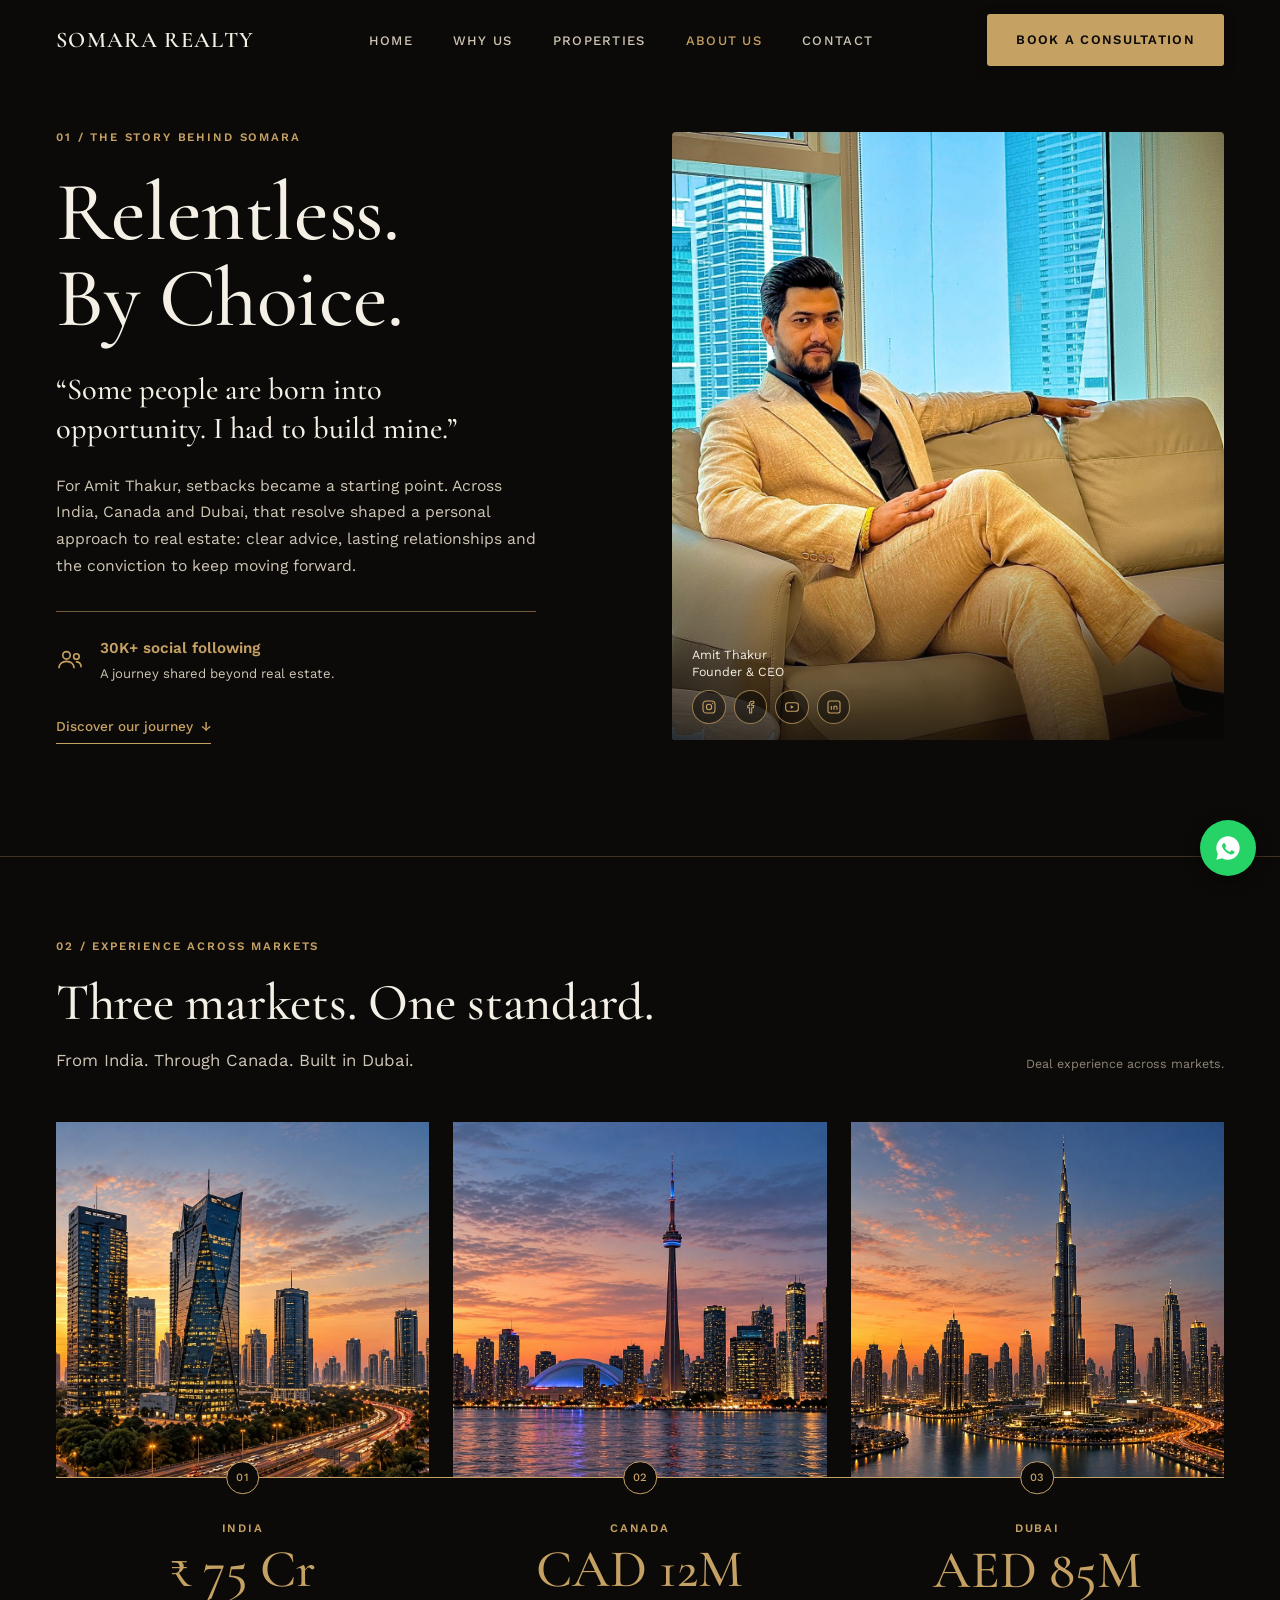
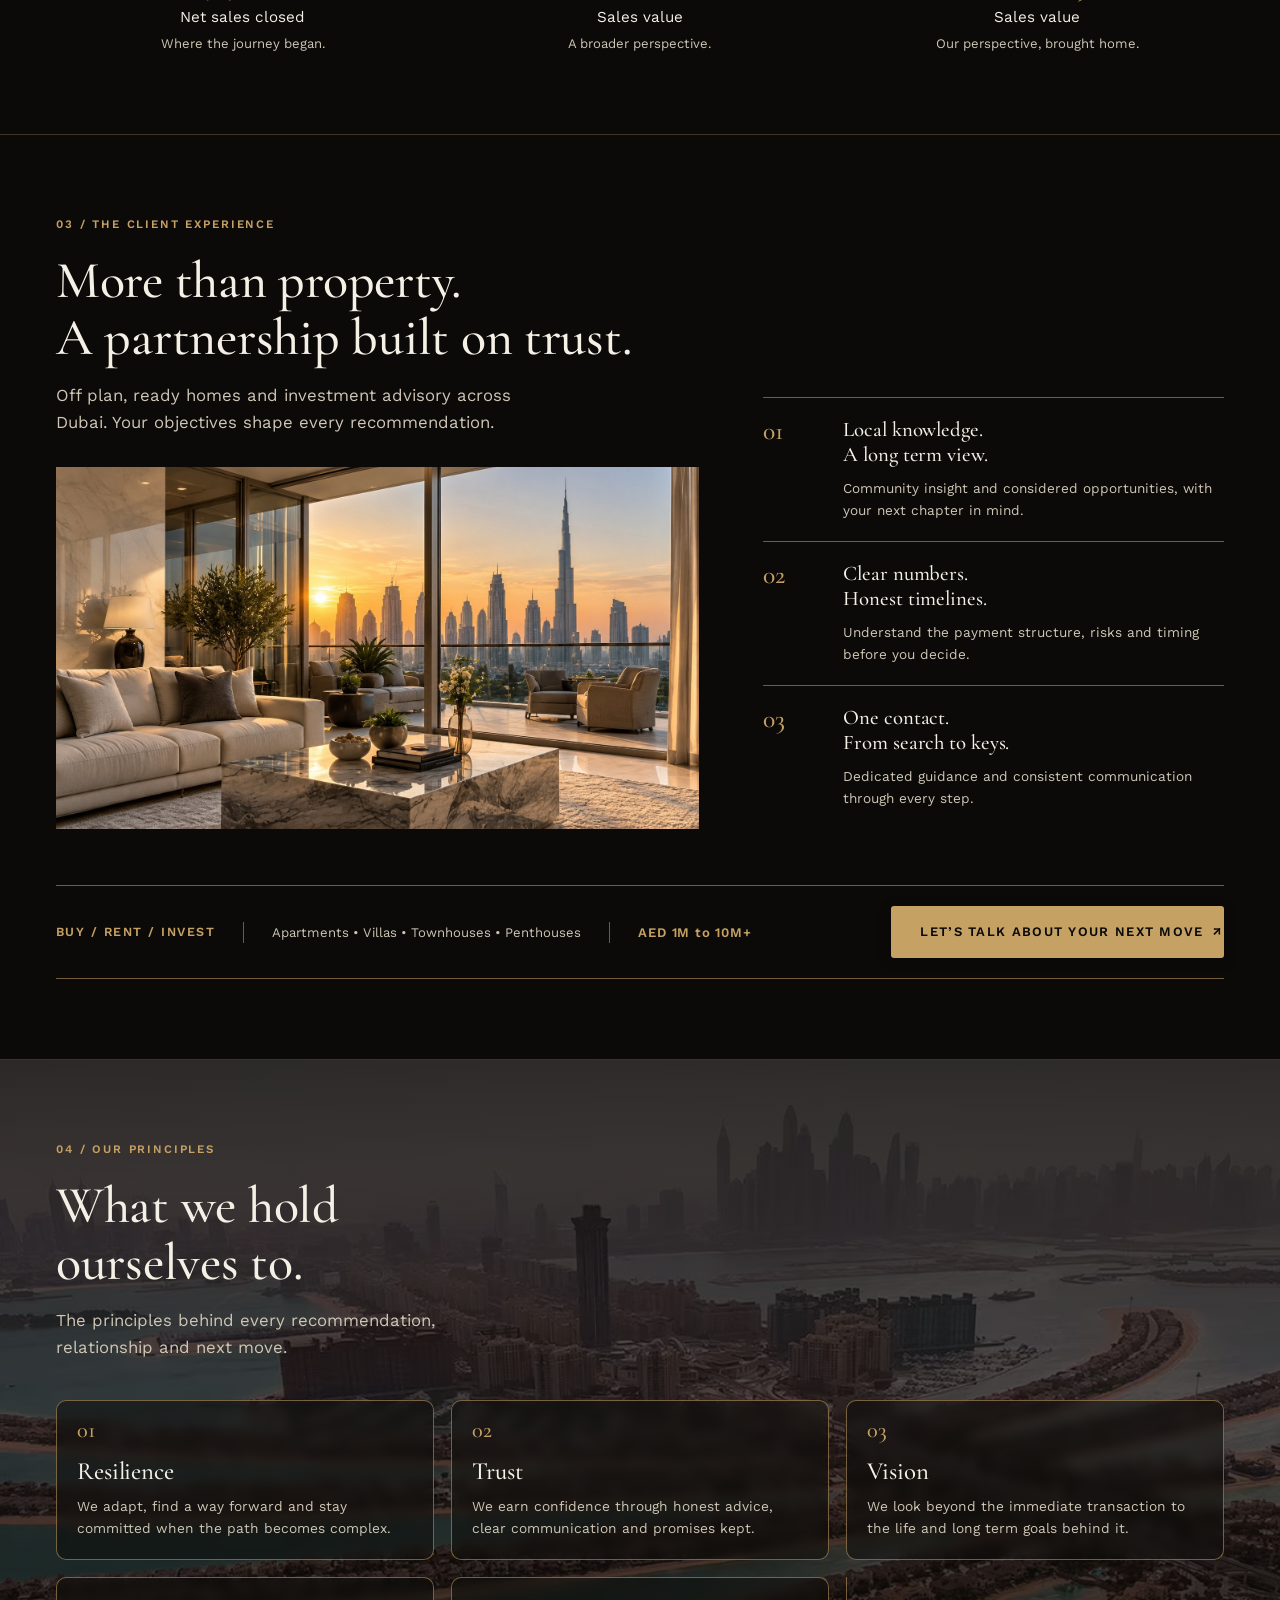
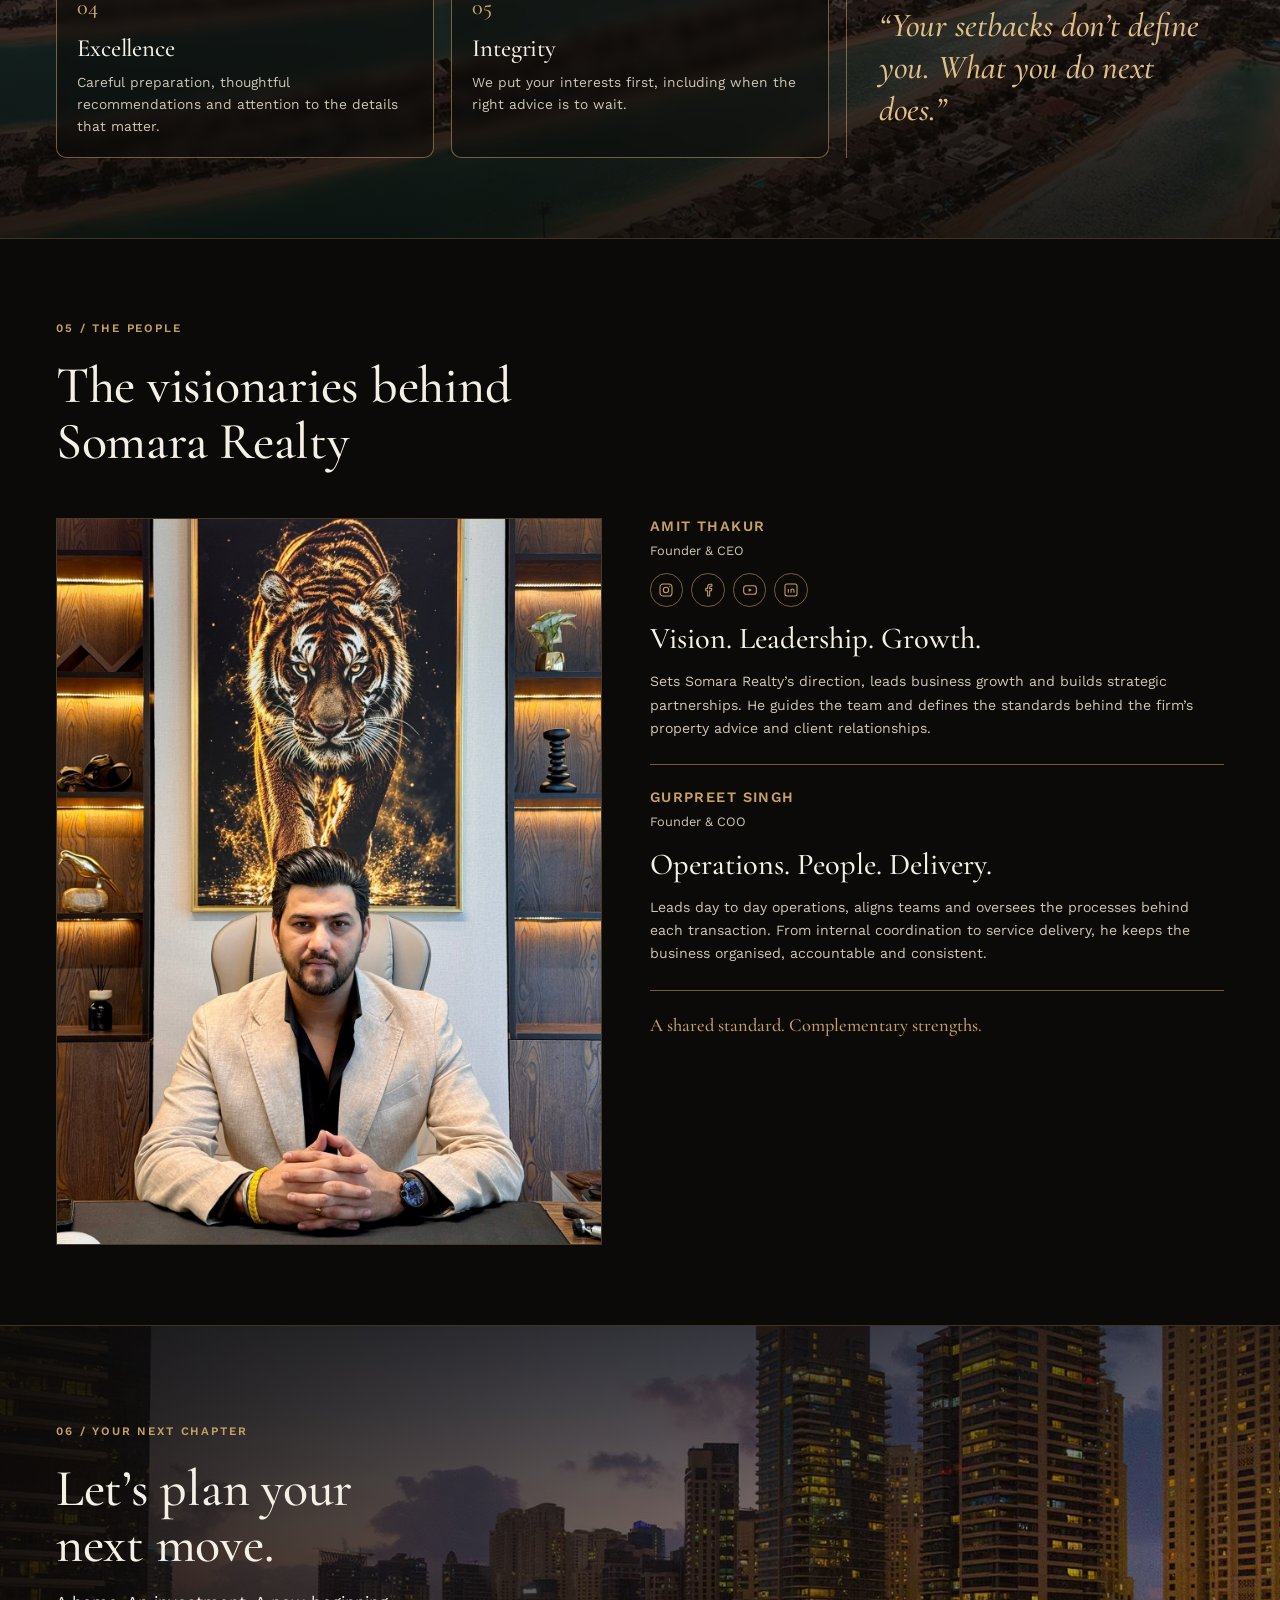
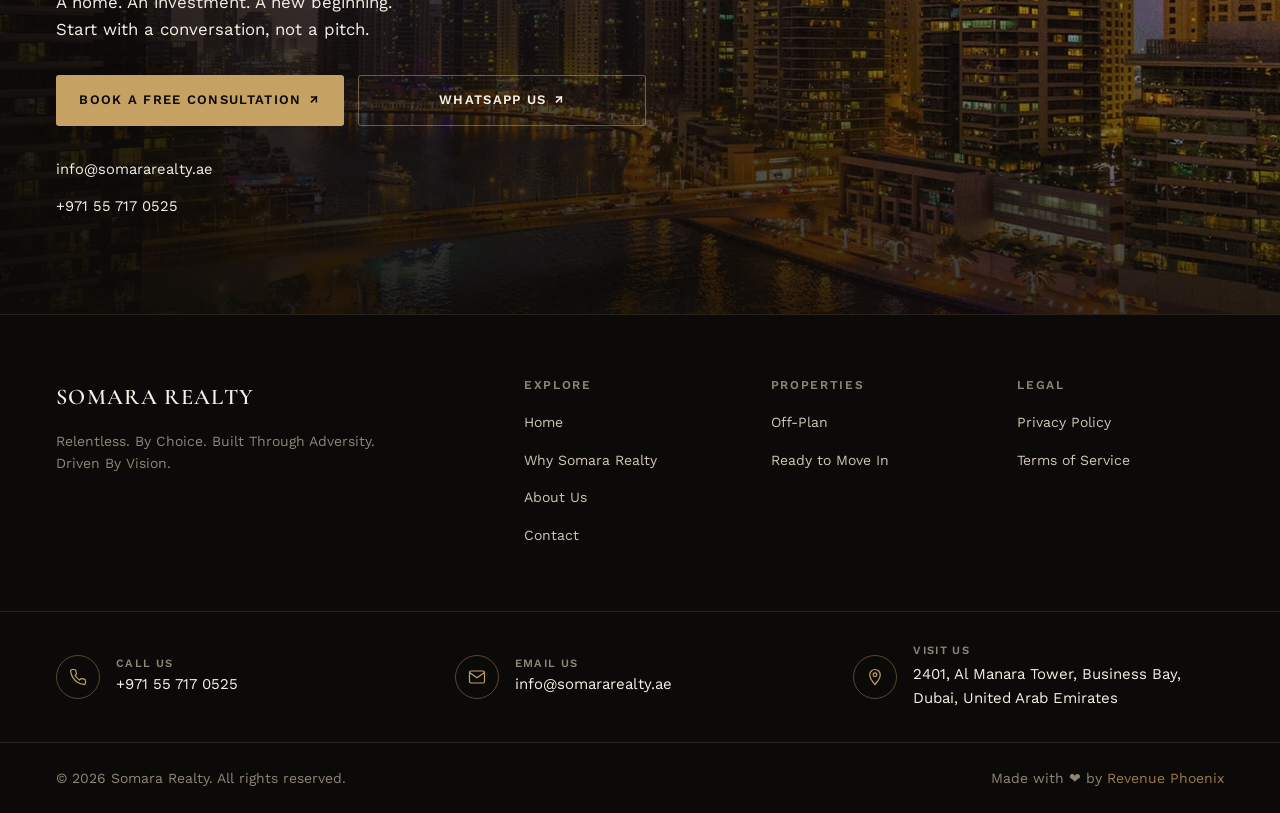
<file: about/index.html>
<!DOCTYPE html>
<html lang="en">
<head>
  <!-- Google tag (gtag.js) -->
<script async src="https://www.googletagmanager.com/gtag/js?id=G-ZMEXQ8PFSH"></script>
<script>
  window.dataLayer = window.dataLayer || [];
  function gtag(){dataLayer.push(arguments);}
  gtag('js', new Date());

  gtag('config', 'G-ZMEXQ8PFSH');
</script>
<meta charset="UTF-8" />
<meta name="viewport" content="width=device-width, initial-scale=1.0" />
  <link rel="icon" href="/favicon.ico" sizes="any" />
<link rel="icon" type="image/png" sizes="16x16" href="/images/favicon-16.png" />
<link rel="icon" type="image/png" sizes="32x32" href="/images/favicon-32.png" />
<link rel="icon" type="image/png" sizes="192x192" href="/images/favicon-192.png" />
<link rel="apple-touch-icon" sizes="180x180" href="/images/apple-touch-icon.png" />
<title>About Us | Somara Realty</title>
<meta name="description" content="The story behind Somara Realty: a Dubai real estate practice built on resilience, trust, and vision." />
<link rel="preconnect" href="https://fonts.googleapis.com">
<link rel="preconnect" href="https://fonts.gstatic.com" crossorigin>
<link href="https://fonts.googleapis.com/css2?family=Cormorant+Garamond:ital,wght@0,500;0,600;0,700;1,500;1,600&family=Work+Sans:wght@400;500;600&display=swap" rel="stylesheet">
<link rel="stylesheet" href="/css/styles.css" />
<link rel="stylesheet" href="/css/about.css" />
</head>
<body>

<a href="#main-content" class="skip-link">Skip to content</a>

<header class="site-header">
  <div class="container">
    <a href="/" class="logo" aria-label="Somara Realty home">SOMARA REALTY</a>
    <nav class="main-nav" aria-label="Primary">
      <ul>
        <li><a href="/">Home</a></li>
        <li><a href="/#why-somara">Why Us</a></li>
        <li><a href="/#browse">Properties</a></li>
        <li><a href="/about/" class="active">About Us</a></li>
        <li><a href="/contact/">Contact</a></li>
      </ul>
    </nav>
    <a href="/contact/" class="btn btn-primary header-cta js-open-consultation">Book a Consultation</a>
    <button type="button" class="menu-toggle" aria-label="Open menu">
      <svg width="22" height="16" viewBox="0 0 22 16" fill="none" aria-hidden="true"><path d="M0 1H22M0 8H22M0 15H22" stroke="currentColor" stroke-width="1.5"/></svg>
    </button>
  </div>
</header>

<div class="mobile-menu" role="dialog" aria-modal="true" aria-label="Mobile navigation">
  <div class="mobile-menu-top">
    <span class="logo">SOMARA REALTY</span>
    <button type="button" class="mobile-menu-close" aria-label="Close menu">
      <svg width="20" height="20" viewBox="0 0 20 20" fill="none" aria-hidden="true"><path d="M1 1l18 18M19 1L1 19" stroke="currentColor" stroke-width="1.4"/></svg>
    </button>
  </div>
  <nav aria-label="Mobile">
    <a href="/">Home</a>
    <a href="/#why-somara">Why Us</a>
    <a href="/#browse">Properties</a>
    <a href="/about/">About Us</a>
    <a href="/contact/">Contact</a>
  </nav>
  <div class="mobile-menu-footer">
    <a href="/contact/" class="btn btn-primary btn-block js-open-consultation">Book a Consultation</a>
  </div>
</div>

<main id="main-content" class="ab">

  <!-- 01 · THE STORY -->
  <section class="ab-hero" aria-labelledby="ab-h1">
    <div class="ab-hero-text">
      <p class="ab-eyebrow">01 / The story behind Somara</p>
      <h1 id="ab-h1">Relentless.<br>By Choice.</h1>
      <blockquote class="ab-quote">&ldquo;Some people are born into opportunity. I had to build mine.&rdquo;</blockquote>
      <p class="ab-lead">For Amit Thakur, setbacks became a starting point. Across India, Canada and Dubai, that resolve shaped a personal approach to real estate: clear advice, lasting relationships and the conviction to keep moving forward.</p>
      <div class="ab-follow">
        <svg viewBox="0 0 24 24" fill="none" stroke="currentColor" stroke-width="1.4" aria-hidden="true"><circle cx="9" cy="8" r="3.2"/><path d="M2.5 19c0-3.6 2.9-5.8 6.5-5.8s6.5 2.2 6.5 5.8"/><circle cx="17.5" cy="9" r="2.4"/><path d="M17 13.4c2.6.2 4.5 2 4.5 4.8"/></svg>
        <div><strong>30K+ social following</strong><span>A journey shared beyond real estate.</span></div>
      </div>
      <a href="#ab-markets" class="ab-link">Discover our journey <span aria-hidden="true">&darr;</span></a>
    </div>
    <figure class="ab-hero-photo">
      <img src="/images/about/amit-hero.jpg" alt="Amit Thakur, Founder and CEO of Somara Realty" onerror="this.style.display='none'" />
      <figcaption>Amit Thakur<br>Founder &amp; CEO
        <span class="ab-social" hidden>
          <a href="#" data-amit-social="instagram" target="_blank" rel="noopener noreferrer" aria-label="Amit Thakur on Instagram" hidden><svg viewBox="0 0 24 24" fill="none" stroke="currentColor" stroke-width="1.6" aria-hidden="true"><rect x="3" y="3" width="18" height="18" rx="5"/><circle cx="12" cy="12" r="4"/><circle cx="17.5" cy="6.5" r="0.9" fill="currentColor" stroke="none"/></svg></a>
          <a href="#" data-amit-social="facebook" target="_blank" rel="noopener noreferrer" aria-label="Amit Thakur on Facebook" hidden><svg viewBox="0 0 24 24" fill="none" stroke="currentColor" stroke-width="1.6" stroke-linecap="round" stroke-linejoin="round" aria-hidden="true"><path d="M14.5 21v-8h2.7l.5-3.2h-3.2V7.9c0-.9.4-1.6 1.7-1.6h1.6V3.5c-.3 0-1.3-.2-2.4-.2-2.5 0-4 1.5-4 4.2v2.3H8.6V13h2.8v8z"/></svg></a>
          <a href="#" data-amit-social="youtube" target="_blank" rel="noopener noreferrer" aria-label="Amit Thakur on YouTube" hidden><svg viewBox="0 0 24 24" fill="none" stroke="currentColor" stroke-width="1.6" stroke-linejoin="round" aria-hidden="true"><rect x="2.5" y="5.5" width="19" height="13" rx="4"/><path d="M10 9.2v5.6l4.8-2.8z" fill="currentColor" stroke="none"/></svg></a>
          <a href="#" data-amit-social="linkedin" target="_blank" rel="noopener noreferrer" aria-label="Amit Thakur on LinkedIn" hidden><svg viewBox="0 0 24 24" fill="none" stroke="currentColor" stroke-width="1.6" aria-hidden="true"><rect x="3" y="3" width="18" height="18" rx="3"/><path d="M8 10.5V16M8 7.8v.1M12 16v-5.5M12 12.8c0-1.5 1-2.3 2.3-2.3S16.5 11.3 16.5 13V16"/></svg></a>
        </span>
      </figcaption>
    </figure>
  </section>

  <!-- 02 · THREE MARKETS -->
  <section class="ab-section" id="ab-markets" aria-labelledby="ab-markets-h">
    <div class="ab-wrap">
      <p class="ab-eyebrow">02 / Experience across markets</p>
      <div class="ab-markets-head">
        <div>
          <h2 class="ab-h2" id="ab-markets-h">Three markets. One standard.</h2>
          <p class="ab-sub">From India. Through Canada. Built in Dubai.</p>
        </div>
        <p class="ab-aside">Deal experience across markets.</p>
      </div>

      <div class="ab-markets-grid">
        <article class="ab-market">
          <div class="ab-market-top">
            <div class="ab-market-media"><img src="/images/about/market-india.jpg" alt="India skyline at dusk" loading="lazy" onerror="this.style.display='none'" /></div>
            <span class="ab-node" aria-hidden="true">01</span>
          </div>
          <div class="ab-market-body">
            <p class="ab-market-label">India</p>
            <p class="ab-market-num">&#8377; 75 Cr</p>
            <p class="ab-market-what">Net sales closed</p>
            <p class="ab-market-note">Where the journey began.</p>
          </div>
        </article>
        <article class="ab-market">
          <div class="ab-market-top">
            <div class="ab-market-media"><img src="/images/about/market-canada.jpg" alt="Toronto skyline at dusk" loading="lazy" onerror="this.style.display='none'" /></div>
            <span class="ab-node" aria-hidden="true">02</span>
          </div>
          <div class="ab-market-body">
            <p class="ab-market-label">Canada</p>
            <p class="ab-market-num">CAD 12M</p>
            <p class="ab-market-what">Sales value</p>
            <p class="ab-market-note">A broader perspective.</p>
          </div>
        </article>
        <article class="ab-market">
          <div class="ab-market-top">
            <div class="ab-market-media"><img src="/images/about/market-dubai.jpg" alt="Dubai skyline with Burj Khalifa at dusk" loading="lazy" onerror="this.style.display='none'" /></div>
            <span class="ab-node" aria-hidden="true">03</span>
          </div>
          <div class="ab-market-body">
            <p class="ab-market-label">Dubai</p>
            <p class="ab-market-num">AED 85M</p>
            <p class="ab-market-what">Sales value</p>
            <p class="ab-market-note">Our perspective, brought home.</p>
          </div>
        </article>
      </div>
    </div>
  </section>

  <!-- 03 · THE CLIENT EXPERIENCE -->
  <section class="ab-section" aria-labelledby="ab-client-h">
    <div class="ab-wrap">
      <div class="ab-client-grid">
        <div>
          <p class="ab-eyebrow">03 / The client experience</p>
          <h2 class="ab-h2" id="ab-client-h">More than property.<br>A partnership built on trust.</h2>
          <p class="ab-sub" style="max-width:30rem;">Off plan, ready homes and investment advisory across Dubai. Your objectives shape every recommendation.</p>
          <div class="ab-client-photo"><img src="/images/about/client-experience.jpg" alt="Living room with a view of the Dubai skyline" loading="lazy" onerror="this.style.display='none'" /></div>
        </div>
        <div class="ab-points">
          <div class="ab-point">
            <span class="ab-point-num">01</span>
            <div><h3>Local knowledge.<br>A long term view.</h3><p>Community insight and considered opportunities, with your next chapter in mind.</p></div>
          </div>
          <div class="ab-point">
            <span class="ab-point-num">02</span>
            <div><h3>Clear numbers.<br>Honest timelines.</h3><p>Understand the payment structure, risks and timing before you decide.</p></div>
          </div>
          <div class="ab-point">
            <span class="ab-point-num">03</span>
            <div><h3>One contact.<br>From search to keys.</h3><p>Dedicated guidance and consistent communication through every step.</p></div>
          </div>
        </div>
      </div>

      <div class="ab-strip">
        <span class="ab-strip-tag">Buy / Rent / Invest</span>
        <span class="ab-strip-types">Apartments &bull; Villas &bull; Townhouses &bull; Penthouses</span>
        <span class="ab-strip-range">AED 1M to 10M+</span>
        <a href="/contact/" class="btn btn-primary js-open-consultation">Let&rsquo;s talk about your next move <span aria-hidden="true">&nearr;</span></a>
      </div>
    </div>
  </section>

  <!-- 04 · PRINCIPLES -->
  <section class="ab-section ab-principles" aria-labelledby="ab-principles-h">
    <div class="ab-wrap">
      <p class="ab-eyebrow">04 / Our principles</p>
      <h2 class="ab-h2" id="ab-principles-h">What we hold<br>ourselves to.</h2>
      <p class="ab-sub" style="max-width:26rem;">The principles behind every recommendation, relationship and next move.</p>

      <div class="ab-cards">
        <div class="ab-card"><div class="ab-card-head"><span>01</span></div><h3>Resilience</h3><p>We adapt, find a way forward and stay committed when the path becomes complex.</p></div>
        <div class="ab-card"><div class="ab-card-head"><span>02</span></div><h3>Trust</h3><p>We earn confidence through honest advice, clear communication and promises kept.</p></div>
        <div class="ab-card"><div class="ab-card-head"><span>03</span></div><h3>Vision</h3><p>We look beyond the immediate transaction to the life and long term goals behind it.</p></div>
        <div class="ab-card"><div class="ab-card-head"><span>04</span></div><h3>Excellence</h3><p>Careful preparation, thoughtful recommendations and attention to the details that matter.</p></div>
        <div class="ab-card"><div class="ab-card-head"><span>05</span></div><h3>Integrity</h3><p>We put your interests first, including when the right advice is to wait.</p></div>
        <p class="ab-pullquote">&ldquo;Your setbacks don&rsquo;t define you. What you do next does.&rdquo;</p>
      </div>
    </div>
  </section>

  <!-- 05 · THE PEOPLE -->
  <section class="ab-section" aria-labelledby="ab-people-h">
    <div class="ab-wrap">
      <p class="ab-eyebrow">05 / The people</p>
      <h2 class="ab-h2" id="ab-people-h">The visionaries behind<br>Somara Realty</h2>

      <div class="ab-people-grid">
        <figure class="ab-people-photo"><img src="/images/about/amit-portrait.jpg" alt="Amit Thakur, Founder and CEO, at his desk" loading="lazy" onerror="this.style.display='none'" /></figure>
        <div>
          <div class="ab-person">
            <h3 class="ab-name">Amit Thakur</h3>
            <p class="ab-role">Founder &amp; CEO</p>
            <span class="ab-social" hidden>
              <a href="#" data-amit-social="instagram" target="_blank" rel="noopener noreferrer" aria-label="Amit Thakur on Instagram" hidden><svg viewBox="0 0 24 24" fill="none" stroke="currentColor" stroke-width="1.6" aria-hidden="true"><rect x="3" y="3" width="18" height="18" rx="5"/><circle cx="12" cy="12" r="4"/><circle cx="17.5" cy="6.5" r="0.9" fill="currentColor" stroke="none"/></svg></a>
              <a href="#" data-amit-social="facebook" target="_blank" rel="noopener noreferrer" aria-label="Amit Thakur on Facebook" hidden><svg viewBox="0 0 24 24" fill="none" stroke="currentColor" stroke-width="1.6" stroke-linecap="round" stroke-linejoin="round" aria-hidden="true"><path d="M14.5 21v-8h2.7l.5-3.2h-3.2V7.9c0-.9.4-1.6 1.7-1.6h1.6V3.5c-.3 0-1.3-.2-2.4-.2-2.5 0-4 1.5-4 4.2v2.3H8.6V13h2.8v8z"/></svg></a>
              <a href="#" data-amit-social="youtube" target="_blank" rel="noopener noreferrer" aria-label="Amit Thakur on YouTube" hidden><svg viewBox="0 0 24 24" fill="none" stroke="currentColor" stroke-width="1.6" stroke-linejoin="round" aria-hidden="true"><rect x="2.5" y="5.5" width="19" height="13" rx="4"/><path d="M10 9.2v5.6l4.8-2.8z" fill="currentColor" stroke="none"/></svg></a>
              <a href="#" data-amit-social="linkedin" target="_blank" rel="noopener noreferrer" aria-label="Amit Thakur on LinkedIn" hidden><svg viewBox="0 0 24 24" fill="none" stroke="currentColor" stroke-width="1.6" aria-hidden="true"><rect x="3" y="3" width="18" height="18" rx="3"/><path d="M8 10.5V16M8 7.8v.1M12 16v-5.5M12 12.8c0-1.5 1-2.3 2.3-2.3S16.5 11.3 16.5 13V16"/></svg></a>
            </span>
            <p class="ab-tagline">Vision. Leadership. Growth.</p>
            <p class="ab-bio">Sets Somara Realty&rsquo;s direction, leads business growth and builds strategic partnerships. He guides the team and defines the standards behind the firm&rsquo;s property advice and client relationships.</p>
          </div>
          <div class="ab-person">
            <h3 class="ab-name">Gurpreet Singh</h3>
            <p class="ab-role">Founder &amp; COO</p>
            <p class="ab-tagline">Operations. People. Delivery.</p>
            <p class="ab-bio">Leads day to day operations, aligns teams and oversees the processes behind each transaction. From internal coordination to service delivery, he keeps the business organised, accountable and consistent.</p>
          </div>
          <p class="ab-shared">A shared standard. Complementary strengths.</p>
        </div>
      </div>
    </div>
  </section>

  <!-- 06 · NEXT CHAPTER -->
  <section class="ab-section ab-cta" aria-labelledby="ab-cta-h">
    <div class="ab-wrap ab-section-inner">
      <p class="ab-eyebrow">06 / Your next chapter</p>
      <h2 class="ab-h2" id="ab-cta-h">Let&rsquo;s plan your next move.</h2>
      <p class="ab-sub">A home. An investment. A new beginning.<br>Start with a conversation, not a pitch.</p>
      <div class="ab-cta-btns">
        <a href="/contact/" class="btn btn-primary js-open-consultation">Book a free consultation <span aria-hidden="true">&nearr;</span></a>
        <a href="#" id="footerWhatsapp" class="btn btn-outline" target="_blank" rel="noopener noreferrer" style="display:none;">WhatsApp us <span aria-hidden="true">&nearr;</span></a>
      </div>
      <div class="ab-contact-lines">
        <a href="mailto:info@somararealty.ae" id="contactEmail"><svg viewBox="0 0 24 24" fill="none" stroke="currentColor" stroke-width="1.5" aria-hidden="true"><rect x="2" y="4" width="20" height="16" rx="2"/><path d="M2 6l10 7 10-7"/></svg>info@somararealty.ae</a>
        <a href="tel:+971557170525" id="contactPhone"><svg viewBox="0 0 24 24" fill="none" stroke="currentColor" stroke-width="1.5" aria-hidden="true"><path d="M22 16.92v3a2 2 0 0 1-2.18 2 19.79 19.79 0 0 1-8.63-3.07 19.5 19.5 0 0 1-6-6 19.79 19.79 0 0 1-3.07-8.67A2 2 0 0 1 4.11 2h3a2 2 0 0 1 2 1.72c.127.96.362 1.903.7 2.81a2 2 0 0 1-.45 2.11L8.09 9.91a16 16 0 0 0 6 6l1.27-1.27a2 2 0 0 1 2.11-.45c.907.338 1.85.573 2.81.7A2 2 0 0 1 22 16.92z"/></svg>+971 55 717 0525</a>
      </div>
    </div>
  </section>

</main>

<footer class="site-footer">
  <div class="container footer-top">
    <div class="footer-brand">
      <a href="/" class="logo" aria-label="Somara Realty home">SOMARA REALTY</a>
      <p class="body-sm" style="margin-top:1rem; max-width:22rem;">Relentless. By Choice. Built Through Adversity. Driven By Vision.</p>
    </div>
    <div class="footer-links-grid">
      <div>
        <h2>Explore</h2>
        <ul>
          <li><a href="/">Home</a></li>
          <li><a href="/#why-somara">Why Somara Realty</a></li>
          <li><a href="/about/">About Us</a></li>
          <li><a href="/contact/">Contact</a></li>
        </ul>
      </div>
      <div>
        <h2>Properties</h2>
        <ul>
          <li><a href="/#off-plan">Off-Plan</a></li>
          <li><a href="/#ready-to-move-in">Ready to Move In</a></li>
        </ul>
      </div>
      <div>
        <h2>Legal</h2>
        <ul>
          <li><a href="/privacy/">Privacy Policy</a></li>
          <li><a href="/terms/">Terms of Service</a></li>
        </ul>
      </div>
    </div>
  </div>
  <div class="container footer-contact-bar">
    <div class="footer-contact-item">
      <span class="footer-contact-icon" aria-hidden="true"><svg width="18" height="18" viewBox="0 0 24 24" fill="none" stroke="currentColor" stroke-width="1.6"><path d="M22 16.92v3a2 2 0 0 1-2.18 2 19.79 19.79 0 0 1-8.63-3.07 19.5 19.5 0 0 1-6-6 19.79 19.79 0 0 1-3.07-8.67A2 2 0 0 1 4.11 2h3a2 2 0 0 1 2 1.72c.127.96.362 1.903.7 2.81a2 2 0 0 1-.45 2.11L8.09 9.91a16 16 0 0 0 6 6l1.27-1.27a2 2 0 0 1 2.11-.45c.907.338 1.85.573 2.81.7A2 2 0 0 1 22 16.92z"/></svg></span>
      <div>
        <h3>Call Us</h3>
        <a href="tel:+971557170525" id="footerBarPhone">+971 55 717 0525</a>
      </div>
    </div>
    <div class="footer-contact-item">
      <span class="footer-contact-icon" aria-hidden="true"><svg width="18" height="18" viewBox="0 0 24 24" fill="none" stroke="currentColor" stroke-width="1.6"><rect x="2" y="4" width="20" height="16" rx="2"/><path d="M2 6l10 7 10-7"/></svg></span>
      <div>
        <h3>Email Us</h3>
        <a href="mailto:info@somararealty.ae" id="footerBarEmail">info@somararealty.ae</a>
      </div>
    </div>
    <div class="footer-contact-item">
      <span class="footer-contact-icon" aria-hidden="true"><svg width="18" height="18" viewBox="0 0 24 24" fill="none" stroke="currentColor" stroke-width="1.6"><path d="M12 22s7-7.58 7-13a7 7 0 1 0-14 0c0 5.42 7 13 7 13z"/><circle cx="12" cy="9" r="2.5"/></svg></span>
      <div>
        <h3>Visit Us</h3>
        <p>Dubai, United Arab Emirates</p>
      </div>
    </div>
  </div>
  <div class="container footer-bottom">
    <p>&copy; <span id="year"></span> Somara Realty. All rights reserved.</p>
        <p class="footer-credit">Made with <span aria-hidden="true">&#10084;</span> by <a href="https://revenuephoenix.com" target="_blank" rel="noopener noreferrer">Revenue Phoenix</a></p>
  </div>
</footer>

  <div class="modal-overlay" id="leadModal" role="dialog" aria-modal="true" aria-label="Book a consultation">
  <div class="modal lead-modal" id="leadModalContent"></div>
</div>
<a href="#" id="whatsappFloat" class="whatsapp-float" target="_blank" rel="noopener noreferrer" aria-label="Chat on WhatsApp">
  <svg width="28" height="28" viewBox="0 0 24 24" fill="white" aria-hidden="true"><path d="M12 2C6.48 2 2 6.48 2 12c0 1.85.5 3.58 1.36 5.07L2 22l5.07-1.32A9.94 9.94 0 0 0 12 22c5.52 0 10-4.48 10-10S17.52 2 12 2zm5.2 14.2c-.22.62-1.27 1.18-1.75 1.24-.45.06-1 .08-1.62-.1-.37-.11-.85-.27-1.46-.53-2.57-1.11-4.25-3.7-4.38-3.87-.13-.17-1.04-1.38-1.04-2.64s.66-1.87.9-2.13c.22-.24.5-.3.66-.3h.47c.15 0 .35-.06.55.42.22.53.73 1.83.8 1.96.06.13.1.28.02.45-.08.17-.13.28-.25.43-.13.15-.27.34-.38.46-.13.13-.26.28-.11.55.15.27.68 1.12 1.46 1.82 1 .9 1.85 1.18 2.12 1.31.27.13.43.11.59-.07.16-.18.68-.79.86-1.06.18-.27.36-.22.6-.13.25.09 1.55.73 1.82.86.27.13.45.2.51.31.07.11.07.62-.15 1.24z"/></svg>
</a>
<script src="/js/main.js"></script>
</body>
</html>
</file>
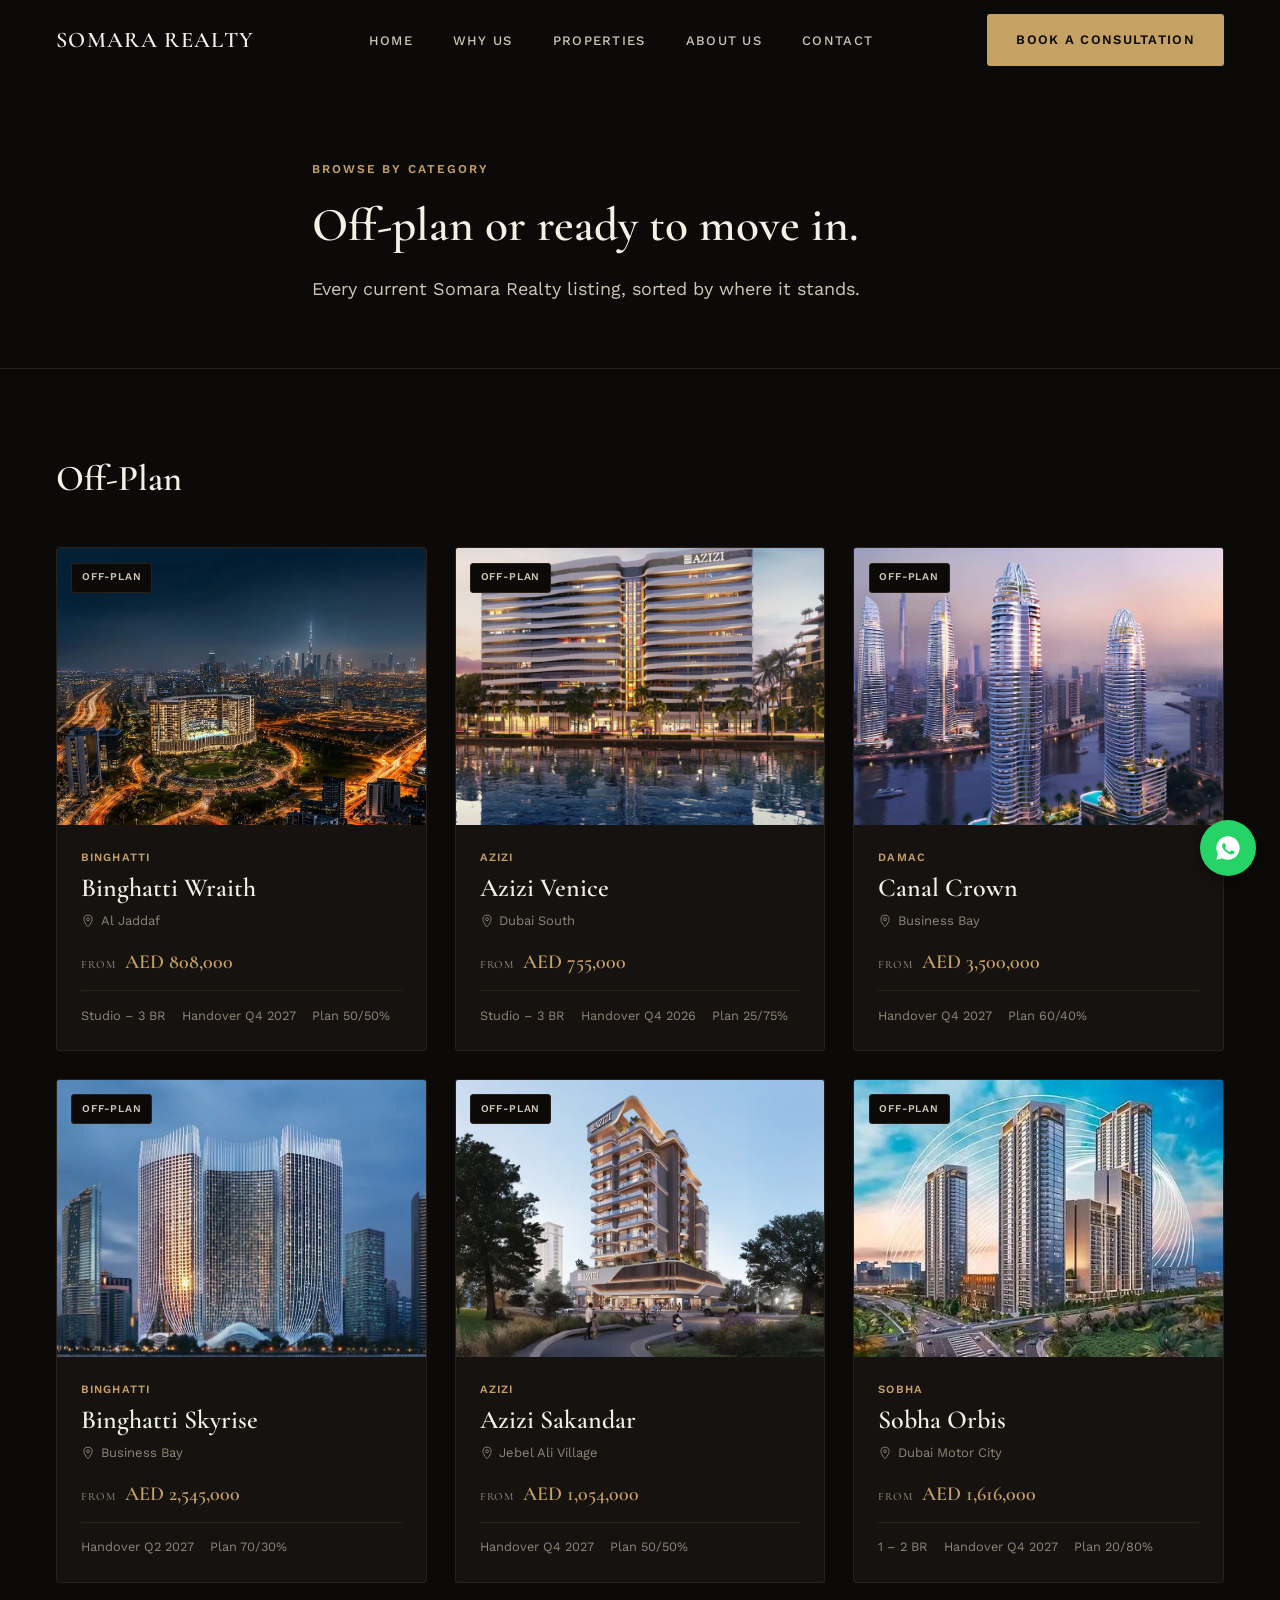
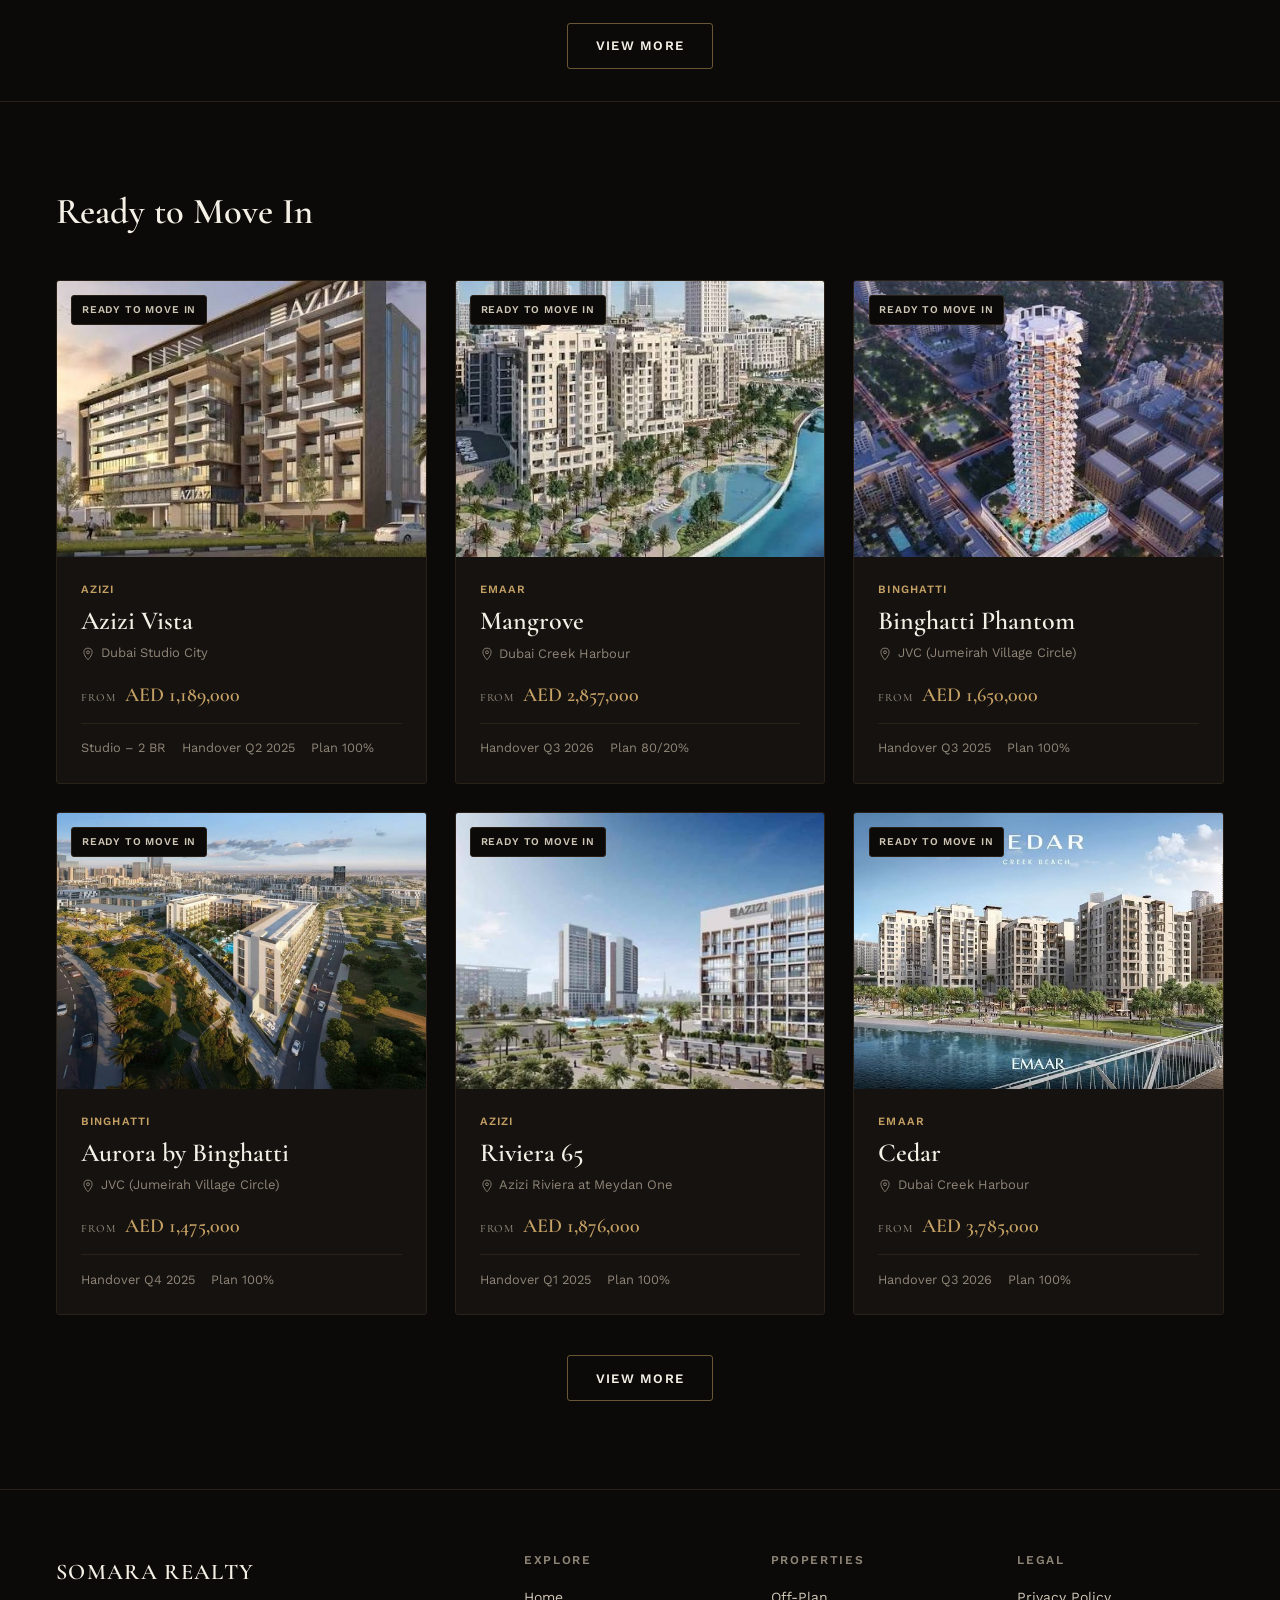
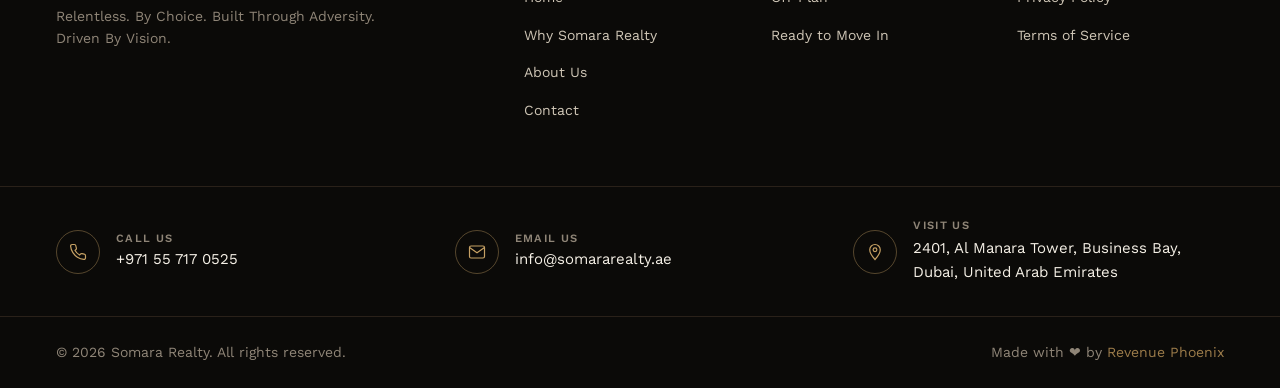
<file: categories/index.html>
<!DOCTYPE html>
<html lang="en">
<head>
  <!-- Google tag (gtag.js) -->
<script async src="https://www.googletagmanager.com/gtag/js?id=G-ZMEXQ8PFSH"></script>
<script>
  window.dataLayer = window.dataLayer || [];
  function gtag(){dataLayer.push(arguments);}
  gtag('js', new Date());

  gtag('config', 'G-ZMEXQ8PFSH');
</script>
<meta charset="UTF-8" />
<meta name="viewport" content="width=device-width, initial-scale=1.0" />
  <link rel="icon" href="/favicon.ico" sizes="any" />
<link rel="icon" type="image/png" sizes="16x16" href="/images/favicon-16.png" />
<link rel="icon" type="image/png" sizes="32x32" href="/images/favicon-32.png" />
<link rel="icon" type="image/png" sizes="192x192" href="/images/favicon-192.png" />
<link rel="apple-touch-icon" sizes="180x180" href="/images/apple-touch-icon.png" />
<title>Browse by Category | Somara Realty</title>
<meta name="description" content="Browse Somara Realty properties by Off-Plan or Ready to Move In." />
<link rel="preconnect" href="https://fonts.googleapis.com">
<link rel="preconnect" href="https://fonts.gstatic.com" crossorigin>
<link href="https://fonts.googleapis.com/css2?family=Cormorant+Garamond:ital,wght@0,500;0,600;0,700;1,500;1,600&family=Work+Sans:wght@400;500;600&display=swap" rel="stylesheet">
<link rel="stylesheet" href="/css/styles.css" />
</head>
<body>

<a href="#main-content" class="skip-link">Skip to content</a>

<header class="site-header">
  <div class="container">
    <a href="/" class="logo" aria-label="Somara Realty home">SOMARA REALTY</a>
    <nav class="main-nav" aria-label="Primary">
      <ul>
        <li><a href="/">Home</a></li>
        <li><a href="/#why-somara">Why Us</a></li>
        <li><a href="/#browse">Properties</a></li>
        <li><a href="/about/">About Us</a></li>
        <li><a href="/contact/">Contact</a></li>
      </ul>
    </nav>
    <a href="/contact/" class="btn btn-primary header-cta js-open-consultation">Book a Consultation</a>
    <button type="button" class="menu-toggle" aria-label="Open menu">
      <svg width="22" height="16" viewBox="0 0 22 16" fill="none" aria-hidden="true"><path d="M0 1H22M0 8H22M0 15H22" stroke="currentColor" stroke-width="1.5"/></svg>
    </button>
  </div>
</header>

<div class="mobile-menu" role="dialog" aria-modal="true" aria-label="Mobile navigation">
  <div class="mobile-menu-top">
    <span class="logo">SOMARA REALTY</span>
    <button type="button" class="mobile-menu-close" aria-label="Close menu">
      <svg width="20" height="20" viewBox="0 0 20 20" fill="none" aria-hidden="true"><path d="M1 1l18 18M19 1L1 19" stroke="currentColor" stroke-width="1.4"/></svg>
    </button>
  </div>
  <nav aria-label="Mobile">
    <a href="/">Home</a>
    <a href="/#why-somara">Why Us</a>
    <a href="/#browse">Properties</a>
    <a href="/about/">About Us</a>
    <a href="/contact/">Contact</a>
  </nav>
  <div class="mobile-menu-footer">
    <a href="/contact/" class="btn btn-primary btn-block js-open-consultation">Book a Consultation</a>
  </div>
</div>

<main id="main-content">

  <section class="page-hero">
    <div class="container" style="max-width:48rem;">
      <span class="eyebrow">Browse By Category</span>
      <h1>Off-plan or ready to move in.</h1>
      <p class="body-lg">Every current Somara Realty listing, sorted by where it stands.</p>
    </div>
  </section>

  <section class="section" id="off-plan" style="padding-bottom:2rem;">
    <div class="container">
      <h2>Off-Plan</h2>
      <div class="properties-grid" id="propertyGridOffPlan"></div>
      <div class="view-more-wrap" id="offPlanViewMoreWrap" style="display:none;">
        <button type="button" class="btn btn-outline" id="offPlanViewMoreBtn">View More</button>
      </div>
    </div>
  </section>

  <section class="section" id="ready-to-move-in" style="border-top:1px solid var(--ink-3);">
    <div class="container">
      <h2>Ready to Move In</h2>
      <div class="properties-grid" id="propertyGridReady"></div>
      <div class="view-more-wrap" id="readyViewMoreWrap" style="display:none;">
        <button type="button" class="btn btn-outline" id="readyViewMoreBtn">View More</button>
      </div>
    </div>
  </section>

</main>

<footer class="site-footer">
  <div class="container footer-top">
    <div class="footer-brand">
      <span class="logo">SOMARA REALTY</span>
      <p class="body-sm" style="margin-top:1rem; max-width:22rem;">Relentless. By Choice. Built Through Adversity. Driven By Vision.</p>
    </div>
    <div class="footer-links-grid">
      <div>
        <h2>Explore</h2>
        <ul>
          <li><a href="/">Home</a></li>
          <li><a href="/#why-somara">Why Somara Realty</a></li>
          <li><a href="/about/">About Us</a></li>
          <li><a href="/contact/">Contact</a></li>
        </ul>
      </div>
      <div>
        <h2>Properties</h2>
        <ul>
          <li><a href="/#off-plan">Off-Plan</a></li>
          <li><a href="/#ready-to-move-in">Ready to Move In</a></li>
        </ul>
      </div>
      <div>
        <h2>Legal</h2>
        <ul>
          <li><a href="/privacy/">Privacy Policy</a></li>
          <li><a href="/terms/">Terms of Service</a></li>
        </ul>
      </div>
    </div>
  </div>
  <div class="container footer-contact-bar">
    <div class="footer-contact-item">
      <span class="footer-contact-icon" aria-hidden="true"><svg width="18" height="18" viewBox="0 0 24 24" fill="none" stroke="currentColor" stroke-width="1.6"><path d="M22 16.92v3a2 2 0 0 1-2.18 2 19.79 19.79 0 0 1-8.63-3.07 19.5 19.5 0 0 1-6-6 19.79 19.79 0 0 1-3.07-8.67A2 2 0 0 1 4.11 2h3a2 2 0 0 1 2 1.72c.127.96.362 1.903.7 2.81a2 2 0 0 1-.45 2.11L8.09 9.91a16 16 0 0 0 6 6l1.27-1.27a2 2 0 0 1 2.11-.45c.907.338 1.85.573 2.81.7A2 2 0 0 1 22 16.92z"/></svg></span>
      <div>
        <h3>Call Us</h3>
        <a href="tel:+971557170525" id="footerBarPhone">+971 55 717 0525</a>
      </div>
    </div>
    <div class="footer-contact-item">
      <span class="footer-contact-icon" aria-hidden="true"><svg width="18" height="18" viewBox="0 0 24 24" fill="none" stroke="currentColor" stroke-width="1.6"><rect x="2" y="4" width="20" height="16" rx="2"/><path d="M2 6l10 7 10-7"/></svg></span>
      <div>
        <h3>Email Us</h3>
        <a href="mailto:info@somararealty.ae" id="footerBarEmail">info@somararealty.ae</a>
      </div>
    </div>
    <div class="footer-contact-item">
      <span class="footer-contact-icon" aria-hidden="true"><svg width="18" height="18" viewBox="0 0 24 24" fill="none" stroke="currentColor" stroke-width="1.6"><path d="M12 22s7-7.58 7-13a7 7 0 1 0-14 0c0 5.42 7 13 7 13z"/><circle cx="12" cy="9" r="2.5"/></svg></span>
      <div>
        <h3>Visit Us</h3>
        <p>Dubai, United Arab Emirates</p>
      </div>
    </div>
  </div>
  <div class="container footer-bottom">
    <p>&copy; <span id="year"></span> Somara Realty. All rights reserved.</p>
       <p class="footer-credit">Made with <span aria-hidden="true">&#10084;</span> by <a href="https://revenuephoenix.com" target="_blank" rel="noopener noreferrer">Revenue Phoenix</a></p>
  </div>
</footer>

<div class="modal-overlay" id="propertyModal" role="dialog" aria-modal="true" aria-label="Property details">
  <div class="modal" id="propertyModalContent"></div>
</div>
<div class="modal-overlay" id="leadModal" role="dialog" aria-modal="true" aria-label="Ask about this property">
  <div class="modal lead-modal" id="leadModalContent"></div>
</div>

  <a href="#" id="whatsappFloat" class="whatsapp-float" target="_blank" rel="noopener noreferrer" aria-label="Chat on WhatsApp">
  <svg width="28" height="28" viewBox="0 0 24 24" fill="white" aria-hidden="true"><path d="M12 2C6.48 2 2 6.48 2 12c0 1.85.5 3.58 1.36 5.07L2 22l5.07-1.32A9.94 9.94 0 0 0 12 22c5.52 0 10-4.48 10-10S17.52 2 12 2zm5.2 14.2c-.22.62-1.27 1.18-1.75 1.24-.45.06-1 .08-1.62-.1-.37-.11-.85-.27-1.46-.53-2.57-1.11-4.25-3.7-4.38-3.87-.13-.17-1.04-1.38-1.04-2.64s.66-1.87.9-2.13c.22-.24.5-.3.66-.3h.47c.15 0 .35-.06.55.42.22.53.73 1.83.8 1.96.06.13.1.28.02.45-.08.17-.13.28-.25.43-.13.15-.27.34-.38.46-.13.13-.26.28-.11.55.15.27.68 1.12 1.46 1.82 1 .9 1.85 1.18 2.12 1.31.27.13.43.11.59-.07.16-.18.68-.79.86-1.06.18-.27.36-.22.6-.13.25.09 1.55.73 1.82.86.27.13.45.2.51.31.07.11.07.62-.15 1.24z"/></svg>
</a>
<script src="/js/main.js"></script>
</body>
</html>
</file>
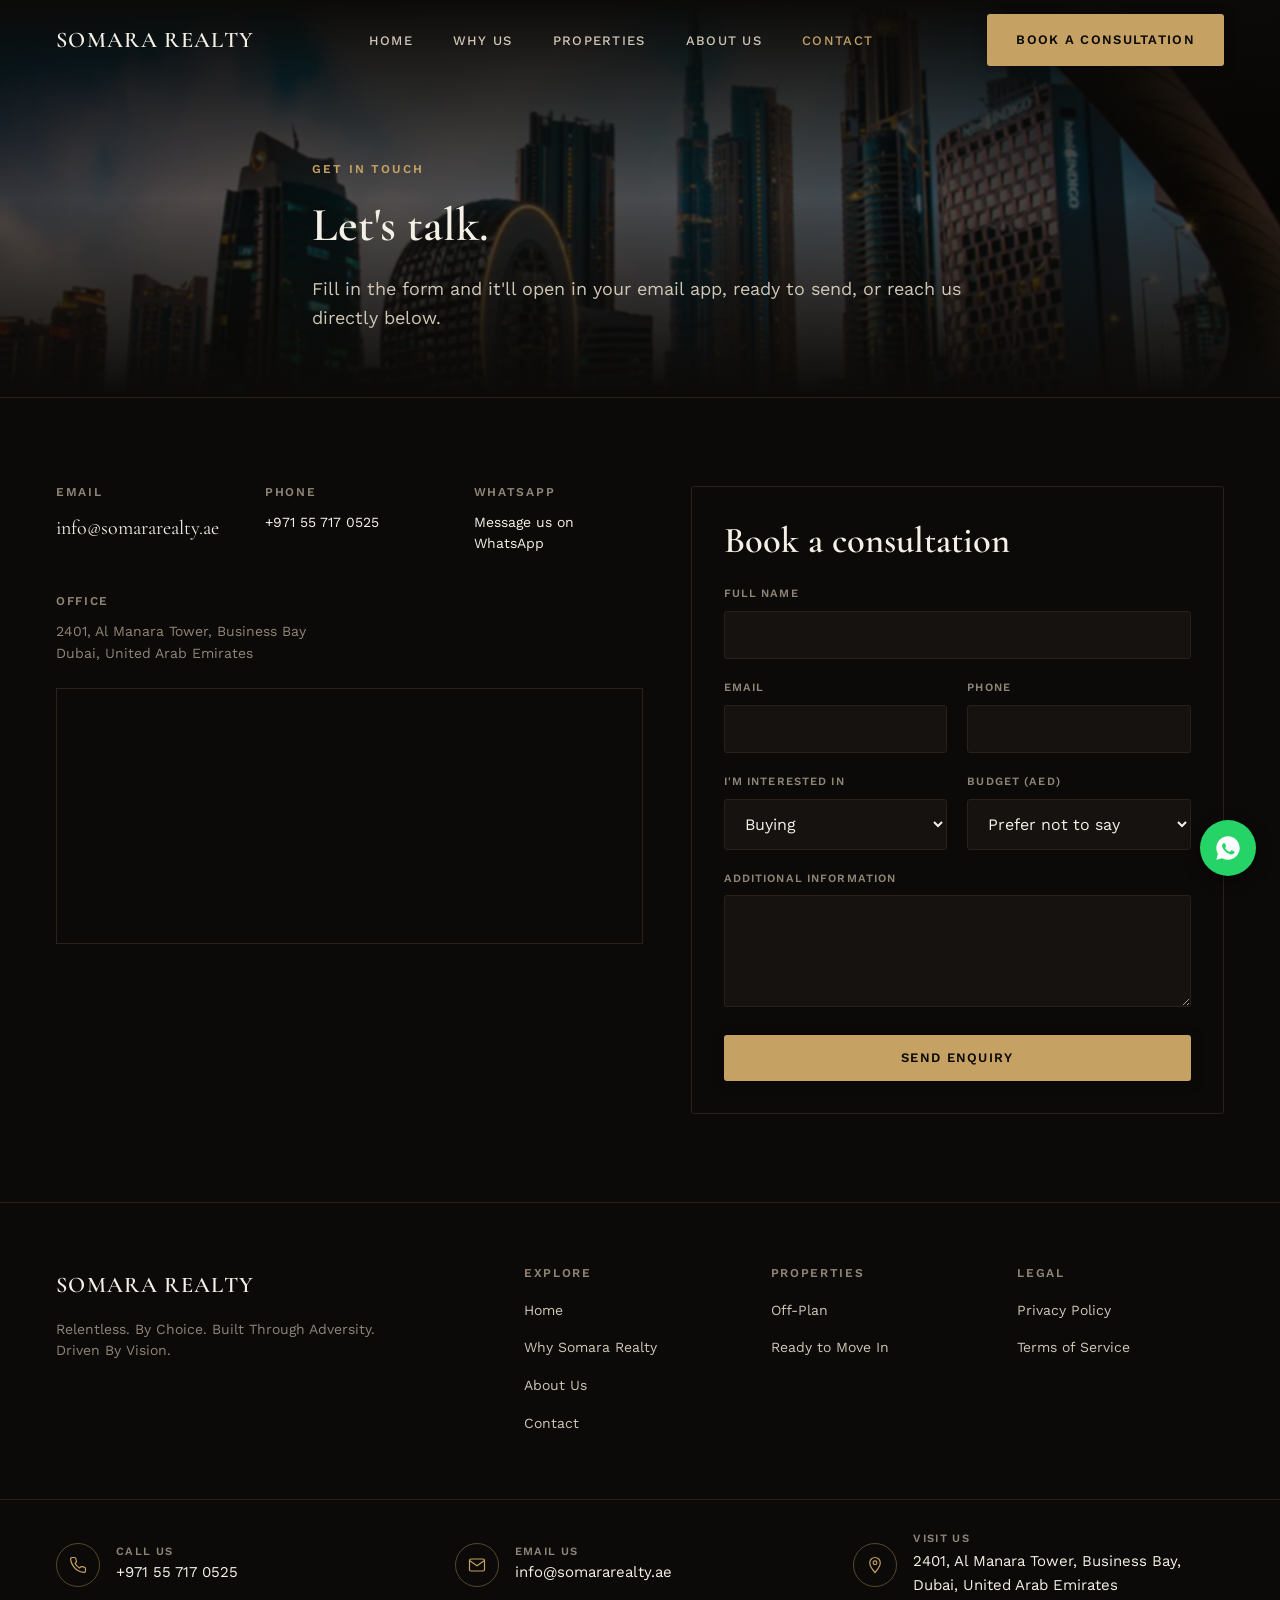
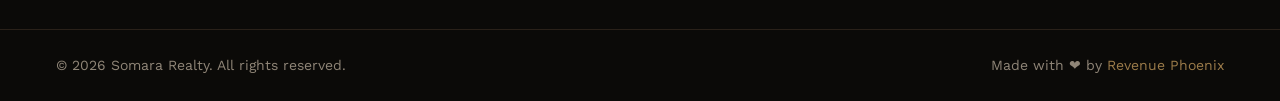
<file: contact/index.html>
<!DOCTYPE html>
<html lang="en">
<head>
  <!-- Google tag (gtag.js) -->
<script async src="https://www.googletagmanager.com/gtag/js?id=G-ZMEXQ8PFSH"></script>
<script>
  window.dataLayer = window.dataLayer || [];
  function gtag(){dataLayer.push(arguments);}
  gtag('js', new Date());

  gtag('config', 'G-ZMEXQ8PFSH');
</script>
<meta charset="UTF-8" />
<meta name="viewport" content="width=device-width, initial-scale=1.0" />
  <link rel="icon" href="/favicon.ico" sizes="any" />
<link rel="icon" type="image/png" sizes="16x16" href="/images/favicon-16.png" />
<link rel="icon" type="image/png" sizes="32x32" href="/images/favicon-32.png" />
<link rel="icon" type="image/png" sizes="192x192" href="/images/favicon-192.png" />
<link rel="apple-touch-icon" sizes="180x180" href="/images/apple-touch-icon.png" />
<title>Contact | Somara Realty</title>
<meta name="description" content="Book a consultation with Somara Realty, Dubai." />
<link rel="preconnect" href="https://fonts.googleapis.com">
<link rel="preconnect" href="https://fonts.gstatic.com" crossorigin>
<link href="https://fonts.googleapis.com/css2?family=Cormorant+Garamond:ital,wght@0,500;0,600;0,700;1,500;1,600&family=Work+Sans:wght@400;500;600&display=swap" rel="stylesheet">
<link rel="stylesheet" href="/css/styles.css" />
</head>
<body>

<a href="#main-content" class="skip-link">Skip to content</a>

<header class="site-header">
  <div class="container">
    <a href="/" class="logo" aria-label="Somara Realty home">SOMARA REALTY</a>
    <nav class="main-nav" aria-label="Primary">
      <ul>
        <li><a href="/">Home</a></li>
        <li><a href="/#why-somara">Why Us</a></li>
        <li><a href="/#browse">Properties</a></li>
        <li><a href="/about/">About Us</a></li>
        <li><a href="/contact/" class="active">Contact</a></li>
      </ul>
    </nav>
    <a href="/contact/" class="btn btn-primary header-cta js-open-consultation">Book a Consultation</a>
    <button type="button" class="menu-toggle" aria-label="Open menu">
      <svg width="22" height="16" viewBox="0 0 22 16" fill="none" aria-hidden="true"><path d="M0 1H22M0 8H22M0 15H22" stroke="currentColor" stroke-width="1.5"/></svg>
    </button>
  </div>
</header>

<div class="mobile-menu" role="dialog" aria-modal="true" aria-label="Mobile navigation">
  <div class="mobile-menu-top">
    <span class="logo">SOMARA REALTY</span>
    <button type="button" class="mobile-menu-close" aria-label="Close menu">
      <svg width="20" height="20" viewBox="0 0 20 20" fill="none" aria-hidden="true"><path d="M1 1l18 18M19 1L1 19" stroke="currentColor" stroke-width="1.4"/></svg>
    </button>
  </div>
  <nav aria-label="Mobile">
    <a href="/">Home</a>
    <a href="/#why-somara">Why Us</a>
    <a href="/#browse">Properties</a>
    <a href="/about/">About Us</a>
    <a href="/contact/">Contact</a>
  </nav>
  <div class="mobile-menu-footer">
    <a href="/contact/" class="btn btn-primary btn-block js-open-consultation">Book a Consultation</a>
  </div>
</div>

<main id="main-content">

  <section class="page-hero contact-hero-bg">
    <div class="container" style="max-width:48rem;">
      <span class="eyebrow">Get In Touch</span>
      <h1>Let's talk.</h1>
      <p class="body-lg">Fill in the form and it'll open in your email app, ready to send, or reach us directly below.</p>
    </div>
  </section>

  <section class="section">
    <div class="container" style="display:grid; gap:4rem; grid-template-columns:1fr;">

      <div style="display:grid; gap:3rem; grid-template-columns: 1.1fr 1fr;" class="responsive-2col">

        <div>
          <div class="contact-grid" style="margin-top:0;">
            <div>
              <h2 style="font-family:var(--font-sans); font-size:0.75rem; letter-spacing:0.14em; text-transform:uppercase; color:var(--stone);">Email</h2>
              <a href="mailto:info@somararealty.ae" id="contactEmail" style="display:block; margin-top:0.75rem; font-family:var(--font-display); font-size:1.25rem; color:var(--ivory);">info@somararealty.ae</a>
            </div>
            <div>
              <h2 style="font-family:var(--font-sans); font-size:0.75rem; letter-spacing:0.14em; text-transform:uppercase; color:var(--stone);">Phone</h2>
              <a id="contactPhone" class="body-sm" style="display:block; margin-top:0.75rem; color:var(--ivory);">Pending, to be supplied by the client.</a>
            </div>
            <div>
              <h2 style="font-family:var(--font-sans); font-size:0.75rem; letter-spacing:0.14em; text-transform:uppercase; color:var(--stone);">WhatsApp</h2>
              <a id="contactWhatsapp" class="body-sm" target="_blank" rel="noopener noreferrer" style="display:block; margin-top:0.75rem; color:var(--ivory);">Pending, to be supplied by the client.</a>
            </div>
          </div>

          <div style="margin-top:2.5rem;">
            <h2 style="font-family:var(--font-sans); font-size:0.75rem; letter-spacing:0.14em; text-transform:uppercase; color:var(--stone);">Office</h2>
            <p class="body-sm" id="contactAddress" style="margin-top:0.75rem;">Office address pending, to be supplied by the client.<br>Dubai, United Arab Emirates</p>
          </div>

          <div class="map-placeholder" id="mapWrap">Map will appear here once the office address and Google Maps embed link are added in Site Settings.</div>
        </div>

        <div class="card-outlined" style="padding:2rem;">
          <h2 style="margin-bottom:1.5rem;">Book a consultation</h2>
          <form id="consultationForm" class="form-grid">
            <div class="field-full">
              <label for="cf-name">Full name</label>
              <input type="text" id="cf-name" name="name" required />
            </div>
            <div class="form-grid two-col">
              <div class="field-full">
                <label for="cf-email">Email</label>
                <input type="email" id="cf-email" name="email" />
              </div>
              <div class="field-full">
                <label for="cf-phone">Phone</label>
                <input type="tel" id="cf-phone" name="phone" required />
              </div>
            </div>
            <div class="form-grid two-col">
              <div class="field-full">
                <label for="cf-interest">I'm interested in</label>
                <select id="cf-interest" name="interest">
                  <option>Buying</option>
                  <option>Renting</option>
                  <option>Investing</option>
                  <option>Just exploring</option>
                </select>
              </div>
              <div class="field-full">
                <label for="cf-budget">Budget (AED)</label>
                <select id="cf-budget" name="budget">
                  <option value="">Prefer not to say</option>
                  <option>Under 1M</option>
                  <option>1M – 5M</option>
                  <option>5M – 10M</option>
                  <option>10M+</option>
                </select>
              </div>
            </div>
            <div class="field-full">
              <label for="cf-message">Additional Information</label>
              <textarea id="cf-message" name="message"></textarea>
            </div>
            <button type="submit" class="btn btn-primary btn-block">Send Enquiry</button>
            <p id="formStatus" class="form-status" role="status"></p>
          </form>
        </div>

      </div>
    </div>
  </section>

</main>

<footer class="site-footer">
  <div class="container footer-top">
    <div class="footer-brand">
      <a href="/" class="logo" aria-label="Somara Realty home">SOMARA REALTY</a>
      <p class="body-sm" style="margin-top:1rem; max-width:22rem;">Relentless. By Choice. Built Through Adversity. Driven By Vision.</p>
    </div>
    <div class="footer-links-grid">
      <div>
        <h2>Explore</h2>
        <ul>
          <li><a href="/">Home</a></li>
          <li><a href="/#why-somara">Why Somara Realty</a></li>
          <li><a href="/about/">About Us</a></li>
          <li><a href="/contact/">Contact</a></li>
        </ul>
      </div>
      <div>
        <h2>Properties</h2>
        <ul>
          <li><a href="/#off-plan">Off-Plan</a></li>
          <li><a href="/#ready-to-move-in">Ready to Move In</a></li>
        </ul>
      </div>
      <div>
        <h2>Legal</h2>
        <ul>
          <li><a href="/privacy/">Privacy Policy</a></li>
          <li><a href="/terms/">Terms of Service</a></li>
        </ul>
      </div>
    </div>
  </div>
  <div class="container footer-contact-bar">
    <div class="footer-contact-item">
      <span class="footer-contact-icon" aria-hidden="true"><svg width="18" height="18" viewBox="0 0 24 24" fill="none" stroke="currentColor" stroke-width="1.6"><path d="M22 16.92v3a2 2 0 0 1-2.18 2 19.79 19.79 0 0 1-8.63-3.07 19.5 19.5 0 0 1-6-6 19.79 19.79 0 0 1-3.07-8.67A2 2 0 0 1 4.11 2h3a2 2 0 0 1 2 1.72c.127.96.362 1.903.7 2.81a2 2 0 0 1-.45 2.11L8.09 9.91a16 16 0 0 0 6 6l1.27-1.27a2 2 0 0 1 2.11-.45c.907.338 1.85.573 2.81.7A2 2 0 0 1 22 16.92z"/></svg></span>
      <div>
        <h3>Call Us</h3>
        <a href="tel:+971557170525" id="footerBarPhone">+971 55 717 0525</a>
      </div>
    </div>
    <div class="footer-contact-item">
      <span class="footer-contact-icon" aria-hidden="true"><svg width="18" height="18" viewBox="0 0 24 24" fill="none" stroke="currentColor" stroke-width="1.6"><rect x="2" y="4" width="20" height="16" rx="2"/><path d="M2 6l10 7 10-7"/></svg></span>
      <div>
        <h3>Email Us</h3>
        <a href="mailto:info@somararealty.ae" id="footerBarEmail">info@somararealty.ae</a>
      </div>
    </div>
    <div class="footer-contact-item">
      <span class="footer-contact-icon" aria-hidden="true"><svg width="18" height="18" viewBox="0 0 24 24" fill="none" stroke="currentColor" stroke-width="1.6"><path d="M12 22s7-7.58 7-13a7 7 0 1 0-14 0c0 5.42 7 13 7 13z"/><circle cx="12" cy="9" r="2.5"/></svg></span>
      <div>
        <h3>Visit Us</h3>
        <p>Dubai, United Arab Emirates</p>
      </div>
    </div>
  </div>
  <div class="container footer-bottom">
    <p>&copy; <span id="year"></span> Somara Realty. All rights reserved.</p>
        <p class="footer-credit">Made with <span aria-hidden="true">&#10084;</span> by <a href="https://revenuephoenix.com" target="_blank" rel="noopener noreferrer">Revenue Phoenix</a></p>
  </div>
</footer>
<div class="modal-overlay" id="leadModal" role="dialog" aria-modal="true" aria-label="Book a consultation">
  <div class="modal lead-modal" id="leadModalContent"></div>
</div>
<a href="#" id="whatsappFloat" class="whatsapp-float" target="_blank" rel="noopener noreferrer" aria-label="Chat on WhatsApp">
  <svg width="28" height="28" viewBox="0 0 24 24" fill="white" aria-hidden="true"><path d="M12 2C6.48 2 2 6.48 2 12c0 1.85.5 3.58 1.36 5.07L2 22l5.07-1.32A9.94 9.94 0 0 0 12 22c5.52 0 10-4.48 10-10S17.52 2 12 2zm5.2 14.2c-.22.62-1.27 1.18-1.75 1.24-.45.06-1 .08-1.62-.1-.37-.11-.85-.27-1.46-.53-2.57-1.11-4.25-3.7-4.38-3.87-.13-.17-1.04-1.38-1.04-2.64s.66-1.87.9-2.13c.22-.24.5-.3.66-.3h.47c.15 0 .35-.06.55.42.22.53.73 1.83.8 1.96.06.13.1.28.02.45-.08.17-.13.28-.25.43-.13.15-.27.34-.38.46-.13.13-.26.28-.11.55.15.27.68 1.12 1.46 1.82 1 .9 1.85 1.18 2.12 1.31.27.13.43.11.59-.07.16-.18.68-.79.86-1.06.18-.27.36-.22.6-.13.25.09 1.55.73 1.82.86.27.13.45.2.51.31.07.11.07.62-.15 1.24z"/></svg>
</a>
<script src="/js/main.js"></script>
</body>
</html>
</file>
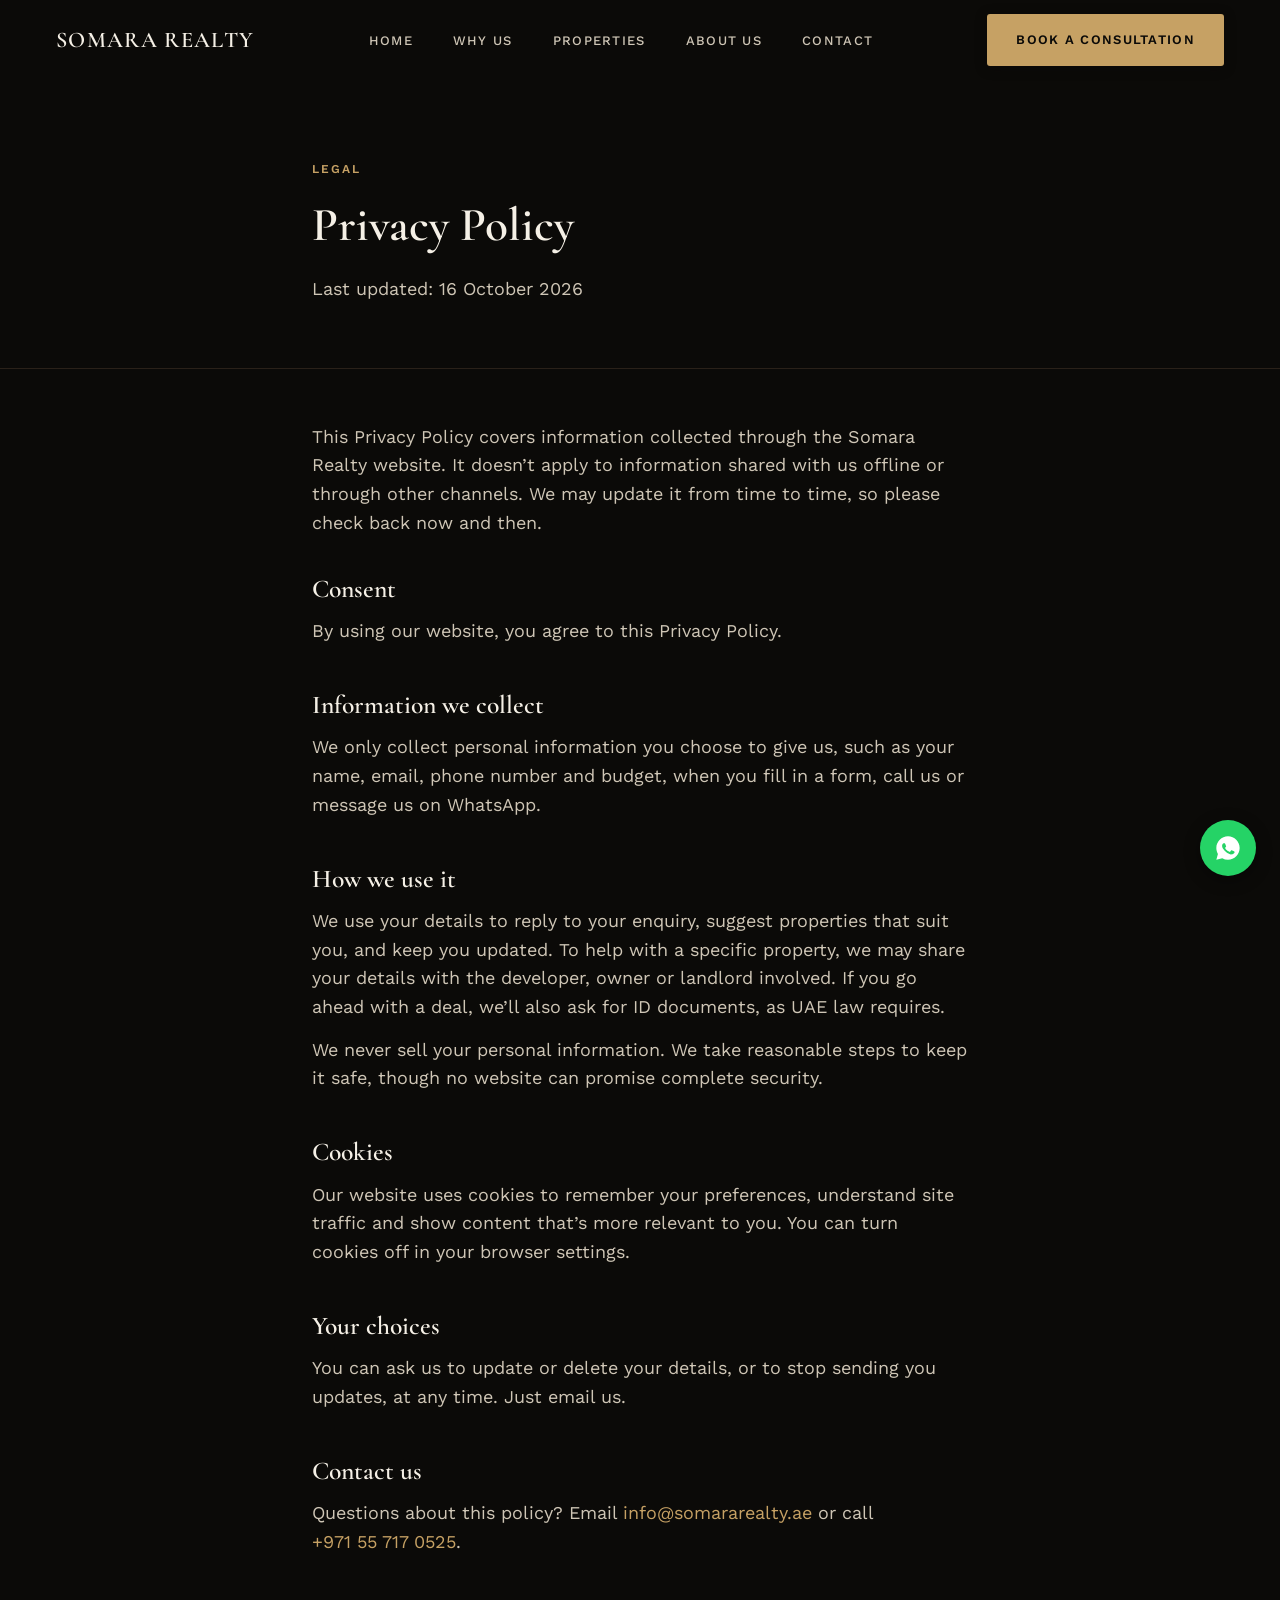
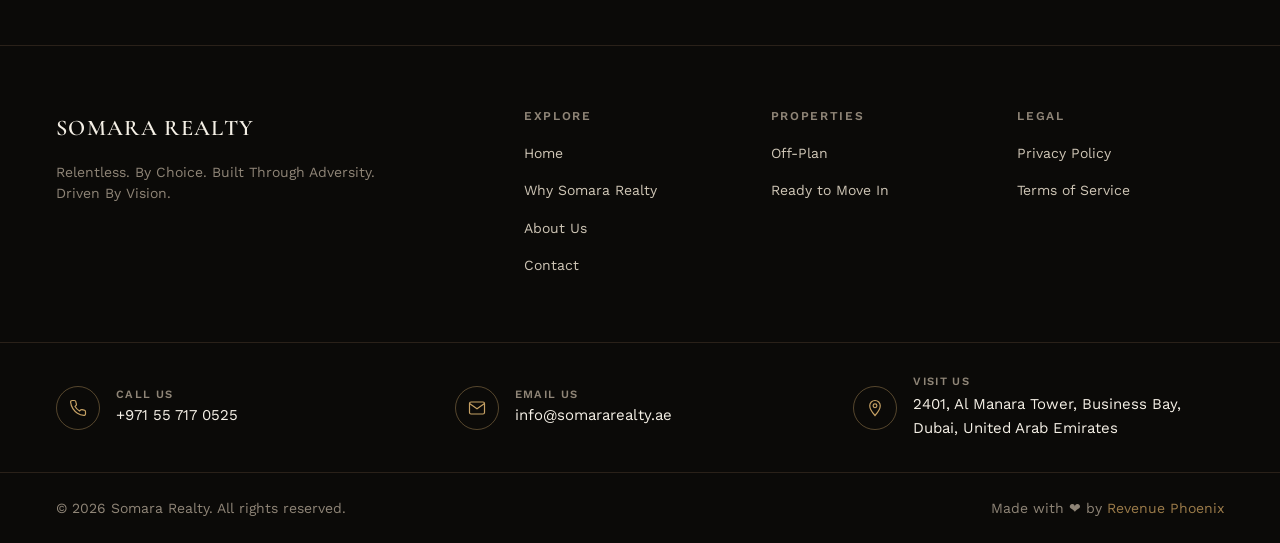
<file: privacy/index.html>
<!DOCTYPE html>
<html lang="en">
<head>
<!-- Google tag (gtag.js) -->
<script async src="https://www.googletagmanager.com/gtag/js?id=G-ZMEXQ8PFSH"></script>
<script>
  window.dataLayer = window.dataLayer || [];
  function gtag(){dataLayer.push(arguments);}
  gtag('js', new Date());

  gtag('config', 'G-ZMEXQ8PFSH');
</script>
<meta charset="UTF-8" />
<meta name="viewport" content="width=device-width, initial-scale=1.0" />
<link rel="icon" href="/favicon.ico" sizes="any" />
<link rel="icon" type="image/png" sizes="16x16" href="/images/favicon-16.png" />
<link rel="icon" type="image/png" sizes="32x32" href="/images/favicon-32.png" />
<link rel="icon" type="image/png" sizes="192x192" href="/images/favicon-192.png" />
<link rel="apple-touch-icon" sizes="180x180" href="/images/apple-touch-icon.png" />
<title>Privacy Policy | Somara Realty</title>
<meta name="description" content="Somara Realty's privacy policy." />
<link rel="preconnect" href="https://fonts.googleapis.com">
<link rel="preconnect" href="https://fonts.gstatic.com" crossorigin>
<link href="https://fonts.googleapis.com/css2?family=Cormorant+Garamond:ital,wght@0,500;0,600;0,700;1,500;1,600&family=Work+Sans:wght@400;500;600&display=swap" rel="stylesheet">
<link rel="stylesheet" href="/css/styles.css" />
</head>
<body>

<a href="#main-content" class="skip-link">Skip to content</a>

<header class="site-header">
  <div class="container">
    <a href="/" class="logo" aria-label="Somara Realty home">SOMARA REALTY</a>
    <nav class="main-nav" aria-label="Primary">
      <ul>
        <li><a href="/">Home</a></li>
        <li><a href="/#why-somara">Why Us</a></li>
        <li><a href="/#browse">Properties</a></li>
        <li><a href="/about/">About Us</a></li>
        <li><a href="/contact/">Contact</a></li>
      </ul>
    </nav>
    <a href="/contact/" class="btn btn-primary header-cta js-open-consultation">Book a Consultation</a>
    <button type="button" class="menu-toggle" aria-label="Open menu">
      <svg width="22" height="16" viewBox="0 0 22 16" fill="none" aria-hidden="true"><path d="M0 1H22M0 8H22M0 15H22" stroke="currentColor" stroke-width="1.5"/></svg>
    </button>
  </div>
</header>

<div class="mobile-menu" role="dialog" aria-modal="true" aria-label="Mobile navigation">
  <div class="mobile-menu-top">
    <span class="logo">SOMARA REALTY</span>
    <button type="button" class="mobile-menu-close" aria-label="Close menu">
      <svg width="20" height="20" viewBox="0 0 20 20" fill="none" aria-hidden="true"><path d="M1 1l18 18M19 1L1 19" stroke="currentColor" stroke-width="1.4"/></svg>
    </button>
  </div>
  <nav aria-label="Mobile">
    <a href="/">Home</a>
    <a href="/#why-somara">Why Us</a>
    <a href="/#browse">Properties</a>
    <a href="/about/">About Us</a>
    <a href="/contact/">Contact</a>
  </nav>
  <div class="mobile-menu-footer">
    <a href="/contact/" class="btn btn-primary btn-block js-open-consultation">Book a Consultation</a>
  </div>
</div>

<main id="main-content">

  <section class="page-hero">
    <div class="container" style="max-width:48rem;">
      <span class="eyebrow">Legal</span>
      <h1>Privacy Policy</h1>
      <p class="body-lg">Last updated: 16 October 2026</p>
    </div>
  </section>

  <section class="section" style="padding-top:2.5rem;">
    <div class="container legal-body" style="max-width:48rem;">
      <p class="body-lg">This Privacy Policy covers information collected through the Somara Realty website. It doesn&rsquo;t apply to information shared with us offline or through other channels. We may update it from time to time, so please check back now and then.</p>

      <h2>Consent</h2>
      <p class="body-lg">By using our website, you agree to this Privacy Policy.</p>

      <h2>Information we collect</h2>
      <p class="body-lg">We only collect personal information you choose to give us, such as your name, email, phone number and budget, when you fill in a form, call us or message us on WhatsApp.</p>

      <h2>How we use it</h2>
      <p class="body-lg">We use your details to reply to your enquiry, suggest properties that suit you, and keep you updated. To help with a specific property, we may share your details with the developer, owner or landlord involved. If you go ahead with a deal, we&rsquo;ll also ask for ID documents, as UAE law requires.</p>
      <p class="body-lg">We never sell your personal information. We take reasonable steps to keep it safe, though no website can promise complete security.</p>

      <h2>Cookies</h2>
      <p class="body-lg">Our website uses cookies to remember your preferences, understand site traffic and show content that&rsquo;s more relevant to you. You can turn cookies off in your browser settings.</p>

      <h2>Your choices</h2>
      <p class="body-lg">You can ask us to update or delete your details, or to stop sending you updates, at any time. Just email us.</p>

      <h2>Contact us</h2>
      <p class="body-lg">Questions about this policy? Email <a href="mailto:info@somararealty.ae">info@somararealty.ae</a> or call <a href="tel:+971557170525">+971 55 717 0525</a>.</p>
    </div>
  </section>

</main>

<footer class="site-footer">
  <div class="container footer-top">
    <div class="footer-brand">
      <a href="/" class="logo" aria-label="Somara Realty home">SOMARA REALTY</a>
      <p class="body-sm" style="margin-top:1rem; max-width:22rem;">Relentless. By Choice. Built Through Adversity. Driven By Vision.</p>
    </div>
    <div class="footer-links-grid">
      <div>
        <h2>Explore</h2>
        <ul>
          <li><a href="/">Home</a></li>
          <li><a href="/#why-somara">Why Somara Realty</a></li>
          <li><a href="/about/">About Us</a></li>
          <li><a href="/contact/">Contact</a></li>
        </ul>
      </div>
      <div>
        <h2>Properties</h2>
        <ul>
          <li><a href="/#off-plan">Off-Plan</a></li>
          <li><a href="/#ready-to-move-in">Ready to Move In</a></li>
        </ul>
      </div>
      <div>
        <h2>Legal</h2>
        <ul>
          <li><a href="/privacy/">Privacy Policy</a></li>
          <li><a href="/terms/">Terms of Service</a></li>
        </ul>
      </div>
    </div>
  </div>
  <div class="container footer-contact-bar">
    <div class="footer-contact-item">
      <span class="footer-contact-icon" aria-hidden="true"><svg width="18" height="18" viewBox="0 0 24 24" fill="none" stroke="currentColor" stroke-width="1.6"><path d="M22 16.92v3a2 2 0 0 1-2.18 2 19.79 19.79 0 0 1-8.63-3.07 19.5 19.5 0 0 1-6-6 19.79 19.79 0 0 1-3.07-8.67A2 2 0 0 1 4.11 2h3a2 2 0 0 1 2 1.72c.127.96.362 1.903.7 2.81a2 2 0 0 1-.45 2.11L8.09 9.91a16 16 0 0 0 6 6l1.27-1.27a2 2 0 0 1 2.11-.45c.907.338 1.85.573 2.81.7A2 2 0 0 1 22 16.92z"/></svg></span>
      <div>
        <h3>Call Us</h3>
        <a href="tel:+971557170525" id="footerBarPhone">+971 55 717 0525</a>
      </div>
    </div>
    <div class="footer-contact-item">
      <span class="footer-contact-icon" aria-hidden="true"><svg width="18" height="18" viewBox="0 0 24 24" fill="none" stroke="currentColor" stroke-width="1.6"><rect x="2" y="4" width="20" height="16" rx="2"/><path d="M2 6l10 7 10-7"/></svg></span>
      <div>
        <h3>Email Us</h3>
        <a href="mailto:info@somararealty.ae" id="footerBarEmail">info@somararealty.ae</a>
      </div>
    </div>
    <div class="footer-contact-item">
      <span class="footer-contact-icon" aria-hidden="true"><svg width="18" height="18" viewBox="0 0 24 24" fill="none" stroke="currentColor" stroke-width="1.6"><path d="M12 22s7-7.58 7-13a7 7 0 1 0-14 0c0 5.42 7 13 7 13z"/><circle cx="12" cy="9" r="2.5"/></svg></span>
      <div>
        <h3>Visit Us</h3>
        <p>Dubai, United Arab Emirates</p>
      </div>
    </div>
  </div>
  <div class="container footer-bottom">
    <p>&copy; <span id="year"></span> Somara Realty. All rights reserved.</p>
    <p class="footer-credit">Made with <span aria-hidden="true">&#10084;</span> by <a href="https://revenuephoenix.com" target="_blank" rel="noopener noreferrer">Revenue Phoenix</a></p>
  </div>
</footer>

<div class="modal-overlay" id="leadModal" role="dialog" aria-modal="true" aria-label="Book a consultation">
  <div class="modal lead-modal" id="leadModalContent"></div>
</div>
<a href="#" id="whatsappFloat" class="whatsapp-float" target="_blank" rel="noopener noreferrer" aria-label="Chat on WhatsApp">
  <svg width="28" height="28" viewBox="0 0 24 24" fill="white" aria-hidden="true"><path d="M12 2C6.48 2 2 6.48 2 12c0 1.85.5 3.58 1.36 5.07L2 22l5.07-1.32A9.94 9.94 0 0 0 12 22c5.52 0 10-4.48 10-10S17.52 2 12 2zm5.2 14.2c-.22.62-1.27 1.18-1.75 1.24-.45.06-1 .08-1.62-.1-.37-.11-.85-.27-1.46-.53-2.57-1.11-4.25-3.7-4.38-3.87-.13-.17-1.04-1.38-1.04-2.64s.66-1.87.9-2.13c.22-.24.5-.3.66-.3h.47c.15 0 .35-.06.55.42.22.53.73 1.83.8 1.96.06.13.1.28.02.45-.08.17-.13.28-.25.43-.13.15-.27.34-.38.46-.13.13-.26.28-.11.55.15.27.68 1.12 1.46 1.82 1 .9 1.85 1.18 2.12 1.31.27.13.43.11.59-.07.16-.18.68-.79.86-1.06.18-.27.36-.22.6-.13.25.09 1.55.73 1.82.86.27.13.45.2.51.31.07.11.07.62-.15 1.24z"/></svg>
</a>
<script src="/js/main.js"></script>
</body>
</html>
</file>
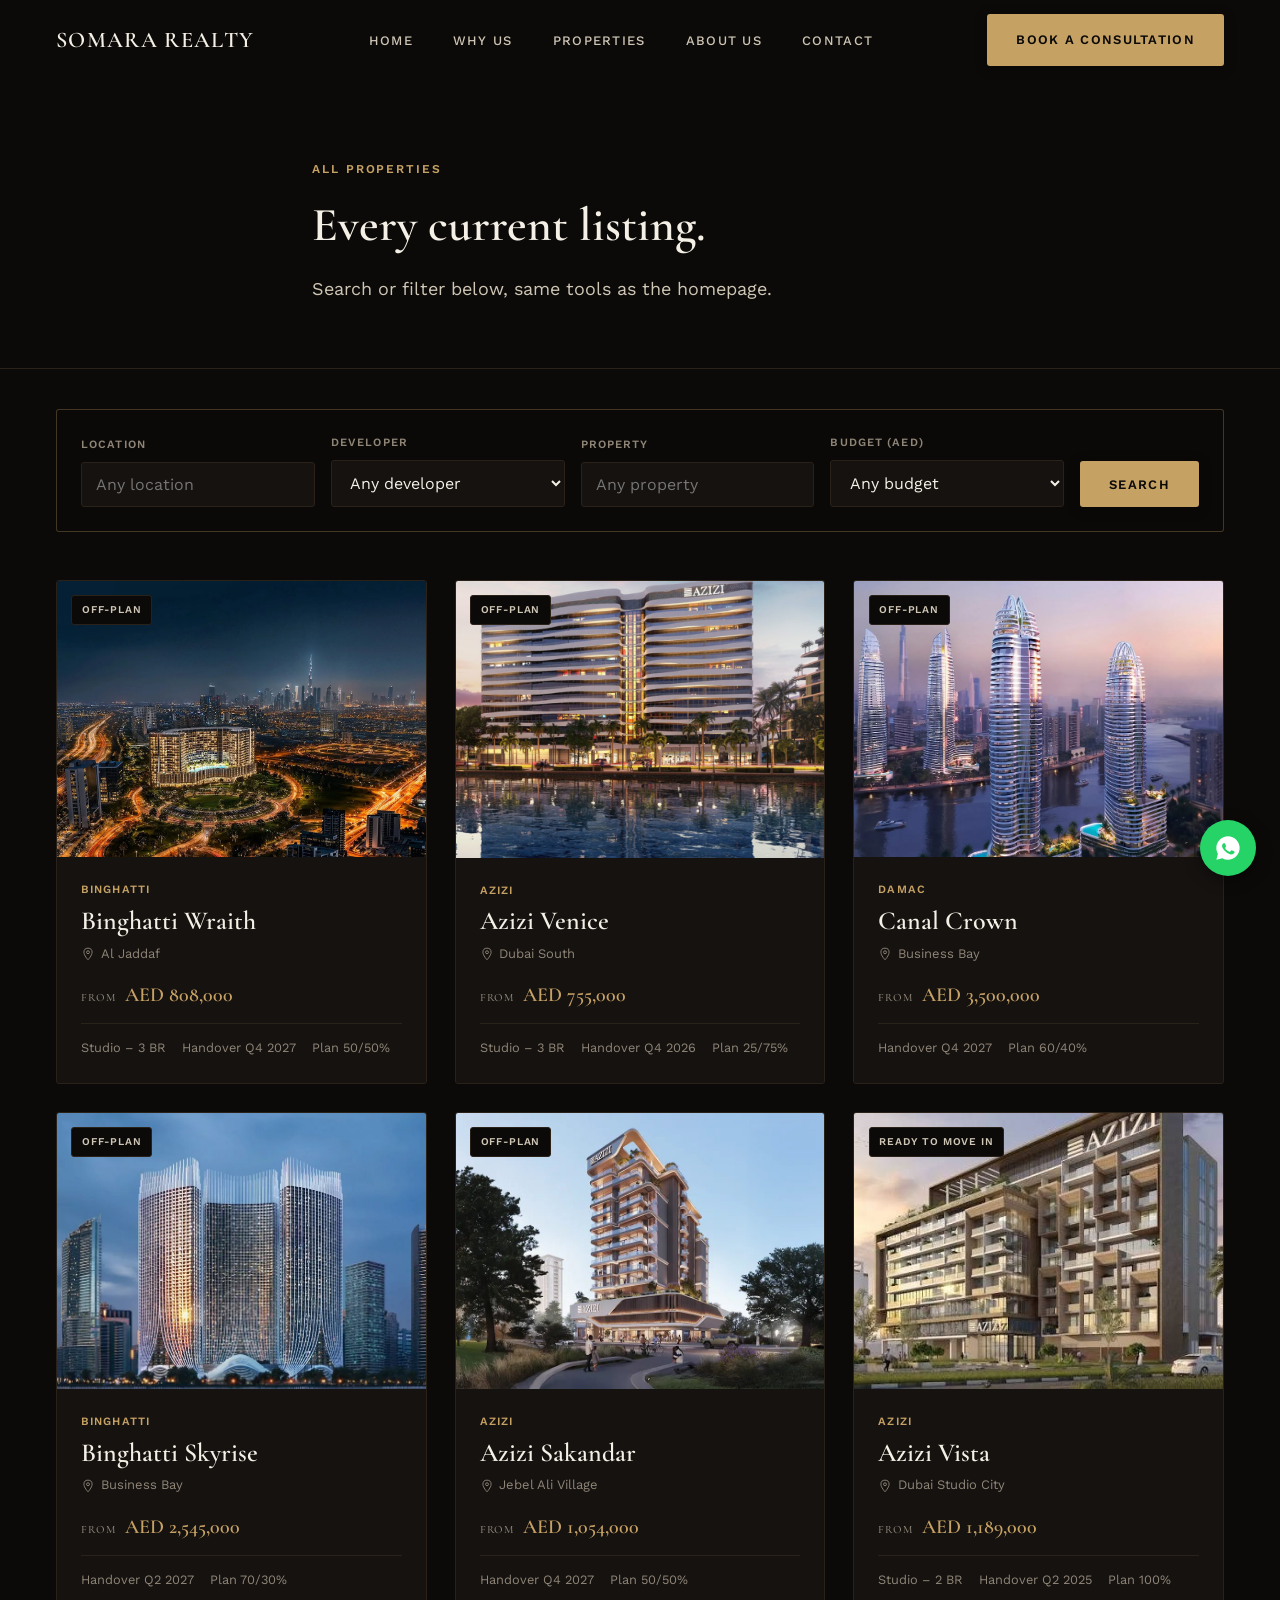
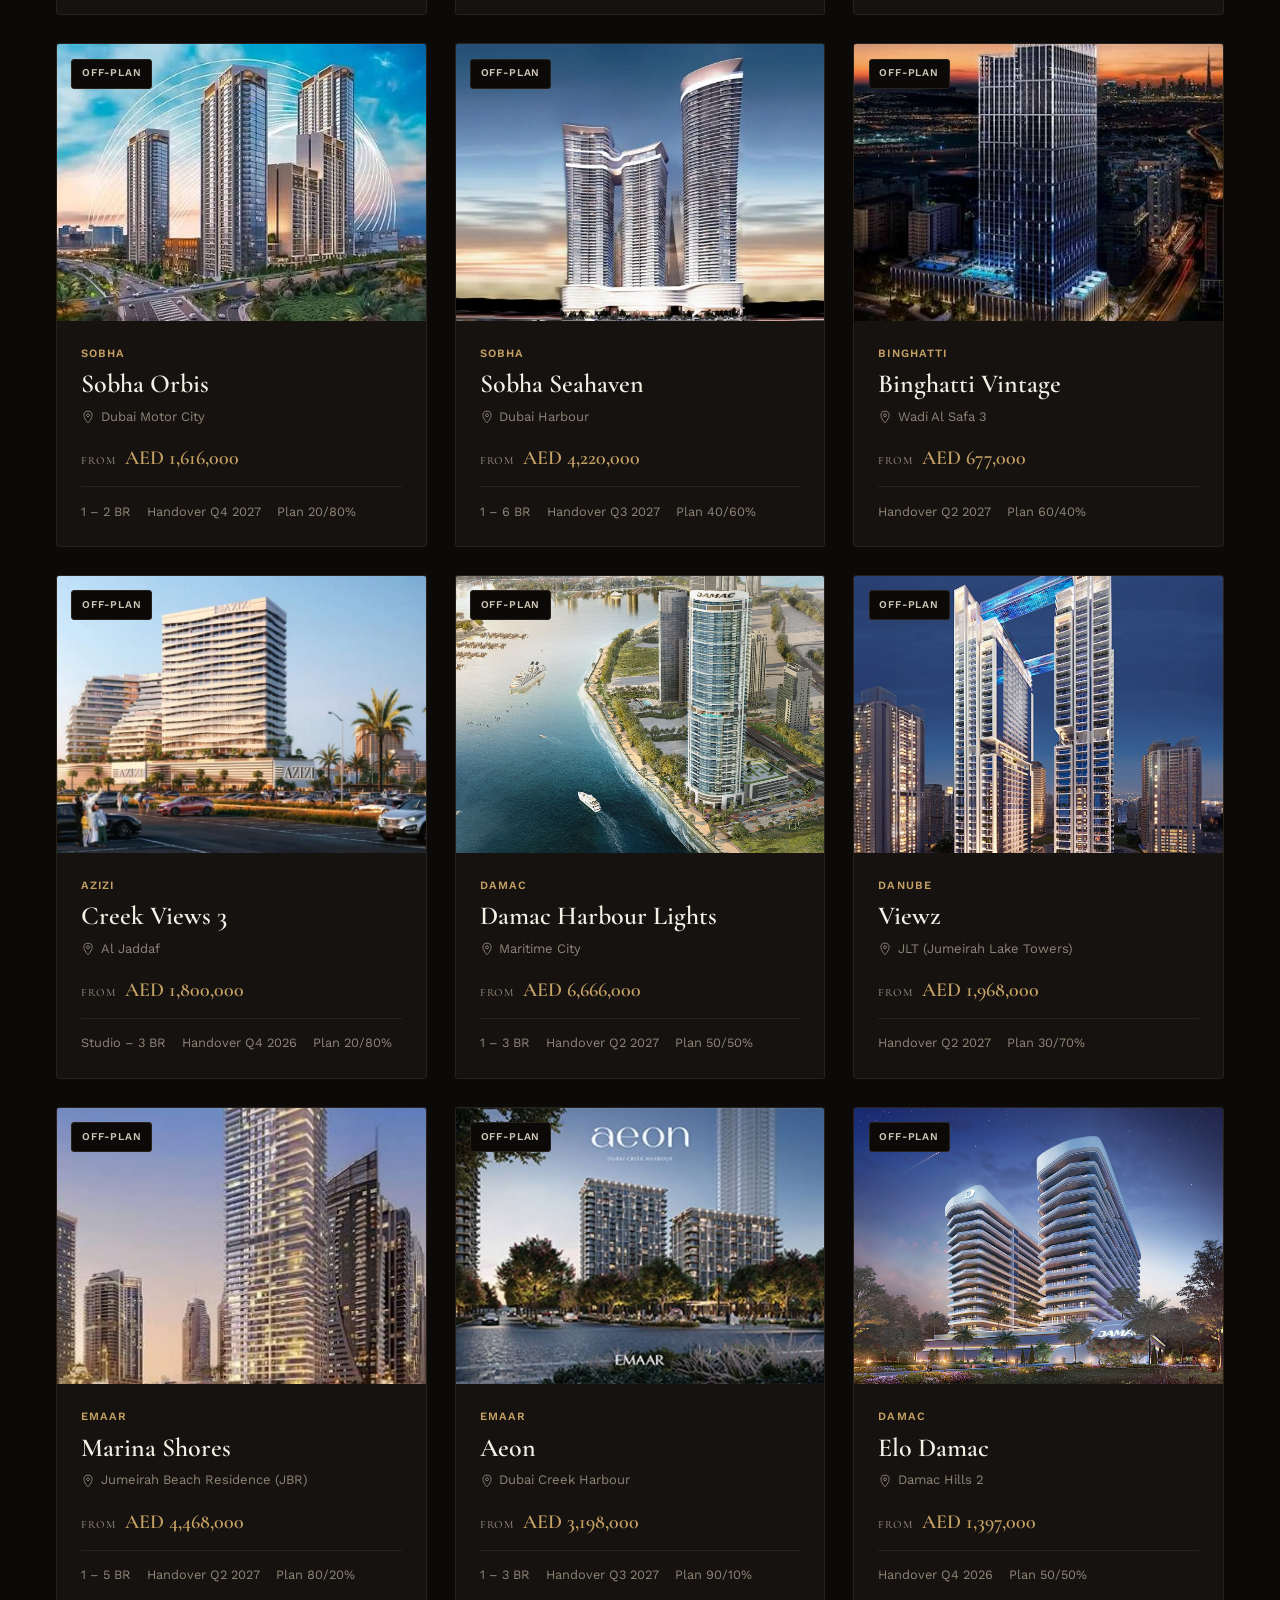
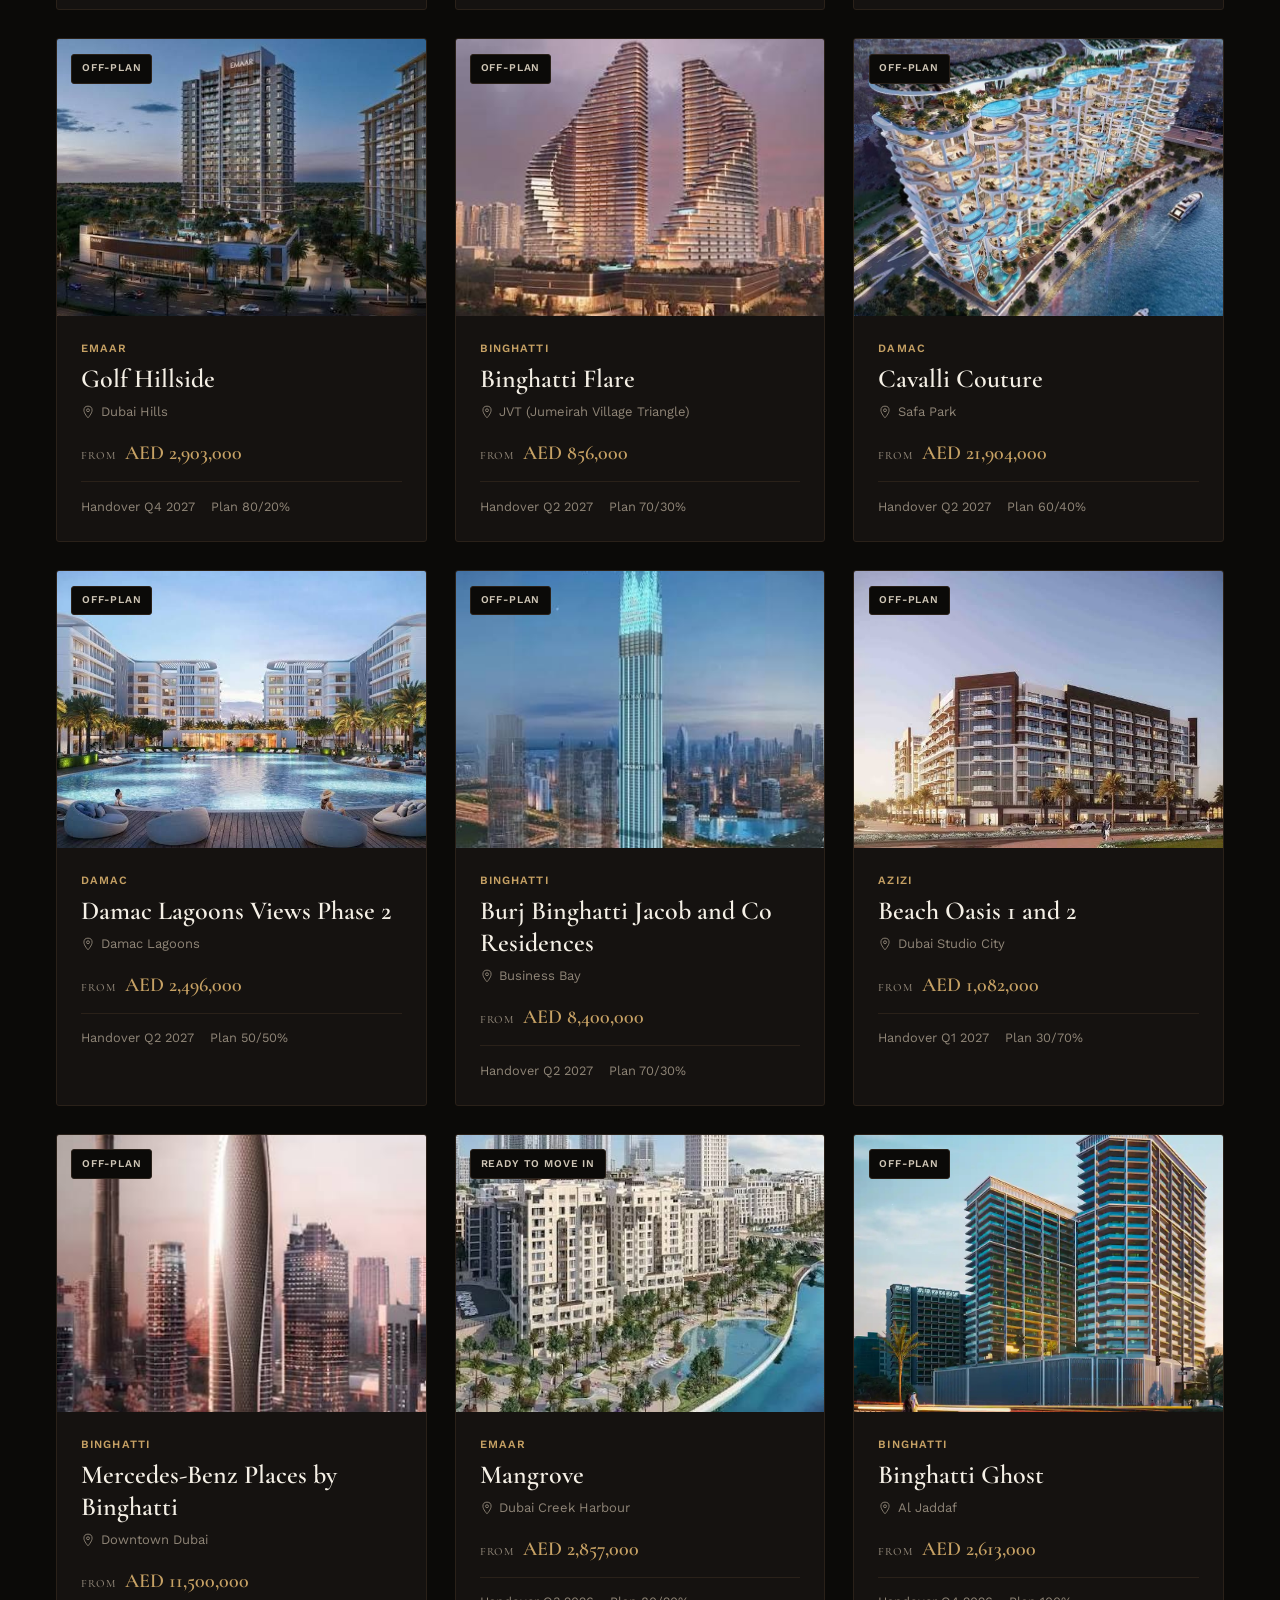
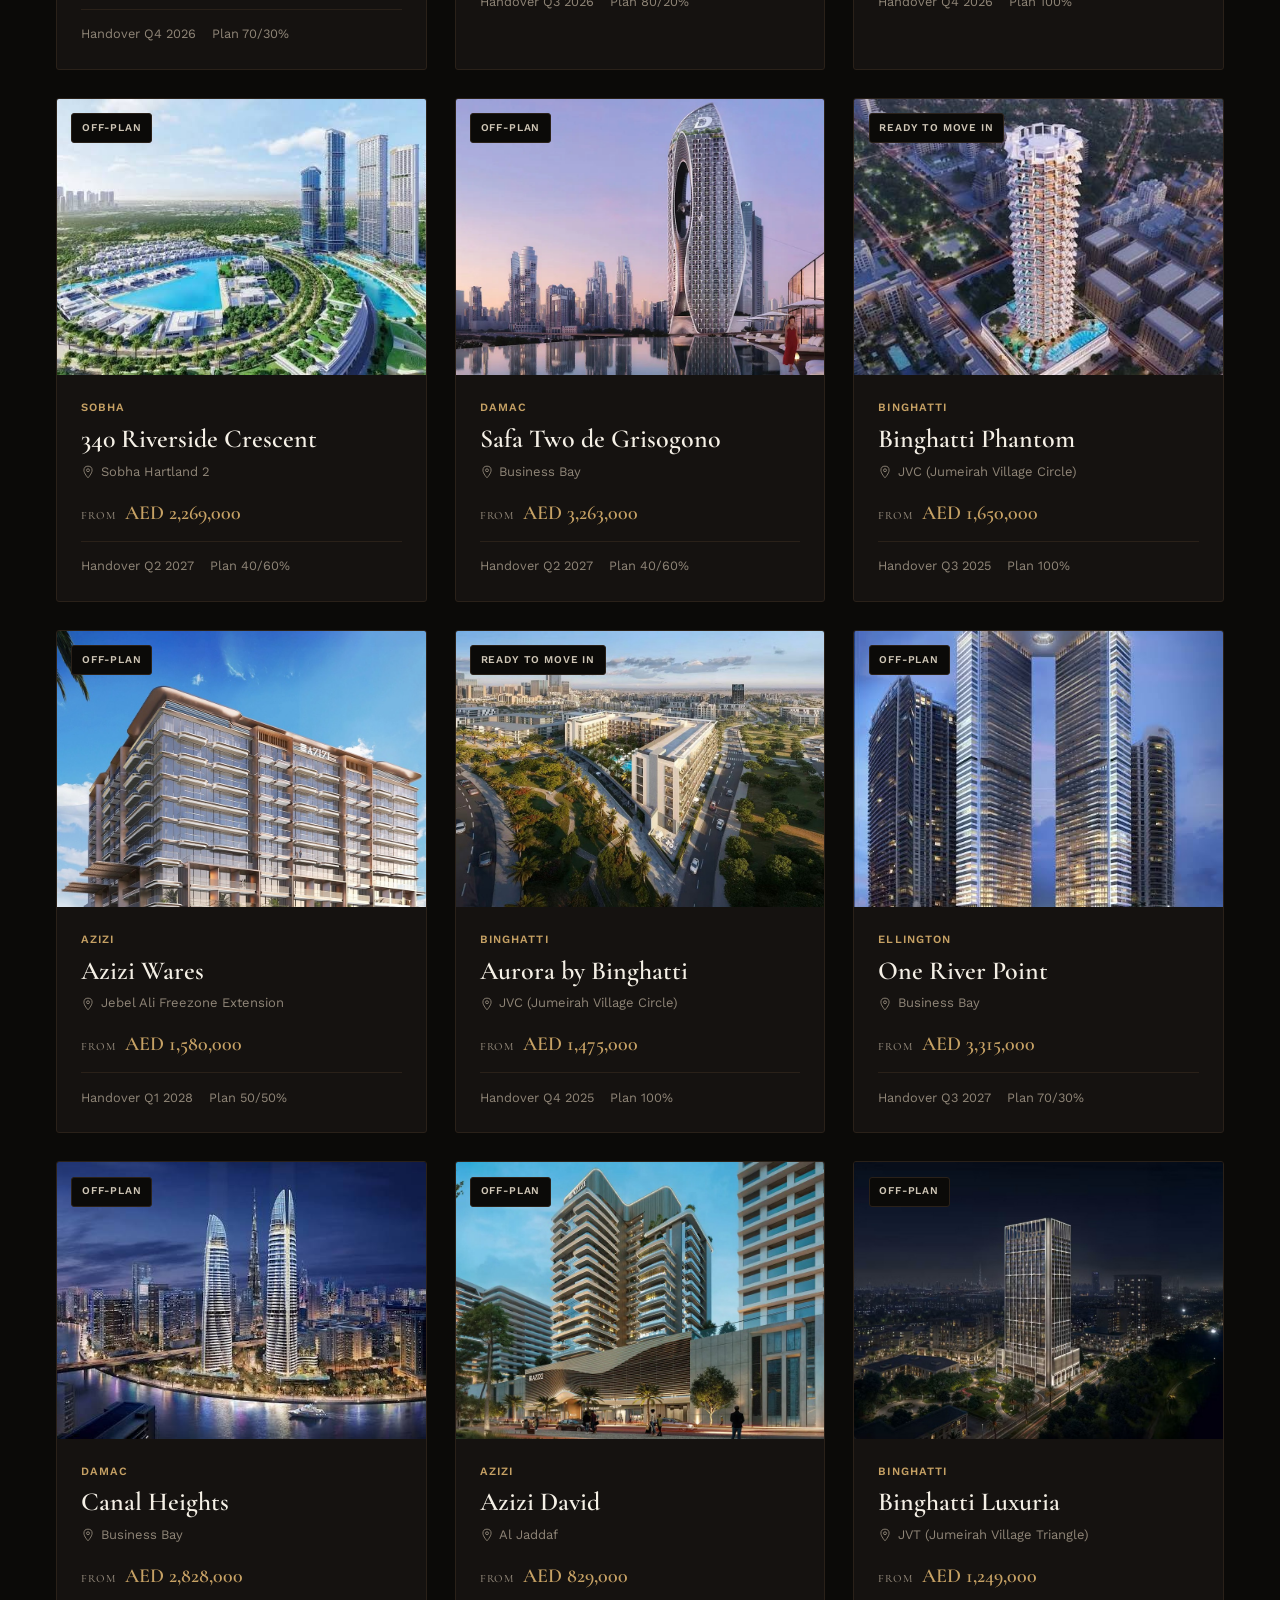
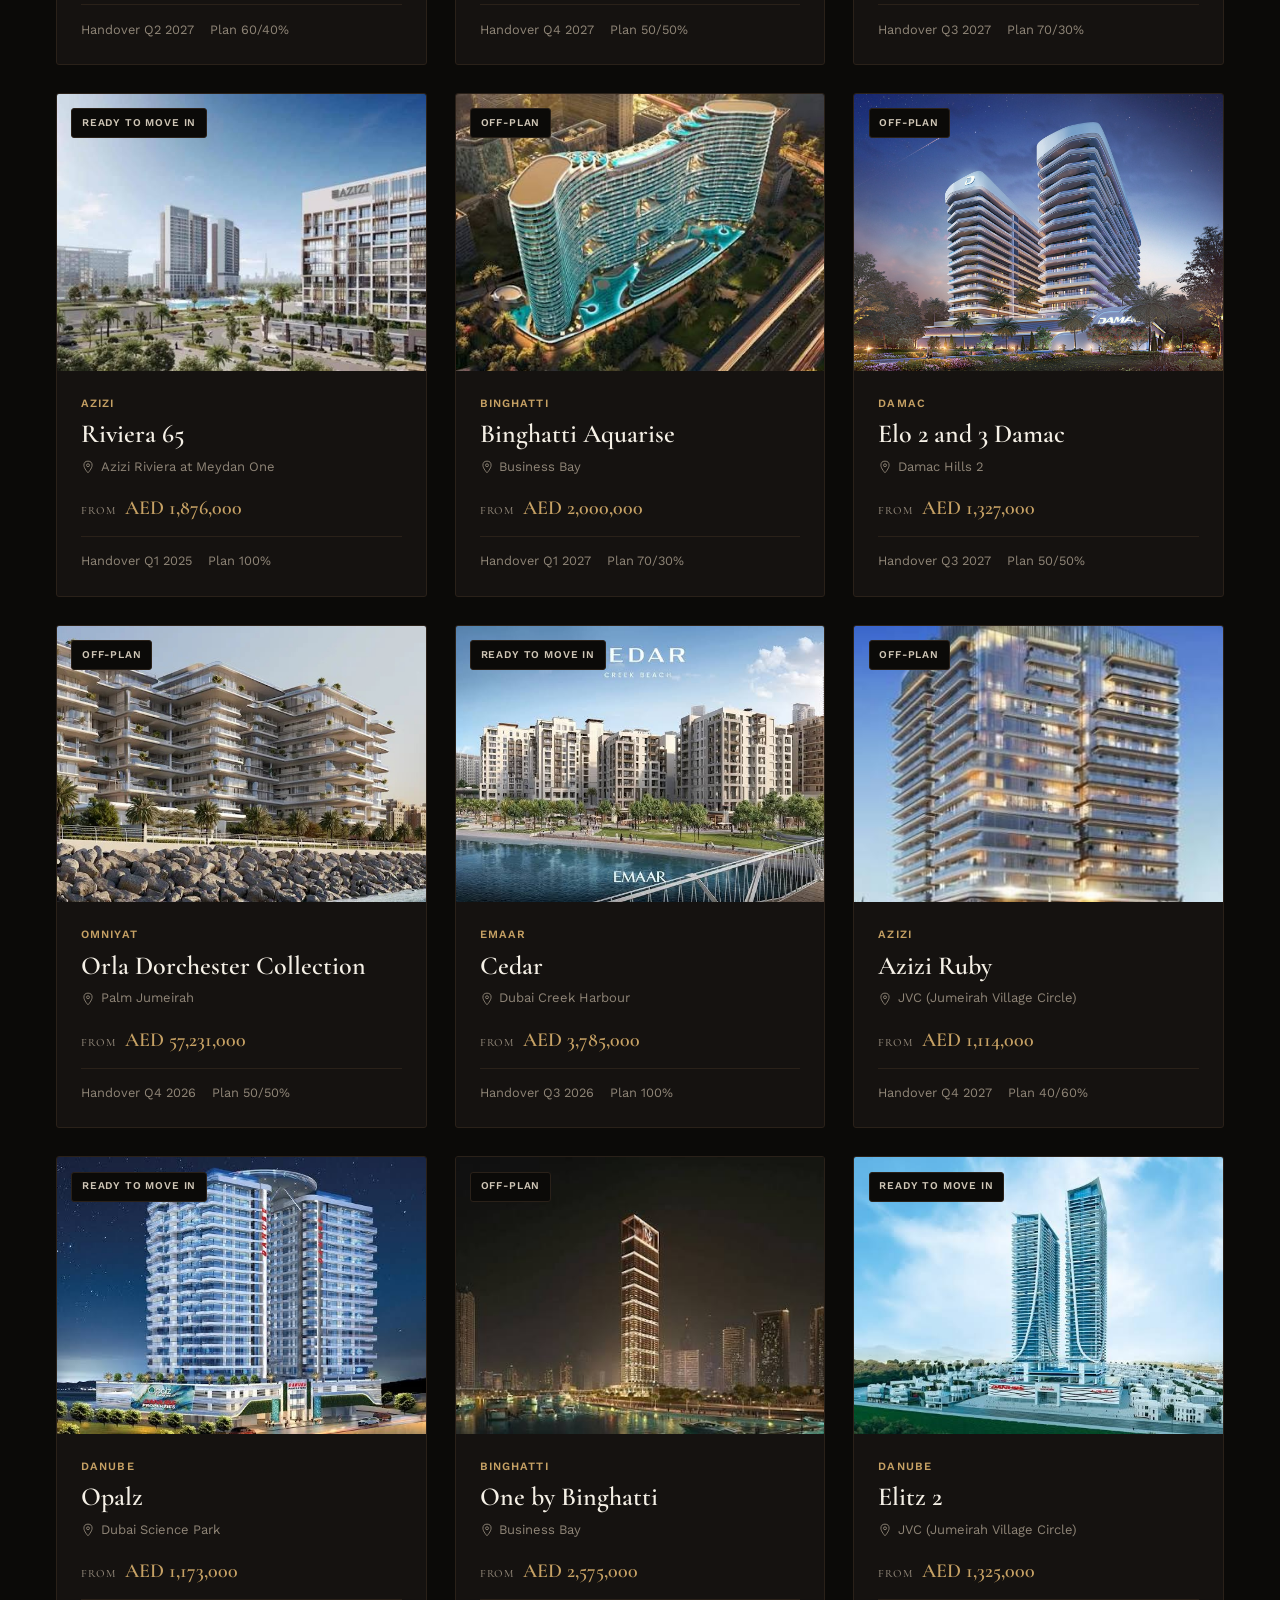
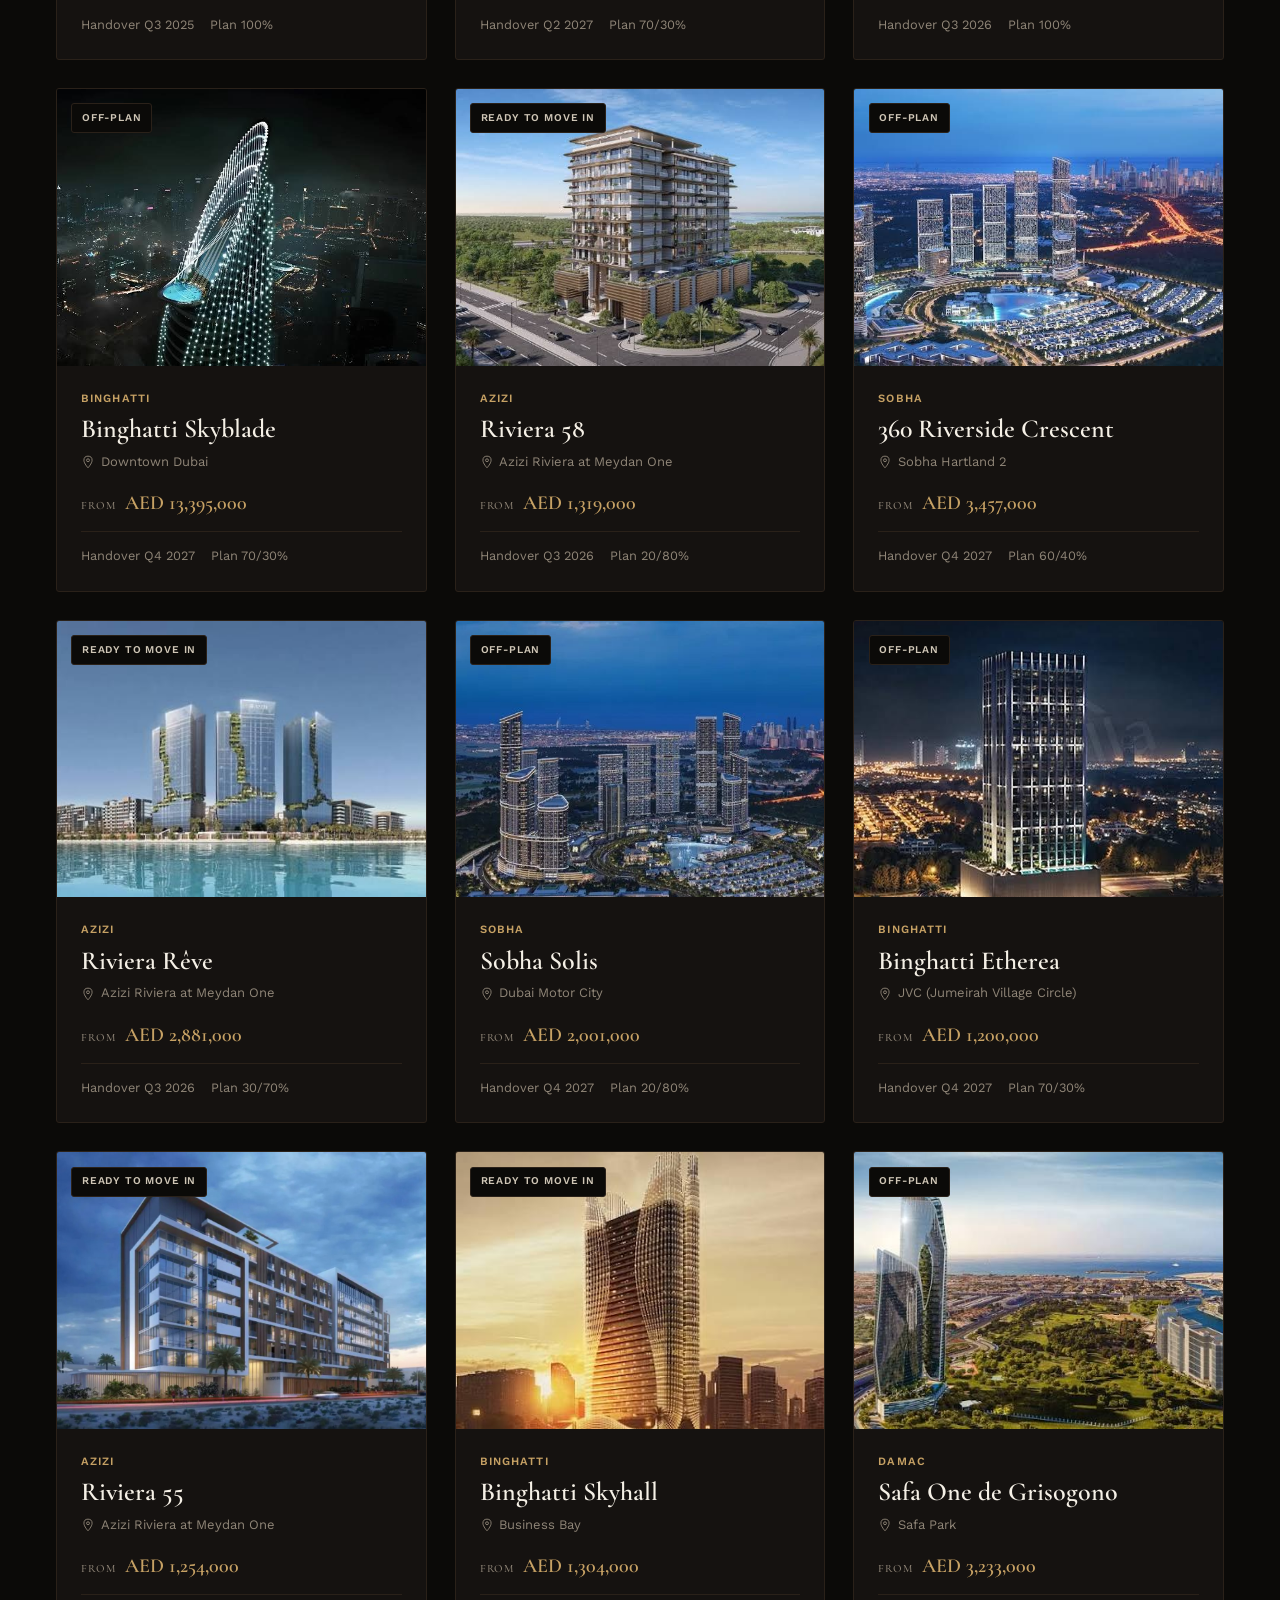
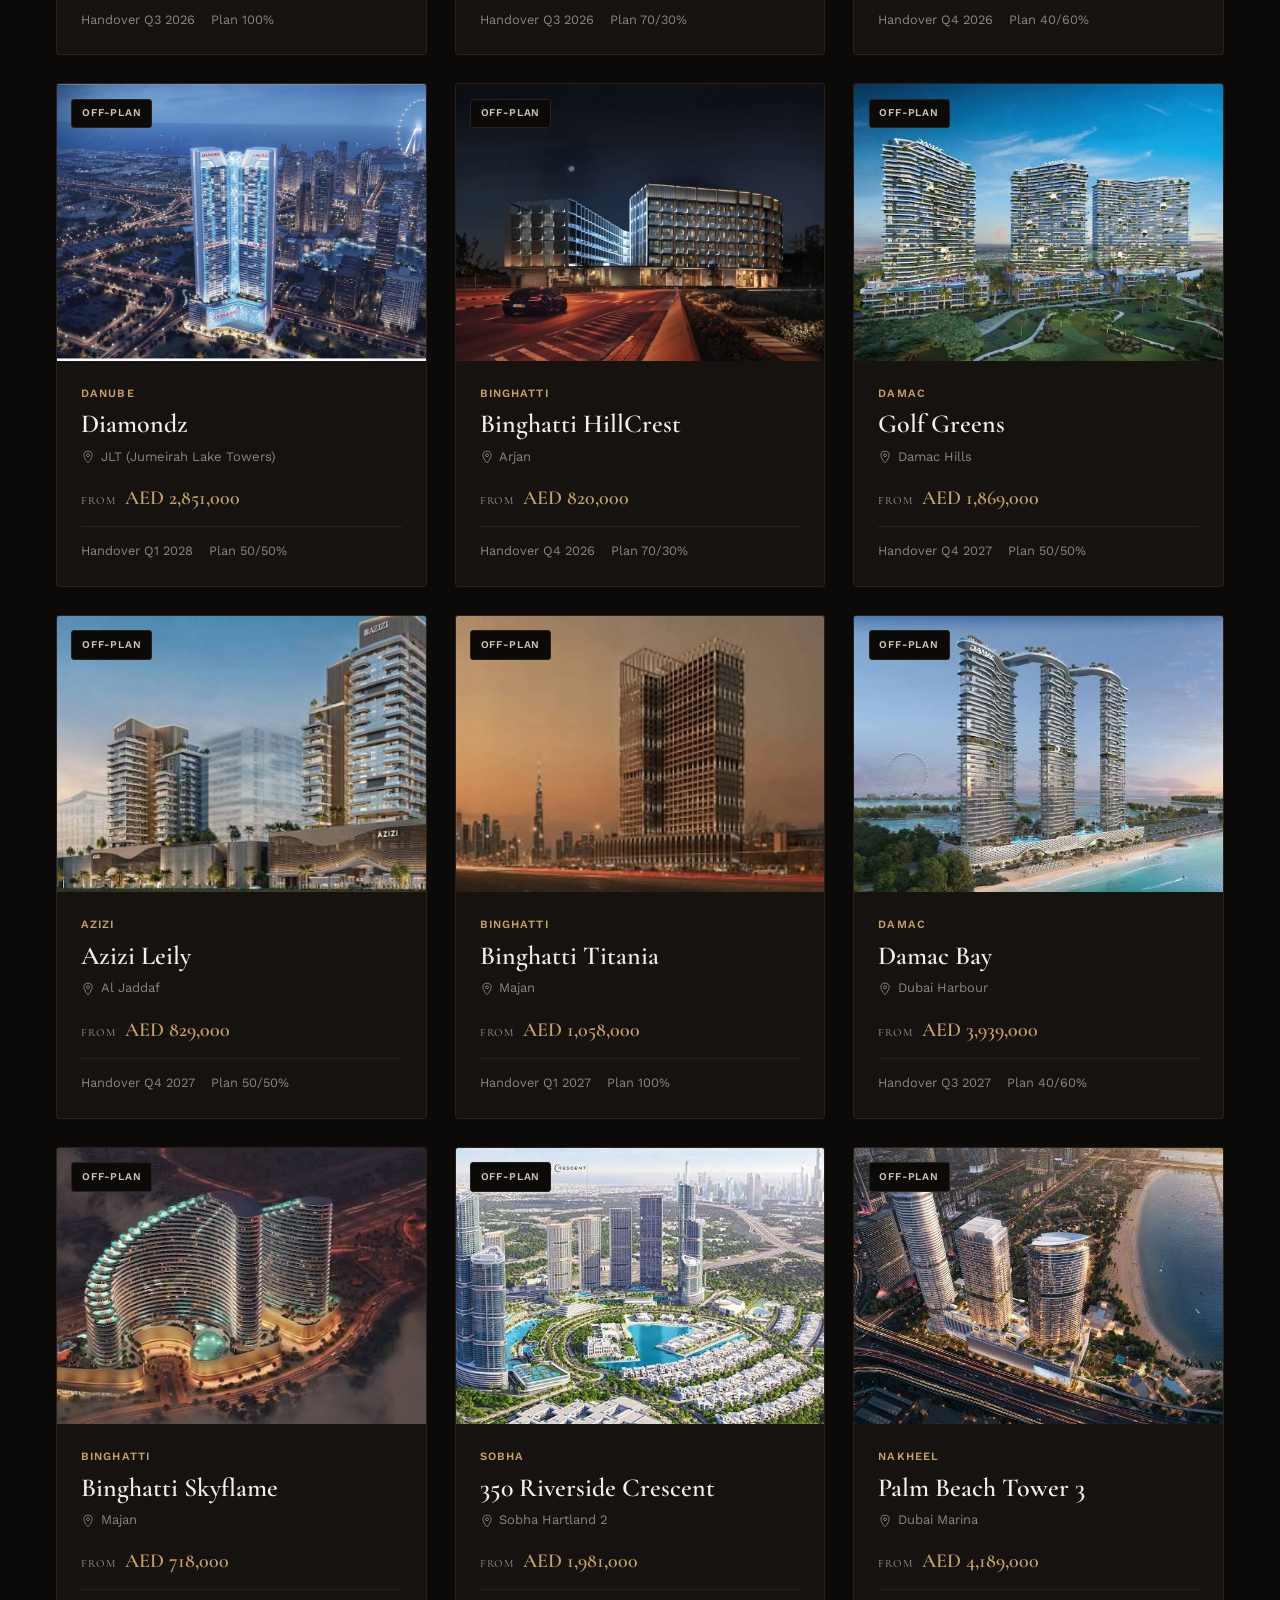
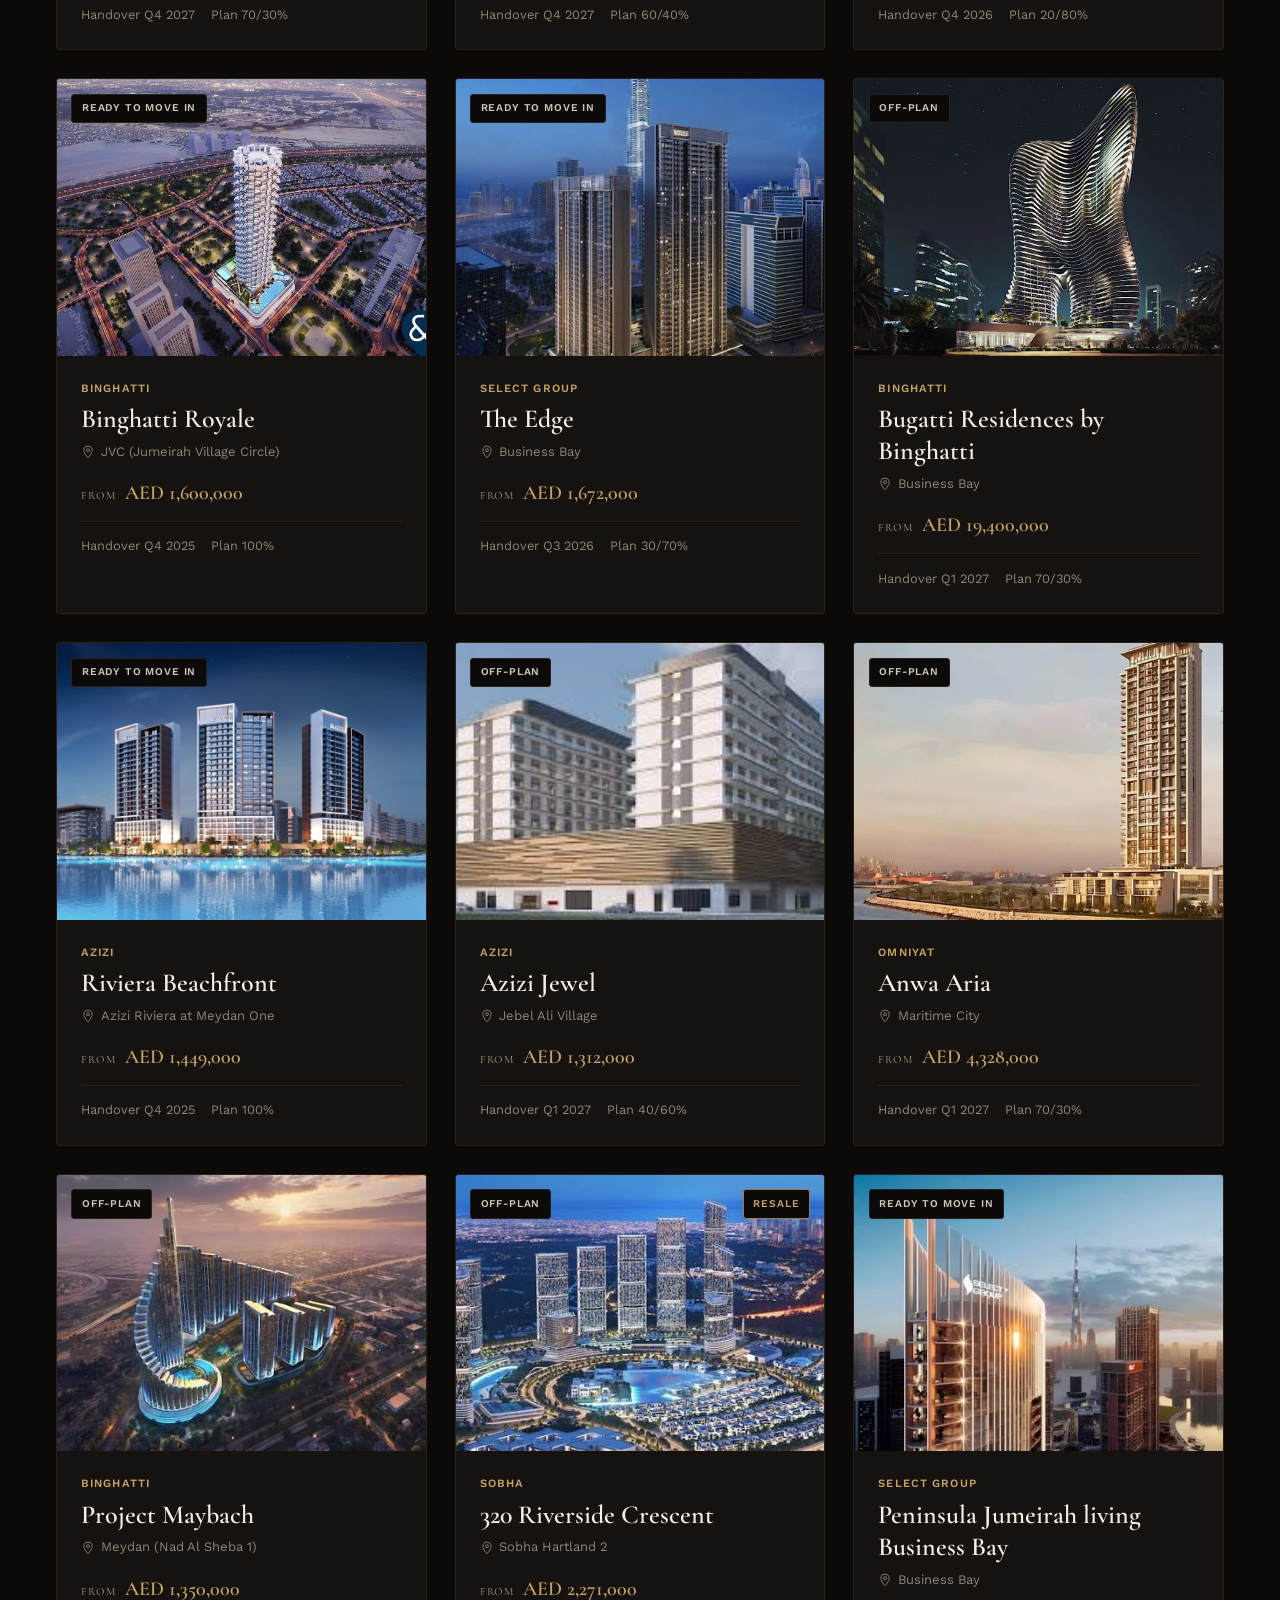
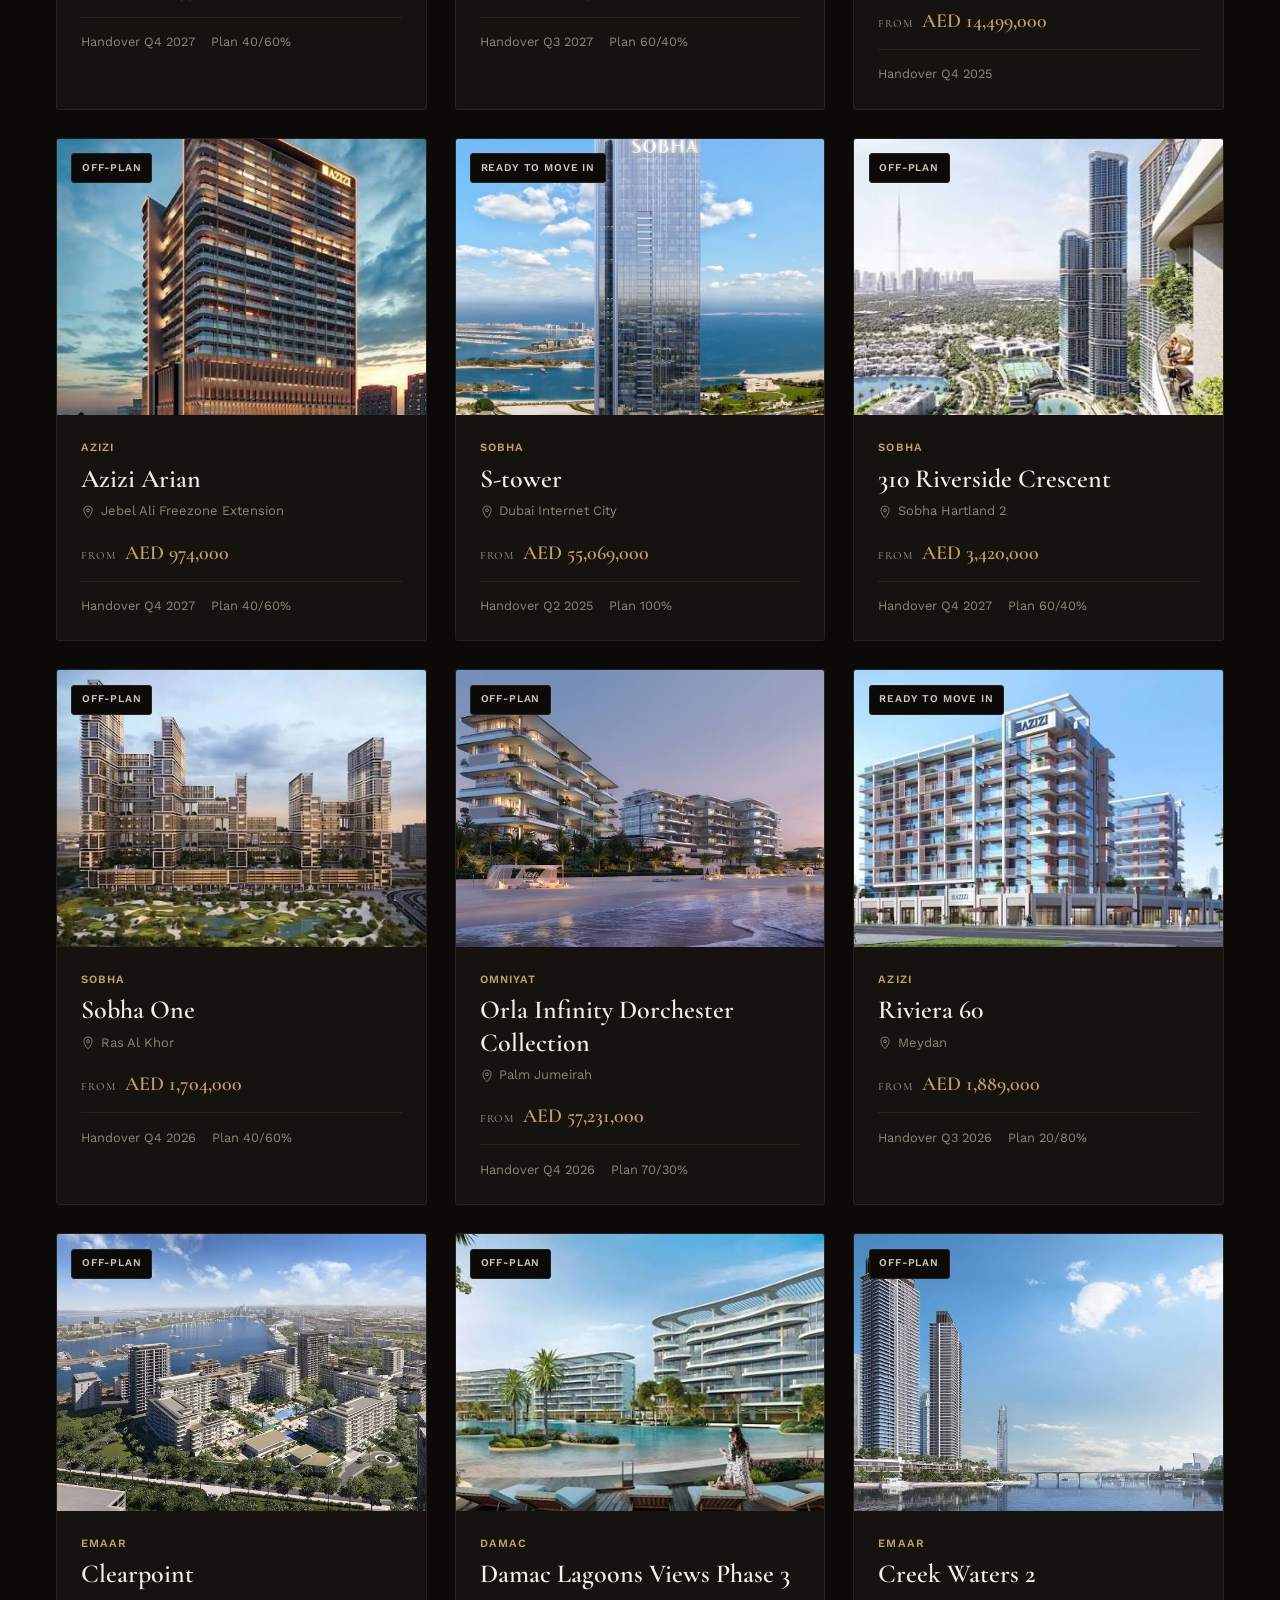
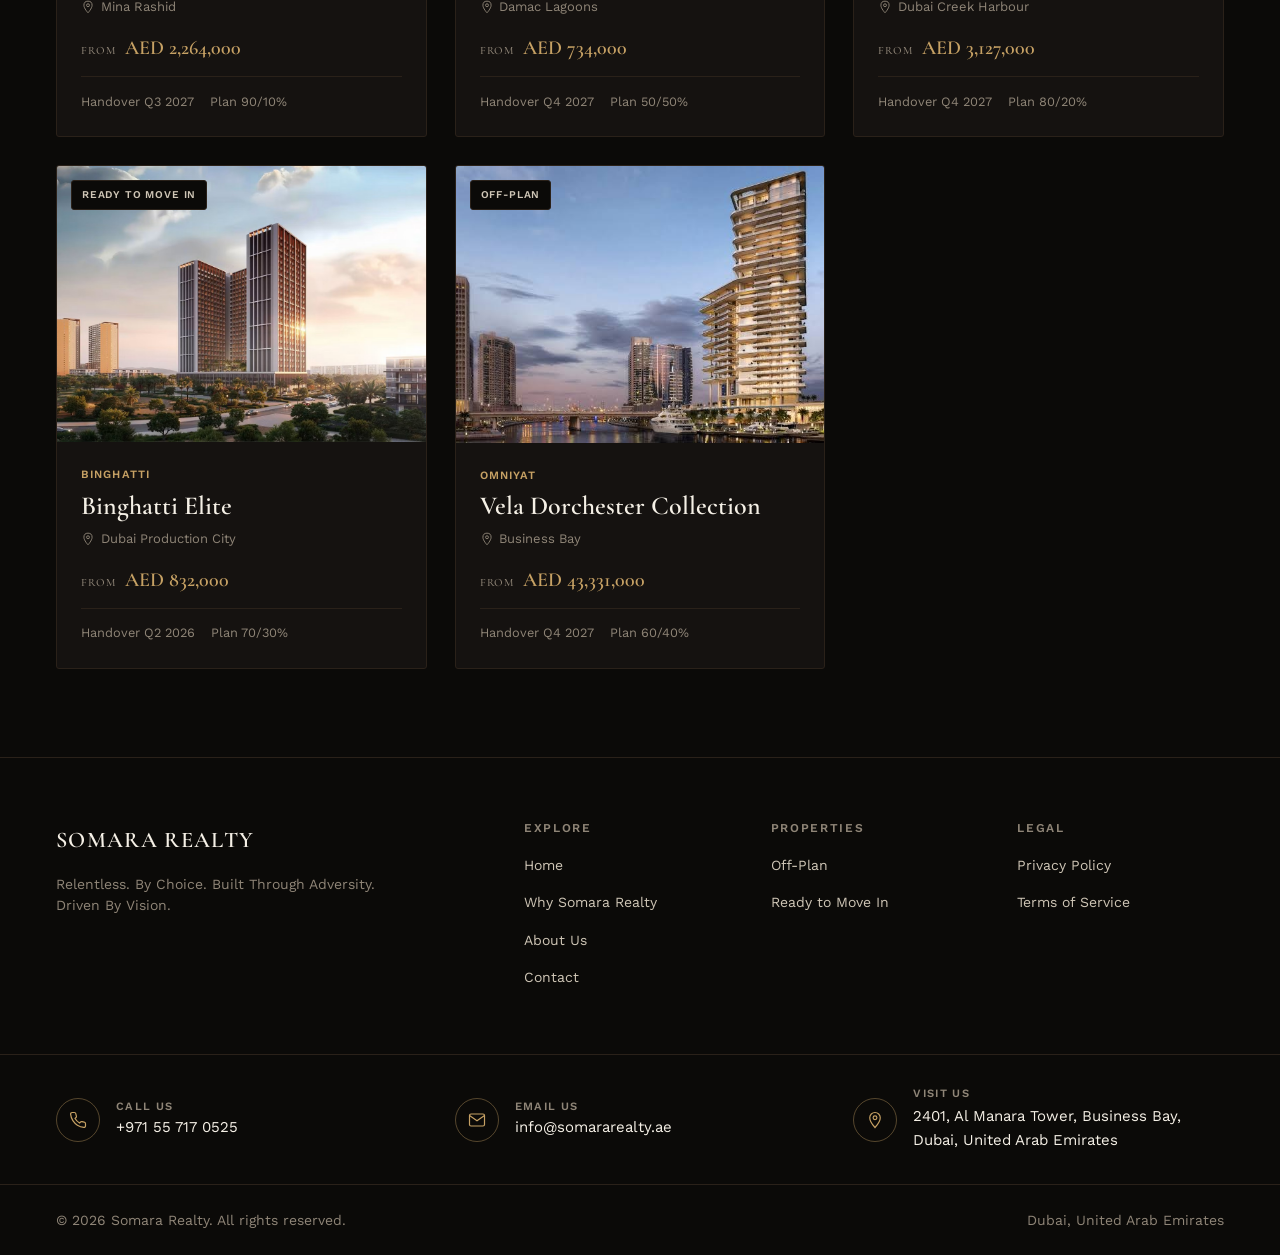
<file: properties/index.html>
<!DOCTYPE html>
<html lang="en">
<head>
<meta charset="UTF-8" />
<meta name="viewport" content="width=device-width, initial-scale=1.0" />
<title>All Properties | Somara Realty</title>
<meta name="description" content="Browse all current Somara Realty listings." />
<link rel="preconnect" href="https://fonts.googleapis.com">
<link rel="preconnect" href="https://fonts.gstatic.com" crossorigin>
<link href="https://fonts.googleapis.com/css2?family=Cormorant+Garamond:ital,wght@0,500;0,600;0,700;1,500;1,600&family=Work+Sans:wght@400;500;600&display=swap" rel="stylesheet">
<link rel="stylesheet" href="/css/styles.css" />
</head>
<body>

<a href="#main-content" class="skip-link">Skip to content</a>

<header class="site-header">
  <div class="container">
    <a href="/" class="logo" aria-label="Somara Realty home">SOMARA REALTY</a>
    <nav class="main-nav" aria-label="Primary">
      <ul>
        <li><a href="/">Home</a></li>
        <li><a href="/#why-somara">Why Us</a></li>
        <li><a href="/#browse">Properties</a></li>
        <li><a href="/about/">About Us</a></li>
        <li><a href="/contact/">Contact</a></li>
      </ul>
    </nav>
    <a href="/contact/" class="btn btn-primary header-cta js-open-consultation">Book a Consultation</a>
    <button type="button" class="menu-toggle" aria-label="Open menu">
      <svg width="22" height="16" viewBox="0 0 22 16" fill="none" aria-hidden="true"><path d="M0 1H22M0 8H22M0 15H22" stroke="currentColor" stroke-width="1.5"/></svg>
    </button>
  </div>
</header>

<div class="mobile-menu" role="dialog" aria-modal="true" aria-label="Mobile navigation">
  <div class="mobile-menu-top">
    <span class="logo">SOMARA REALTY</span>
    <button type="button" class="mobile-menu-close" aria-label="Close menu">
      <svg width="20" height="20" viewBox="0 0 20 20" fill="none" aria-hidden="true"><path d="M1 1l18 18M19 1L1 19" stroke="currentColor" stroke-width="1.4"/></svg>
    </button>
  </div>
  <nav aria-label="Mobile">
    <a href="/">Home</a>
    <a href="/#why-somara">Why Us</a>
    <a href="/#browse">Properties</a>
    <a href="/about/">About Us</a>
    <a href="/contact/">Contact</a>
  </nav>
  <div class="mobile-menu-footer">
    <a href="/contact/" class="btn btn-primary btn-block js-open-consultation">Book a Consultation</a>
  </div>
</div>

<main id="main-content">

  <section class="page-hero">
    <div class="container" style="max-width:48rem;">
      <span class="eyebrow">All Properties</span>
      <h1>Every current listing.</h1>
      <p class="body-lg">Search or filter below, same tools as the homepage.</p>
    </div>
  </section>

  <section class="section" style="padding-top:2.5rem;">
    <div class="container">
      <div class="hero-search" style="margin-top:0; max-width:none;">
        <!-- <form id="heroSearchForm">
          <div class="field">
            <label for="searchLocation">Location</label>
            <select id="searchLocation">
              <option value="">Any location</option>
              <option>Downtown Dubai</option>
              <option>Dubai Marina</option>
              <option>Dubai Hills Estate</option>
              <option>Business Bay</option>
              <option>Palm Jumeirah</option>
              <option>Arabian Ranches</option>
            </select>
          </div>
          <div class="field">
            <label for="searchType">Property Type</label>
            <select id="searchType">
              <option value="">Any type</option>
              <option>Apartment</option>
              <option>Villa</option>
              <option>Townhouse</option>
              <option>Penthouse</option>
            </select>
          </div>
          <div class="field">
            <label for="searchBudget">Budget (AED)</label>
            <select id="searchBudget">
              <option value="">Any budget</option>
              <option value="1-5">1M – 5M</option>
              <option value="5-10">5M – 10M</option>
              <option value="10+">10M+</option>
            </select>
          </div>
          <div class="field">
            <label for="searchBedrooms">Bedrooms</label>
            <select id="searchBedrooms">
              <option value="">Any</option>
              <option>1</option>
              <option>2</option>
              <option>3</option>
              <option>4+</option>
            </select>
          </div>
          <button type="submit" class="btn btn-primary">Search</button>
        </form> -->
                <form id="heroSearchForm">
          <div class="field">
            <label for="searchLocation">Location</label>
            <input type="text" id="searchLocation" placeholder="Any location" autocomplete="off" />
            <div class="autocomplete-list" id="searchLocationList"></div>
          </div>
          <div class="field">
            <label for="searchDeveloper">Developer</label>
            <select id="searchDeveloper">
              <option value="">Any developer</option>
            </select>
          </div>
          <div class="field">
            <label for="searchProperty">Property</label>
            <input type="text" id="searchProperty" placeholder="Any property" autocomplete="off" />
            <div class="autocomplete-list" id="searchPropertyList"></div>
          </div>
          <div class="field">
            <label for="searchBudget">Budget (AED)</label>
            <select id="searchBudget">
              <option value="">Any budget</option>
              <option value="0-1">Under 1M</option>
              <option value="1-2">1M – 2M</option>
              <option value="2-5">2M – 5M</option>
              <option value="5-10">5M – 10M</option>
              <option value="10+">10M+</option>
            </select>
          </div>
          <button type="submit" class="btn btn-primary">Search</button>
        </form>
      </div>

      <div class="properties-grid" id="propertyGrid" style="margin-top:3rem;"></div>
    </div>
  </section>

</main>

<footer class="site-footer">
  <div class="container footer-top">
    <div class="footer-brand">
      <span class="logo">SOMARA REALTY</span>
      <p class="body-sm" style="margin-top:1rem; max-width:22rem;">Relentless. By Choice. Built Through Adversity. Driven By Vision.</p>
    </div>
    <div class="footer-links-grid">
      <div>
        <h2>Explore</h2>
        <ul>
          <li><a href="/">Home</a></li>
          <li><a href="/#why-somara">Why Somara Realty</a></li>
          <li><a href="/about/">About Us</a></li>
          <li><a href="/contact/">Contact</a></li>
        </ul>
      </div>
      <div>
        <h2>Properties</h2>
        <ul>
          <li><a href="/#off-plan">Off-Plan</a></li>
          <li><a href="/#ready-to-move-in">Ready to Move In</a></li>
        </ul>
      </div>
      <div>
        <h2>Legal</h2>
        <ul>
          <li><a href="/privacy/">Privacy Policy</a></li>
          <li><a href="/terms/">Terms of Service</a></li>
        </ul>
      </div>
    </div>
  </div>
  <div class="container footer-contact-bar">
    <div class="footer-contact-item">
      <span class="footer-contact-icon" aria-hidden="true"><svg width="18" height="18" viewBox="0 0 24 24" fill="none" stroke="currentColor" stroke-width="1.6"><path d="M22 16.92v3a2 2 0 0 1-2.18 2 19.79 19.79 0 0 1-8.63-3.07 19.5 19.5 0 0 1-6-6 19.79 19.79 0 0 1-3.07-8.67A2 2 0 0 1 4.11 2h3a2 2 0 0 1 2 1.72c.127.96.362 1.903.7 2.81a2 2 0 0 1-.45 2.11L8.09 9.91a16 16 0 0 0 6 6l1.27-1.27a2 2 0 0 1 2.11-.45c.907.338 1.85.573 2.81.7A2 2 0 0 1 22 16.92z"/></svg></span>
      <div>
        <h3>Call Us</h3>
        <a href="tel:+971557170525" id="footerBarPhone">+971 55 717 0525</a>
      </div>
    </div>
    <div class="footer-contact-item">
      <span class="footer-contact-icon" aria-hidden="true"><svg width="18" height="18" viewBox="0 0 24 24" fill="none" stroke="currentColor" stroke-width="1.6"><rect x="2" y="4" width="20" height="16" rx="2"/><path d="M2 6l10 7 10-7"/></svg></span>
      <div>
        <h3>Email Us</h3>
        <a href="mailto:info@somararealty.ae" id="footerBarEmail">info@somararealty.ae</a>
      </div>
    </div>
    <div class="footer-contact-item">
      <span class="footer-contact-icon" aria-hidden="true"><svg width="18" height="18" viewBox="0 0 24 24" fill="none" stroke="currentColor" stroke-width="1.6"><path d="M12 22s7-7.58 7-13a7 7 0 1 0-14 0c0 5.42 7 13 7 13z"/><circle cx="12" cy="9" r="2.5"/></svg></span>
      <div>
        <h3>Visit Us</h3>
        <p>Dubai, United Arab Emirates</p>
      </div>
    </div>
  </div>
  <div class="container footer-bottom">
    <p>&copy; <span id="year"></span> Somara Realty. All rights reserved.</p>
    <p>Dubai, United Arab Emirates</p>
  </div>
</footer>

<div class="modal-overlay" id="propertyModal" role="dialog" aria-modal="true" aria-label="Property details">
  <div class="modal" id="propertyModalContent"></div>
</div>
<div class="modal-overlay" id="leadModal" role="dialog" aria-modal="true" aria-label="Ask about this property">
  <div class="modal lead-modal" id="leadModalContent"></div>
</div>

  <a href="#" id="whatsappFloat" class="whatsapp-float" target="_blank" rel="noopener noreferrer" aria-label="Chat on WhatsApp">
  <svg width="28" height="28" viewBox="0 0 24 24" fill="white" aria-hidden="true"><path d="M12 2C6.48 2 2 6.48 2 12c0 1.85.5 3.58 1.36 5.07L2 22l5.07-1.32A9.94 9.94 0 0 0 12 22c5.52 0 10-4.48 10-10S17.52 2 12 2zm5.2 14.2c-.22.62-1.27 1.18-1.75 1.24-.45.06-1 .08-1.62-.1-.37-.11-.85-.27-1.46-.53-2.57-1.11-4.25-3.7-4.38-3.87-.13-.17-1.04-1.38-1.04-2.64s.66-1.87.9-2.13c.22-.24.5-.3.66-.3h.47c.15 0 .35-.06.55.42.22.53.73 1.83.8 1.96.06.13.1.28.02.45-.08.17-.13.28-.25.43-.13.15-.27.34-.38.46-.13.13-.26.28-.11.55.15.27.68 1.12 1.46 1.82 1 .9 1.85 1.18 2.12 1.31.27.13.43.11.59-.07.16-.18.68-.79.86-1.06.18-.27.36-.22.6-.13.25.09 1.55.73 1.82.86.27.13.45.2.51.31.07.11.07.62-.15 1.24z"/></svg>
</a>
<script src="/js/main.js"></script>
</body>
</html>
</file>
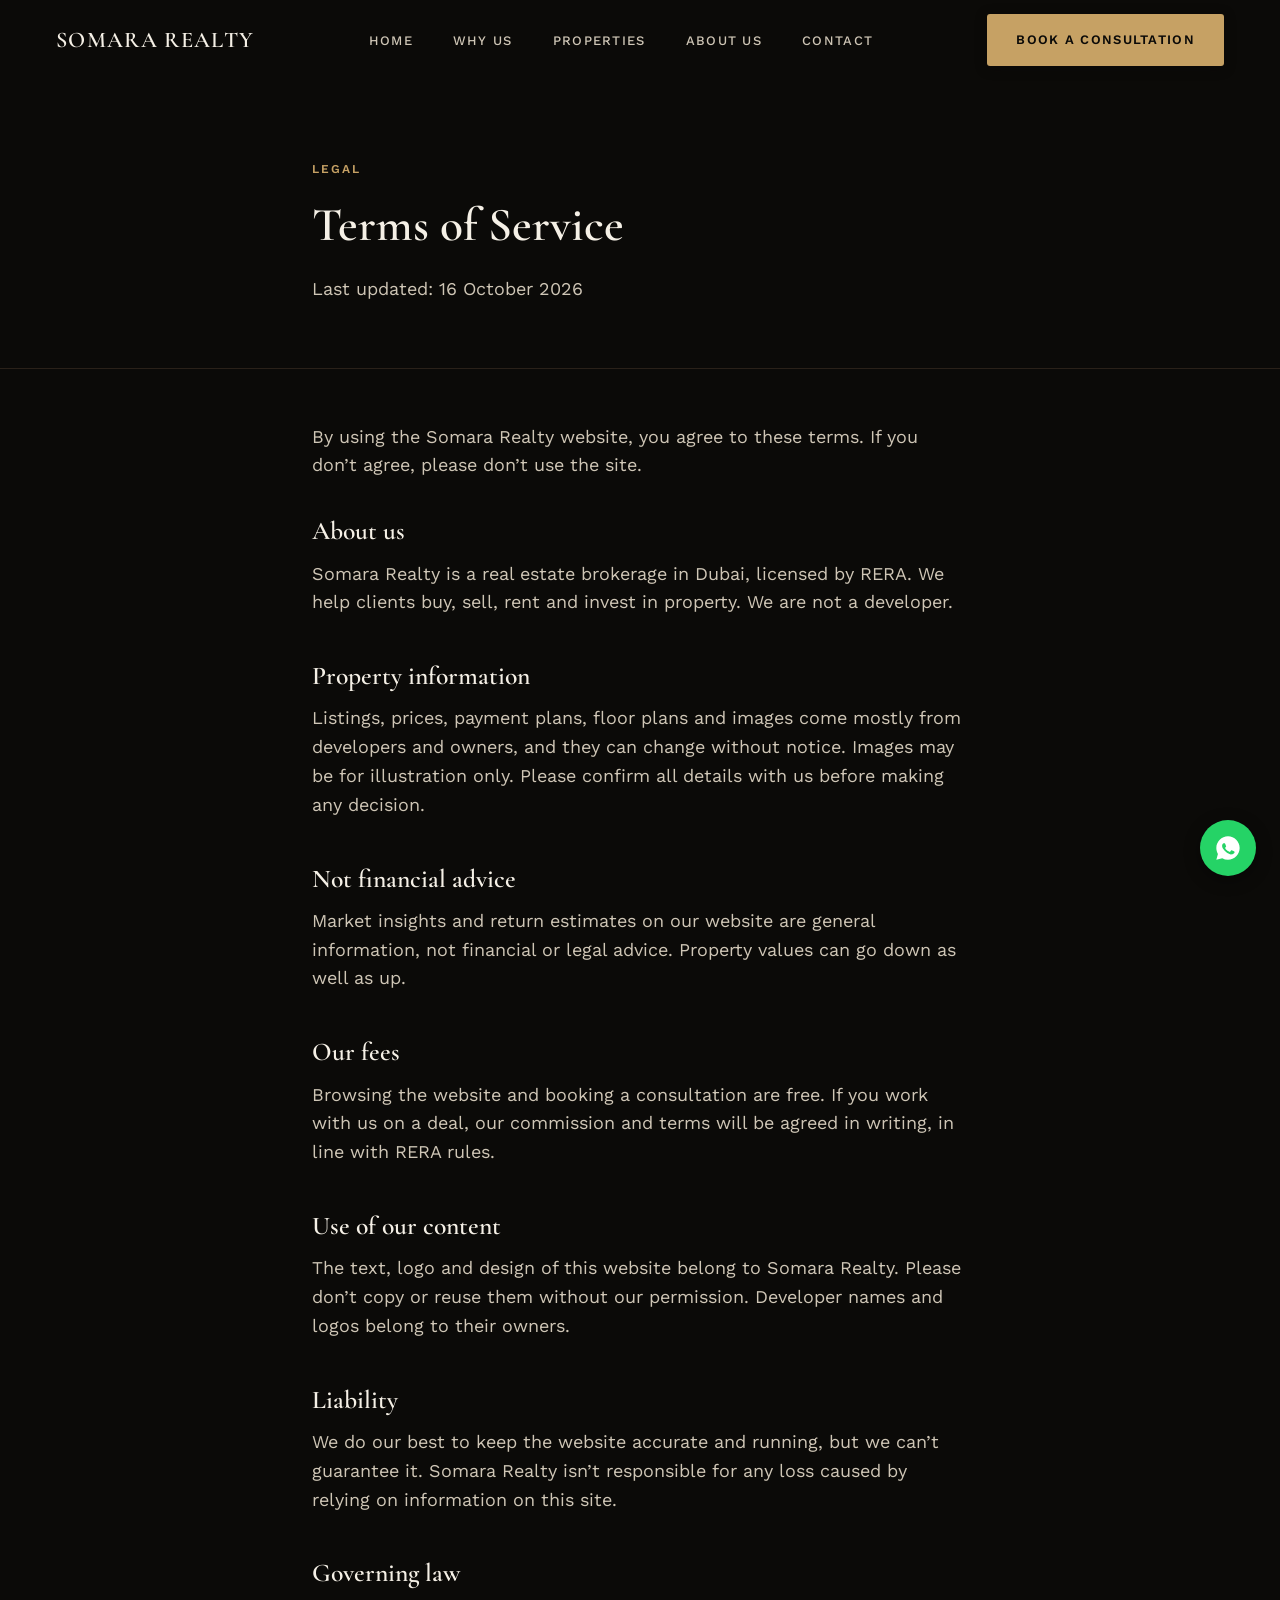
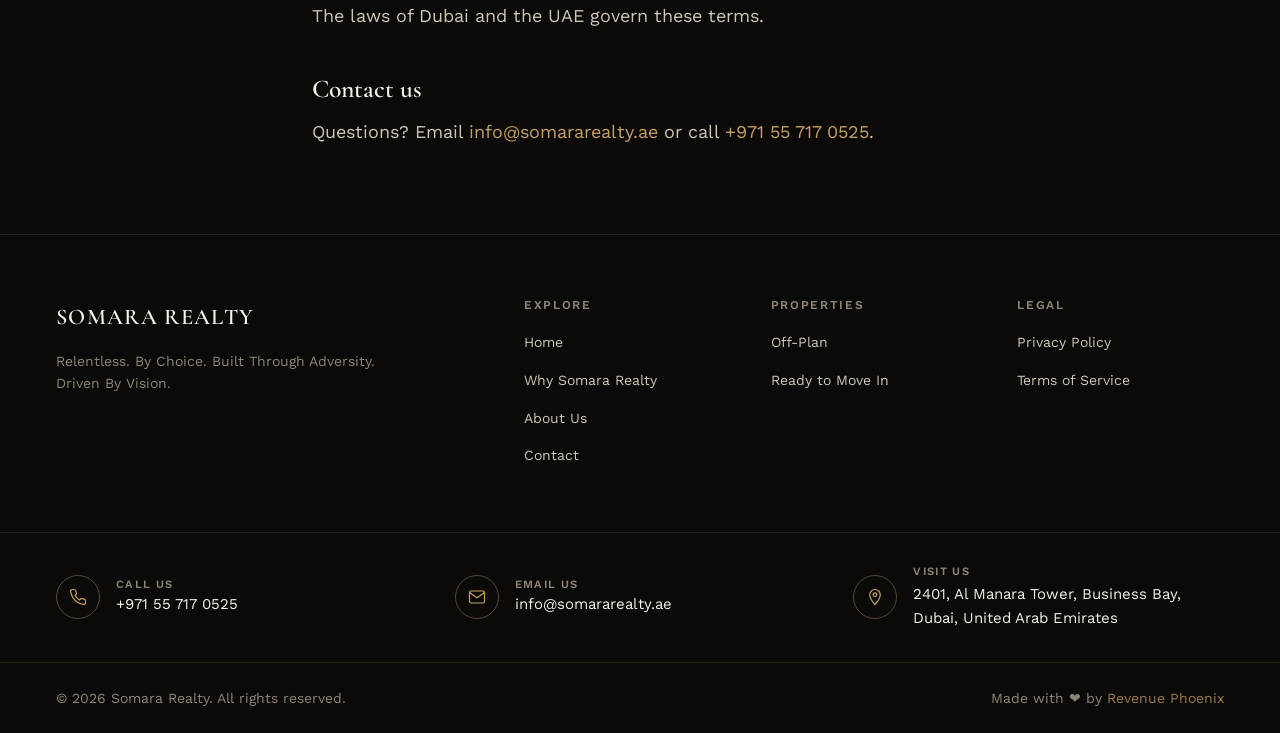
<file: terms/index.html>
<!DOCTYPE html>
<html lang="en">
<head>
<!-- Google tag (gtag.js) -->
<script async src="https://www.googletagmanager.com/gtag/js?id=G-ZMEXQ8PFSH"></script>
<script>
  window.dataLayer = window.dataLayer || [];
  function gtag(){dataLayer.push(arguments);}
  gtag('js', new Date());

  gtag('config', 'G-ZMEXQ8PFSH');
</script>
<meta charset="UTF-8" />
<meta name="viewport" content="width=device-width, initial-scale=1.0" />
<link rel="icon" href="/favicon.ico" sizes="any" />
<link rel="icon" type="image/png" sizes="16x16" href="/images/favicon-16.png" />
<link rel="icon" type="image/png" sizes="32x32" href="/images/favicon-32.png" />
<link rel="icon" type="image/png" sizes="192x192" href="/images/favicon-192.png" />
<link rel="apple-touch-icon" sizes="180x180" href="/images/apple-touch-icon.png" />
<title>Terms of Service | Somara Realty</title>
<meta name="description" content="Somara Realty's terms of service." />
<link rel="preconnect" href="https://fonts.googleapis.com">
<link rel="preconnect" href="https://fonts.gstatic.com" crossorigin>
<link href="https://fonts.googleapis.com/css2?family=Cormorant+Garamond:ital,wght@0,500;0,600;0,700;1,500;1,600&family=Work+Sans:wght@400;500;600&display=swap" rel="stylesheet">
<link rel="stylesheet" href="/css/styles.css" />
</head>
<body>

<a href="#main-content" class="skip-link">Skip to content</a>

<header class="site-header">
  <div class="container">
    <a href="/" class="logo" aria-label="Somara Realty home">SOMARA REALTY</a>
    <nav class="main-nav" aria-label="Primary">
      <ul>
        <li><a href="/">Home</a></li>
        <li><a href="/#why-somara">Why Us</a></li>
        <li><a href="/#browse">Properties</a></li>
        <li><a href="/about/">About Us</a></li>
        <li><a href="/contact/">Contact</a></li>
      </ul>
    </nav>
    <a href="/contact/" class="btn btn-primary header-cta js-open-consultation">Book a Consultation</a>
    <button type="button" class="menu-toggle" aria-label="Open menu">
      <svg width="22" height="16" viewBox="0 0 22 16" fill="none" aria-hidden="true"><path d="M0 1H22M0 8H22M0 15H22" stroke="currentColor" stroke-width="1.5"/></svg>
    </button>
  </div>
</header>

<div class="mobile-menu" role="dialog" aria-modal="true" aria-label="Mobile navigation">
  <div class="mobile-menu-top">
    <span class="logo">SOMARA REALTY</span>
    <button type="button" class="mobile-menu-close" aria-label="Close menu">
      <svg width="20" height="20" viewBox="0 0 20 20" fill="none" aria-hidden="true"><path d="M1 1l18 18M19 1L1 19" stroke="currentColor" stroke-width="1.4"/></svg>
    </button>
  </div>
  <nav aria-label="Mobile">
    <a href="/">Home</a>
    <a href="/#why-somara">Why Us</a>
    <a href="/#browse">Properties</a>
    <a href="/about/">About Us</a>
    <a href="/contact/">Contact</a>
  </nav>
  <div class="mobile-menu-footer">
    <a href="/contact/" class="btn btn-primary btn-block js-open-consultation">Book a Consultation</a>
  </div>
</div>

<main id="main-content">

  <section class="page-hero">
    <div class="container" style="max-width:48rem;">
      <span class="eyebrow">Legal</span>
      <h1>Terms of Service</h1>
      <p class="body-lg">Last updated: 16 October 2026</p>
    </div>
  </section>

  <section class="section" style="padding-top:2.5rem;">
    <div class="container legal-body" style="max-width:48rem;">
      <p class="body-lg">By using the Somara Realty website, you agree to these terms. If you don&rsquo;t agree, please don&rsquo;t use the site.</p>

      <h2>About us</h2>
      <p class="body-lg">Somara Realty is a real estate brokerage in Dubai, licensed by RERA. We help clients buy, sell, rent and invest in property. We are not a developer.</p>

      <h2>Property information</h2>
      <p class="body-lg">Listings, prices, payment plans, floor plans and images come mostly from developers and owners, and they can change without notice. Images may be for illustration only. Please confirm all details with us before making any decision.</p>

      <h2>Not financial advice</h2>
      <p class="body-lg">Market insights and return estimates on our website are general information, not financial or legal advice. Property values can go down as well as up.</p>

      <h2>Our fees</h2>
      <p class="body-lg">Browsing the website and booking a consultation are free. If you work with us on a deal, our commission and terms will be agreed in writing, in line with RERA rules.</p>

      <h2>Use of our content</h2>
      <p class="body-lg">The text, logo and design of this website belong to Somara Realty. Please don&rsquo;t copy or reuse them without our permission. Developer names and logos belong to their owners.</p>

      <h2>Liability</h2>
      <p class="body-lg">We do our best to keep the website accurate and running, but we can&rsquo;t guarantee it. Somara Realty isn&rsquo;t responsible for any loss caused by relying on information on this site.</p>

      <h2>Governing law</h2>
      <p class="body-lg">The laws of Dubai and the UAE govern these terms.</p>

      <h2>Contact us</h2>
      <p class="body-lg">Questions? Email <a href="mailto:info@somararealty.ae">info@somararealty.ae</a> or call <a href="tel:+971557170525">+971 55 717 0525</a>.</p>
    </div>
  </section>

</main>

<footer class="site-footer">
  <div class="container footer-top">
    <div class="footer-brand">
      <a href="/" class="logo" aria-label="Somara Realty home">SOMARA REALTY</a>
      <p class="body-sm" style="margin-top:1rem; max-width:22rem;">Relentless. By Choice. Built Through Adversity. Driven By Vision.</p>
    </div>
    <div class="footer-links-grid">
      <div>
        <h2>Explore</h2>
        <ul>
          <li><a href="/">Home</a></li>
          <li><a href="/#why-somara">Why Somara Realty</a></li>
          <li><a href="/about/">About Us</a></li>
          <li><a href="/contact/">Contact</a></li>
        </ul>
      </div>
      <div>
        <h2>Properties</h2>
        <ul>
          <li><a href="/#off-plan">Off-Plan</a></li>
          <li><a href="/#ready-to-move-in">Ready to Move In</a></li>
        </ul>
      </div>
      <div>
        <h2>Legal</h2>
        <ul>
          <li><a href="/privacy/">Privacy Policy</a></li>
          <li><a href="/terms/">Terms of Service</a></li>
        </ul>
      </div>
    </div>
  </div>
  <div class="container footer-contact-bar">
    <div class="footer-contact-item">
      <span class="footer-contact-icon" aria-hidden="true"><svg width="18" height="18" viewBox="0 0 24 24" fill="none" stroke="currentColor" stroke-width="1.6"><path d="M22 16.92v3a2 2 0 0 1-2.18 2 19.79 19.79 0 0 1-8.63-3.07 19.5 19.5 0 0 1-6-6 19.79 19.79 0 0 1-3.07-8.67A2 2 0 0 1 4.11 2h3a2 2 0 0 1 2 1.72c.127.96.362 1.903.7 2.81a2 2 0 0 1-.45 2.11L8.09 9.91a16 16 0 0 0 6 6l1.27-1.27a2 2 0 0 1 2.11-.45c.907.338 1.85.573 2.81.7A2 2 0 0 1 22 16.92z"/></svg></span>
      <div>
        <h3>Call Us</h3>
        <a href="tel:+971557170525" id="footerBarPhone">+971 55 717 0525</a>
      </div>
    </div>
    <div class="footer-contact-item">
      <span class="footer-contact-icon" aria-hidden="true"><svg width="18" height="18" viewBox="0 0 24 24" fill="none" stroke="currentColor" stroke-width="1.6"><rect x="2" y="4" width="20" height="16" rx="2"/><path d="M2 6l10 7 10-7"/></svg></span>
      <div>
        <h3>Email Us</h3>
        <a href="mailto:info@somararealty.ae" id="footerBarEmail">info@somararealty.ae</a>
      </div>
    </div>
    <div class="footer-contact-item">
      <span class="footer-contact-icon" aria-hidden="true"><svg width="18" height="18" viewBox="0 0 24 24" fill="none" stroke="currentColor" stroke-width="1.6"><path d="M12 22s7-7.58 7-13a7 7 0 1 0-14 0c0 5.42 7 13 7 13z"/><circle cx="12" cy="9" r="2.5"/></svg></span>
      <div>
        <h3>Visit Us</h3>
        <p>Dubai, United Arab Emirates</p>
      </div>
    </div>
  </div>
  <div class="container footer-bottom">
    <p>&copy; <span id="year"></span> Somara Realty. All rights reserved.</p>
    <p class="footer-credit">Made with <span aria-hidden="true">&#10084;</span> by <a href="https://revenuephoenix.com" target="_blank" rel="noopener noreferrer">Revenue Phoenix</a></p>
  </div>
</footer>

<div class="modal-overlay" id="leadModal" role="dialog" aria-modal="true" aria-label="Book a consultation">
  <div class="modal lead-modal" id="leadModalContent"></div>
</div>
<a href="#" id="whatsappFloat" class="whatsapp-float" target="_blank" rel="noopener noreferrer" aria-label="Chat on WhatsApp">
  <svg width="28" height="28" viewBox="0 0 24 24" fill="white" aria-hidden="true"><path d="M12 2C6.48 2 2 6.48 2 12c0 1.85.5 3.58 1.36 5.07L2 22l5.07-1.32A9.94 9.94 0 0 0 12 22c5.52 0 10-4.48 10-10S17.52 2 12 2zm5.2 14.2c-.22.62-1.27 1.18-1.75 1.24-.45.06-1 .08-1.62-.1-.37-.11-.85-.27-1.46-.53-2.57-1.11-4.25-3.7-4.38-3.87-.13-.17-1.04-1.38-1.04-2.64s.66-1.87.9-2.13c.22-.24.5-.3.66-.3h.47c.15 0 .35-.06.55.42.22.53.73 1.83.8 1.96.06.13.1.28.02.45-.08.17-.13.28-.25.43-.13.15-.27.34-.38.46-.13.13-.26.28-.11.55.15.27.68 1.12 1.46 1.82 1 .9 1.85 1.18 2.12 1.31.27.13.43.11.59-.07.16-.18.68-.79.86-1.06.18-.27.36-.22.6-.13.25.09 1.55.73 1.82.86.27.13.45.2.51.31.07.11.07.62-.15 1.24z"/></svg>
</a>
<script src="/js/main.js"></script>
</body>
</html>
</file>
<file: css/styles.css>
/* =========================================================
   SOMARA REALTY — Design tokens
   Palette calibrated against the CK Realty reference the client
   approved: true near-black, warm saturated gold, outlined cards.
   Swap these variables once official brand hex codes are supplied.
   ========================================================= */
:root {
  --ink: #0b0a08;
  --ink-2: #151210;
  --ink-3: #2a2119;

  --ivory: #f5f0e6;
  --ivory-dim: #cfc6b6;
  --stone: #8f8577;

  --gold: #c6a164;
  --gold-bright: #e0c087;
  --gold-dim: #9c7c4a;

  --error: #b3543f;
  --success: #6f8f6a;

  --container-max: 1280px;
  --radius: 3px;
  --ease: cubic-bezier(0.22, 1, 0.36, 1);

  --font-display: "Cormorant Garamond", Georgia, serif;
  --font-sans: "Work Sans", -apple-system, "Segoe UI", sans-serif;
}

/* =========================================================
   Reset
   ========================================================= */
* { box-sizing: border-box; margin: 0; padding: 0; }
html { scroll-behavior: smooth; }
html, body { overflow-x: hidden; max-width: 100%; }
body {
  background: var(--ink);
  color: var(--ivory);
  font-family: var(--font-sans);
  -webkit-font-smoothing: antialiased;
  line-height: 1.6;
}
img { max-width: 100%; display: block; }
a { color: inherit; text-decoration: none; }
button { font-family: inherit; cursor: pointer; }
ul { list-style: none; }
input, select, textarea { font-family: inherit; font-size: 1rem; }

@media (prefers-reduced-motion: reduce) {
  *, *::before, *::after {
    animation-duration: 0.01ms !important;
    transition-duration: 0.01ms !important;
    scroll-behavior: auto !important;
  }
}

:focus-visible {
  outline: 2px solid var(--gold);
  outline-offset: 3px;
}

/* =========================================================
   Layout helpers
   ========================================================= */
.container {
  max-width: var(--container-max);
  margin-inline: auto;
  padding-inline: 1.5rem;
}
@media (min-width: 768px) { .container { padding-inline: 2.5rem; } }
@media (min-width: 1200px) { .container { padding-inline: 3.5rem; } }

.section { padding-block: 5.5rem; }
@media (max-width: 640px) { .section { padding-block: 3.5rem; } }

/* =========================================================
   Typography
   ========================================================= */
.eyebrow {
  font-family: var(--font-sans);
  font-weight: 600;
  font-size: 0.75rem;
  letter-spacing: 0.16em;
  text-transform: uppercase;
  color: var(--gold);
}

.display {
  font-family: var(--font-display);
  font-weight: 600;
  font-size: clamp(2.25rem, 3.2vw + 1.4rem, 4.5rem);
  line-height: 1.08;
  letter-spacing: -0.005em;
}
h1 { font-family: var(--font-display); font-weight: 600; font-size: clamp(2rem, 2.2vw + 1.2rem, 3.25rem); line-height: 1.1; }
h2 { font-family: var(--font-display); font-weight: 600; font-size: clamp(1.625rem, 1.6vw + 1rem, 2.375rem); line-height: 1.16; }
h3 { font-family: var(--font-display); font-weight: 600; font-size: clamp(1.3rem, 0.8vw + 1rem, 1.625rem); line-height: 1.24; }
h4 { font-family: var(--font-sans); font-weight: 600; font-size: 1.125rem; }

.body-lg { font-size: 1.125rem; line-height: 1.6; color: var(--ivory-dim); }
.body-sm { font-size: 0.875rem; line-height: 1.55; color: var(--stone); }

/* =========================================================
   Buttons
   ========================================================= */
.btn {
  display: inline-flex;
  align-items: center;
  justify-content: center;
  gap: 0.5rem;
  padding: 0.9rem 1.75rem;
  font-family: var(--font-sans);
  font-weight: 600;
  font-size: 0.8125rem;
  letter-spacing: 0.1em;
  text-transform: uppercase;
  border-radius: var(--radius);
  border: 1px solid transparent;
  transition: background-color 200ms var(--ease), border-color 200ms var(--ease), color 200ms var(--ease);
  white-space: nowrap;
}
.btn-primary { background: var(--gold); color: var(--ink); box-shadow: 0 2px 12px rgba(11,10,8,0.35); }
.btn-primary:hover { background: var(--gold-bright); }
.btn-outline { background: transparent; color: var(--ivory); border-color: rgba(198,161,100,0.5); }
.btn-outline:hover { border-color: var(--gold); background: rgba(198,161,100,0.08); }
.btn-block { width: 100%; }

/* =========================================================
   Header
   ========================================================= */
.site-header {
  position: fixed;
  inset-inline: 0;
  top: 0;
  z-index: 40;
  border-bottom: 1px solid transparent;
  background: transparent;
  transition: background-color 300ms var(--ease), border-color 300ms var(--ease), backdrop-filter 300ms var(--ease);
}
.site-header.is-solid {
  background: rgba(11, 10, 8, 0.94);
  backdrop-filter: blur(6px);
  border-bottom-color: rgba(198, 161, 100, 0.4);
}
.site-header .container {
  display: flex;
  align-items: center;
  justify-content: space-between;
  height: 5rem;
}
.logo {
  font-family: var(--font-display);
  font-weight: 600;
  font-size: 1.4rem;
  letter-spacing: 0.06em;
  color: var(--ivory);
}
.logo:hover { color: var(--gold); }

.main-nav { display: none; }
.main-nav ul { display: flex; align-items: center; gap: 2.5rem; }
.main-nav a {
  font-size: 0.8125rem;
  font-weight: 500;
  letter-spacing: 0.1em;
  text-transform: uppercase;
  color: var(--ivory-dim);
  transition: color 150ms var(--ease);
}
.main-nav a:hover, .main-nav a.active { color: var(--gold); }

.header-cta { display: none; }

.menu-toggle {
  display: flex;
  align-items: center;
  justify-content: center;
  width: 2.75rem;
  height: 2.75rem;
  background: none;
  border: none;
  color: var(--ivory);
}

@media (min-width: 900px) {
  .main-nav { display: block; }
  .header-cta { display: inline-flex; }
  .menu-toggle { display: none; }
}

.skip-link {
  position: absolute;
  left: -9999px;
  top: 0;
  z-index: 100;
  background: var(--gold);
  color: var(--ink);
  padding: 0.6rem 1rem;
  border-radius: var(--radius);
}
.skip-link:focus { left: 1rem; top: 1rem; }

/* Mobile menu */
.mobile-menu {
  position: fixed;
  inset: 0;
  z-index: 50;
  background: var(--ink);
  display: none;
  flex-direction: column;
}
.mobile-menu.is-open { display: flex; }
.mobile-menu-top {
  display: flex;
  align-items: center;
  justify-content: space-between;
  padding: 1.25rem 1.5rem;
}
.mobile-menu nav {
  flex: 1;
  display: flex;
  flex-direction: column;
  justify-content: center;
  gap: 0.5rem;
  padding: 0 1.5rem;
}
.mobile-menu nav a {
  font-family: var(--font-display);
  font-size: 2rem;
  padding: 0.6rem 0;
  color: var(--ivory);
}
.mobile-menu nav a:hover { color: var(--gold); }
.mobile-menu-footer { padding: 0 1.5rem 2.5rem; }

/* =========================================================
   Hero
   ========================================================= */
.hero {
  position: relative;
  min-height: min(100svh, 52rem);
  display: grid;
  align-items: center;
  background: var(--ink);
  padding-top: 7rem;
  padding-bottom: 4rem;
}
@media (min-width: 1800px) {
  .hero { min-height: min(100svh, 58rem); }
}
.hero > .container {
  width: 100%;
}
.hero-bg {
  position: absolute;
  inset: 0;
  pointer-events: none;
}
.hero-bg .grid {
  position: absolute;
  inset: 0;
  opacity: 0.05;
  background-image:
    linear-gradient(var(--gold) 1px, transparent 1px),
    linear-gradient(90deg, var(--gold) 1px, transparent 1px);
  background-size: 72px 72px;
}
.hero-bg .glow {
  position: absolute;
  top: 0;
  left: 50%;
  transform: translateX(-50%);
  width: 90%;
  height: 80vh;
  filter: blur(140px);
  background: radial-gradient(circle, rgba(198,161,100,0.16) 0%, rgba(198,161,100,0) 65%);
}
.hero-bg .fade {
  position: absolute;
  inset: 0;
  background: linear-gradient(to right, rgba(11,10,8,0.85) 0%, rgba(11,10,8,0.55) 40%, rgba(11,10,8,0.15) 70%, transparent 100%);
}
.hero-bg .top-scrim {
  position: absolute;
  inset: 0;
  background: linear-gradient(180deg, rgba(11,10,8,0.9) 0%, rgba(11,10,8,0.55) 65%, transparent 100%);
  height: 8rem;
}
/* Optional real hero photo — drop a file at images/hero/hero-bg.jpg and it
   displays automatically, covering the CSS placeholder. If the file is
   missing, onerror hides the <img> and the placeholder above shows through. */
.hero-photo {
  position: absolute;
  inset: 0;
  width: 100%;
  height: 100%;
  object-fit: cover;
}
.hero-video {
  position: absolute;
  inset: 0;
  width: 100%;
  height: 100%;
  object-fit: cover;
}
.hero-content { position: relative; z-index: 2; max-width: 46rem; }
.hero-content h1 { margin-top: 1.25rem; color: var(--ivory); }
.hero-content h1 .gold { color: var(--gold); }
.hero-content .body-lg { margin-top: 1.75rem; max-width: 34rem; }
.hero-ctas { margin-top: 2.25rem; display: flex; flex-wrap: wrap; gap: 1rem; }

/* Hero property search */
.hero-search {
  position: relative;
  z-index: 2;
  margin-top: 3rem;
  background: rgba(11, 10, 8, 0.94);
  border: 1px solid rgba(198, 161, 100, 0.3);
  border-radius: var(--radius);
  padding: 1.5rem;
  backdrop-filter: blur(28px);
  max-width: 64rem;
}
.hero-search form {
  display: grid;
  gap: 1rem;
  grid-template-columns: 1fr;
}
@media (min-width: 800px) {
  .hero-search form {
    grid-template-columns: repeat(4, 1fr) auto;
    align-items: end;
  }
}
.field label {
  display: block;
  font-size: 0.7rem;
  font-weight: 600;
  letter-spacing: 0.1em;
  text-transform: uppercase;
  color: var(--stone);
  margin-bottom: 0.5rem;
}
.field select {
  width: 100%;
  background: var(--ink-2);
  border: 1px solid var(--ink-3);
  color: var(--ivory);
  padding: 0.75rem 0.9rem;
  border-radius: var(--radius);
}
.field select:focus { border-color: var(--gold); }

.field { position: relative; }
.field input {
  width: 100%;
  background: var(--ink-2);
  border: 1px solid var(--ink-3);
  color: var(--ivory);
  padding: 0.75rem 0.9rem;
  border-radius: var(--radius);
}
.field input:focus { border-color: var(--gold); outline: none; }
.autocomplete-list {
  position: absolute;
  top: calc(100% + 4px);
  left: 0;
  right: 0;
  background: var(--ink-2);
  border: 1px solid var(--gold-dim);
  border-radius: var(--radius);
  max-height: 14rem;
  overflow-y: auto;
  z-index: 10;
  display: none;
}
.autocomplete-list.is-open { display: block; }
.autocomplete-item {
  padding: 0.6rem 0.9rem;
  font-size: 0.9rem;
  color: var(--ivory-dim);
  cursor: pointer;
}
.autocomplete-item:hover,
.autocomplete-item.is-active { background: rgba(198,161,100,0.12); color: var(--ivory); }

/* =========================================================
   Cards (outlined — matches approved reference)
   ========================================================= */
.card-outlined {
  border: 1px solid var(--ink-3);
  border-radius: var(--radius);
  transition: border-color 200ms var(--ease);
}
.card-outlined:hover { border-color: var(--gold-dim); }

/* Brighter card borders + body text for just the two sections with a
   photographic background (home "Why Somara Realty" and About's "What we
   hold ourselves to") — the default subtle border/dim body text reads fine
   on plain dark backgrounds elsewhere, but is too low-contrast over these
   photos. Scoped to these two sections only, not the global card style. */
.why-somara-bg .card-outlined,
.about-values-bg .card-outlined {
  border-color: #f8c394;
}
.why-somara-bg .card-outlined:hover,
.about-values-bg .card-outlined:hover {
  border-color: #f8c394;
}
.why-somara-bg .card-outlined .body-sm,
.about-values-bg .card-outlined .body-sm {
  color: #fdfdfd;
}

/* Why Somara */
.values-grid {
  margin-top: 3rem;
  display: grid;
  gap: 1.5rem;
  grid-template-columns: 1fr;
}
@media (min-width: 700px) { .values-grid { grid-template-columns: repeat(3, 1fr); } }
.value-card { padding: 2rem; }
.value-icon {
  width: 2.75rem;
  height: 2.75rem;
  border: 1px solid rgba(198,161,100,0.5);
  border-radius: var(--radius);
  display: flex;
  align-items: center;
  justify-content: center;
  color: var(--gold);
  margin-bottom: 1.25rem;
}

/* =========================================================
   Stats strip — animated count-up numbers (js/main.js).
   ========================================================= */
.stats-section {
  padding-block: 3rem;
  border-top: 1px solid var(--ink-3);
  border-bottom: 1px solid var(--ink-3);
  background: var(--ink-2);
}
.stats-grid {
  display: grid;
  gap: 2rem 0;
  grid-template-columns: repeat(2, 1fr);
  text-align: center;
}
@media (min-width: 700px) { .stats-grid { grid-template-columns: repeat(4, 1fr); } }
.stat-item { padding: 0 1.25rem; }
.stat-item:nth-child(2n) { border-left: 1px solid var(--ink-3); }
.stat-item:nth-child(n+3) { border-top: 1px solid var(--ink-3); padding-top: 1.75rem; }
@media (min-width: 700px) {
  .stat-item:nth-child(n+3) { border-top: none; padding-top: 0; }
  .stat-item:not(:first-child) { border-left: 1px solid var(--ink-3); }
}
.stat-number {
  font-family: var(--font-display);
  font-weight: 600;
  font-size: clamp(2rem, 1.5vw + 1.5rem, 2.75rem);
  color: var(--gold);
  line-height: 1.1;
}
.stat-item .body-sm { margin-top: 0.4rem; }

/* =========================================================
   Developer partnerships — continuous logo/wordmark marquee.
   Two identical item sets back to back; translating exactly
   -50% of the track's own width loops seamlessly.
   ========================================================= */
.marquee {
  margin-top: 2rem;
  overflow: hidden;
  -webkit-mask-image: linear-gradient(90deg, transparent, #000 8%, #000 92%, transparent);
  mask-image: linear-gradient(90deg, transparent, #000 8%, #000 92%, transparent);
}
.marquee-track {
  display: flex;
  align-items: center;
  width: max-content;
  gap: 1.5rem;
  animation: marquee-scroll 30s linear infinite;
}
.marquee-item {
  display: inline-flex;
  align-items: center;
  justify-content: center;
  width: 11rem;
  height: 4.5rem;
  padding: 0.7rem 1.25rem;
  border: 1px solid var(--ink-3);
  border-radius: var(--radius);
  background: #f7f3ec;
  flex-shrink: 0;
}
.marquee-item img {
  width: 100%;
  height: 100%;
  object-fit: contain;
  mix-blend-mode: multiply;
}
@keyframes marquee-scroll {
  from { transform: translateX(0); }
  to { transform: translateX(-50%); }
}
@media (prefers-reduced-motion: reduce) {
  .marquee-track { animation: none; }
  .marquee { overflow-x: auto; }
}

/* =========================================================
   Property grid
   ========================================================= */
.section-head {
  display: flex;
  flex-wrap: wrap;
  align-items: flex-end;
  justify-content: space-between;
  gap: 1.5rem;
}
.properties-grid {
  margin-top: 3rem;
  display: grid;
  gap: 1.75rem;
  grid-template-columns: 1fr;
}
@media (min-width: 640px) { .properties-grid { grid-template-columns: repeat(2, 1fr); } }
@media (min-width: 1100px) { .properties-grid { grid-template-columns: repeat(3, 1fr); } }

.property-card { overflow: hidden; cursor: pointer; background: var(--ink-2); }
.property-media {
  position: relative;
  aspect-ratio: 4 / 3;
  background: linear-gradient(135deg, #201a13 0%, #0b0a08 100%);
  display: flex;
  align-items: center;
  justify-content: center;
  overflow: hidden;
}
.property-media svg { width: 2.5rem; height: 2.5rem; color: var(--ink-3); }
/* Optional real property photo — drop a file at
   images/properties/{id}.jpg (id matches the property, e.g. p1.jpg) and
   it displays automatically. Missing file -> onerror hides the <img>,
   revealing the icon placeholder underneath. */
.property-media img {
  position: absolute;
  inset: 0;
  width: 100%;
  height: 100%;
  object-fit: cover;
}
.property-badge {
  position: absolute;
  top: 0.9rem;
  left: 0.9rem;
  background: var(--ink);
  border: 1px solid var(--ink-3);
  color: var(--ivory-dim);
  font-size: 0.65rem;
  font-weight: 600;
  letter-spacing: 0.08em;
  text-transform: uppercase;
  padding: 0.35rem 0.6rem;
  border-radius: var(--radius);
}
.property-body { padding: 1.5rem; }
.property-body h3 { color: var(--ivory); }
.property-location {
  margin-top: 0.4rem;
  font-size: 0.8125rem;
  color: var(--stone);
  display: flex;
  align-items: center;
  gap: 0.35rem;
}
.property-price {
  margin-top: 0.9rem;
  font-family: var(--font-display);
  font-weight: 600;
  font-size: 1.25rem;
  color: var(--gold);
}
.property-meta {
  margin-top: 0.75rem;
  display: flex;
  gap: 1rem;
  font-size: 0.8rem;
  color: var(--stone);
  border-top: 1px solid var(--ink-3);
  padding-top: 0.9rem;
}

.empty-state {
  grid-column: 1 / -1;
  text-align: center;
  padding: 3rem 1rem;
  color: var(--stone);
}
.empty-state button { margin-top: 1rem; }

/* =========================================================
   Category pills (Browse By Category — in-page filter)
   ========================================================= */
.category-pills {
  margin-top: 2rem;
  display: flex;
  flex-wrap: wrap;
  gap: 0.75rem;
}
.pill {
  padding: 0.7rem 1.5rem;
  border-radius: 999px;
  border: 1px solid rgba(198,161,100,0.35);
  background: transparent;
  color: var(--ivory-dim);
  font-size: 0.8125rem;
  font-weight: 600;
  letter-spacing: 0.06em;
  text-transform: uppercase;
  transition: background-color 200ms var(--ease), border-color 200ms var(--ease), color 200ms var(--ease);
}
.pill:hover { border-color: var(--gold); color: var(--ivory); }
.pill.is-active { background: var(--gold); border-color: var(--gold); color: var(--ink); }

/* View More (progressive reveal — Featured Properties) */
.view-more-wrap { margin-top: 2.5rem; text-align: center; }

/* =========================================================
   Featured Realtors
   ========================================================= */
.realtor-grid {
  margin-top: 3rem;
  display: grid;
  gap: 1.75rem;
  grid-template-columns: 1fr;
}
@media (min-width: 700px) { .realtor-grid { grid-template-columns: repeat(3, 1fr); } }
/* Variant for grids with fewer than 3 cards (e.g. the About page's
   2-person leadership team) so they sit centered instead of left-aligned
   against an empty third column. */
.realtor-grid--pair { max-width: 42rem; margin-left: auto; margin-right: auto; }
@media (min-width: 700px) { .realtor-grid--pair { grid-template-columns: repeat(2, 1fr); } }
.realtor-card { padding: 2rem; text-align: center; }
.realtor-avatar {
  width: 4.5rem;
  height: 4.5rem;
  margin: 0 auto 1.25rem;
  border-radius: 50%;
  border: 1px solid rgba(198,161,100,0.5);
  background: var(--ink);
  color: var(--gold-dim);
  display: flex;
  align-items: center;
  justify-content: center;
}
.realtor-avatar svg { width: 2.25rem; height: 2.25rem; }
.realtor-role { margin-top: 0.35rem; color: var(--gold); }
.realtor-focus { margin-top: 0.35rem; }
.realtor-whatsapp { margin-top: 1.5rem; }

/* =========================================================
   Property modal
   ========================================================= */
.modal-overlay {
  position: fixed;
  inset: 0;
  z-index: 60;
  background: rgba(11, 10, 8, 0.8);
  display: none;
  align-items: center;
  justify-content: center;
  padding: 1.5rem;
}
.modal-overlay.is-open { display: flex; }
.modal {
  background: var(--ink-2);
  border: 1px solid var(--ink-3);
  max-width: 42rem;
  width: 100%;
  max-height: 90vh;
  overflow-y: auto;
  border-radius: var(--radius);
}
.modal-media {
  position: relative;
  aspect-ratio: 16/9;
  background: linear-gradient(135deg, #201a13 0%, #0b0a08 100%);
  display: flex;
  align-items: center;
  justify-content: center;
  overflow: hidden;
}
.modal-media svg { width: 3rem; height: 3rem; color: var(--ink-3); }
.modal-media img {
  position: absolute;
  inset: 0;
  width: 100%;
  height: 100%;
  object-fit: cover;
}
.modal-body { padding: 2rem; }
.modal-close {
  position: absolute;
  top: 1rem;
  right: 1rem;
  width: 2.5rem;
  height: 2.5rem;
  background: var(--ink);
  border: 1px solid var(--ink-3);
  color: var(--ivory);
  display: flex;
  align-items: center;
  justify-content: center;
  border-radius: var(--radius);
}
.modal-inner { position: relative; }
.modal-amenities { margin-top: 1.25rem; display: flex; flex-wrap: wrap; gap: 0.5rem; }
.modal-amenities span {
  font-size: 0.75rem;
  border: 1px solid var(--ink-3);
  color: var(--ivory-dim);
  padding: 0.35rem 0.7rem;
  border-radius: var(--radius);
}
.modal-actions { margin-top: 1.75rem; display: flex; flex-wrap: wrap; gap: 0.75rem; }

/* =========================================================
   Lead modal ("Ask About This Property" popup)
   Image on one side, enquiry form on the other — placeholder
   submit handler in js/main.js, to be wired to Lead Rat CRM.
   ========================================================= */
.lead-modal { max-width: 40rem; }
.lead-modal-inner { position: relative; display: grid; grid-template-columns: 1fr; max-height: 90vh; overflow-y: auto; }
@media (min-width: 720px) { .lead-modal-inner { grid-template-columns: 0.8fr 1fr; max-height: none; overflow-y: visible; } }
.lead-modal-media {
  position: relative;
  min-height: 7rem;
  background: linear-gradient(135deg, #201a13 0%, #0b0a08 100%);
  overflow: hidden;
}
@media (min-width: 720px) { .lead-modal-media { min-height: 100%; } }
/* Explicit z-index stack so a loaded photo always covers the fallback
   icon, regardless of DOM order: icon (1) < photo (2) < caption (3). */
.lead-modal-media > svg { position: absolute; top: 40%; left: 50%; transform: translate(-50%, -50%); width: 3rem; height: 3rem; color: var(--ink-3); z-index: 1; }
.lead-modal-media img { position: absolute; inset: 0; width: 100%; height: 100%; object-fit: cover; z-index: 2; }
.lead-modal-media-caption {
  position: absolute;
  left: 0;
  right: 0;
  bottom: 0;
  z-index: 3;
  padding: 1.25rem;
  background: linear-gradient(0deg, rgba(11,10,8,0.92) 0%, rgba(11,10,8,0) 100%);
}
/* Status badge inside the caption strip — same look as .property-badge,
   but laid out inline (not absolutely corner-pinned) so it stacks
   cleanly above the title/location instead of overlapping them. */
.lead-modal-badge {
  display: inline-block;
  background: var(--ink);
  border: 1px solid var(--ink-3);
  color: var(--ivory-dim);
  font-size: 0.65rem;
  font-weight: 600;
  letter-spacing: 0.08em;
  text-transform: uppercase;
  padding: 0.35rem 0.6rem;
  border-radius: var(--radius);
}
.lead-modal-form { padding: 1.25rem; }
.lead-modal-form .form-grid { gap: 0.7rem; }
@media (min-width: 480px) { .lead-modal-form { padding: 1.5rem; } }
/* Compact field styling scoped to the lead/consultation popup only, so
   the standalone Contact page form keeps its normal, roomier sizing. */
.lead-modal-form .field-full label { margin-bottom: 0.3rem; font-size: 0.65rem; }
.lead-modal-form .field-full input,
.lead-modal-form .field-full select,
.lead-modal-form .field-full textarea { padding: 0.6rem 0.8rem; font-size: 0.9rem; }
.lead-modal-form .field-full textarea { min-height: 4rem; }
.lead-modal-form h2 { font-size: 1.3rem; }
.lead-modal-form > p { font-size: 0.85rem; }

/* =========================================================
   Instagram-style strip
   ========================================================= */
.insta-scroll {
  margin-top: 2.5rem;
  display: flex;
  gap: 1rem;
  overflow-x: auto;
  scroll-snap-type: x mandatory;
  padding-bottom: 0.75rem;
  scrollbar-width: thin;
  scrollbar-color: var(--gold-dim) var(--ink-2);
}
.insta-scroll::-webkit-scrollbar { height: 6px; }
.insta-scroll::-webkit-scrollbar-track { background: var(--ink-2); }
.insta-scroll::-webkit-scrollbar-thumb { background: var(--gold-dim); border-radius: 999px; }
.insta-item {
  position: relative;
  flex: 0 0 auto;
  width: 11.5rem;
  aspect-ratio: 1;
  border-radius: var(--radius);
  overflow: hidden;
  border: 1px solid var(--ink-3);
  background: linear-gradient(160deg, #201a13, #0b0a08);
  scroll-snap-align: start;
}
.insta-item img { width: 100%; height: 100%; object-fit: cover; display: block; }
.insta-item.is-reel { width: 11rem; aspect-ratio: 9 / 16; }
.insta-item.is-reel video { width: 100%; height: 100%; object-fit: cover; display: block; background: #000; }
@media (min-width: 900px) {
  .insta-scroll.has-reels {
    display: grid;
    grid-template-columns: repeat(5, minmax(0, 1fr));
    overflow: visible;
  }
  .insta-scroll.has-reels .insta-item.is-reel { width: auto; }
}
.insta-item .insta-icon {
  position: absolute;
  top: 0.6rem;
  right: 0.6rem;
  width: 1.75rem;
  height: 1.75rem;
  border-radius: 50%;
  background: rgba(11,10,8,0.55);
  display: flex;
  align-items: center;
  justify-content: center;
  color: #fff;
}

/* =========================================================
   Get In Touch section — blurred background photo for depth,
   with a dark gradient over it so the form stays readable.
   ========================================================= */
.get-in-touch-bg { position: relative; overflow: hidden; }
.get-in-touch-bg::before {
  content: "";
  position: absolute;
  inset: -20px;
  background-image: url("/images/hero/dubai_december-12-2025_12374.webp");
  background-size: cover;
  background-position: center;
  filter: blur(4px) brightness(0.65);
  z-index: 0;
}
.get-in-touch-bg::after {
  content: "";
  position: absolute;
  inset: 0;
  background: linear-gradient(180deg, var(--ink) 0%, rgba(11,10,8,0.45) 45%, var(--ink) 100%);
  z-index: 0;
}
.get-in-touch-bg > .container { position: relative; z-index: 1; }

.why-somara-bg { position: relative; overflow: hidden; }
.why-somara-bg::before {
  content: "";
  position: absolute;
  inset: -20px;
  background-image: url("/images/properties/worlds-tallest-skyscrapers-moss-and-fog-burj-khalifa-1536x864.jpg");
  background-size: cover;
  background-position: center;
  filter: blur(1px) brightness(0.5) saturate(1);
  z-index: 0;
}
.why-somara-bg::after {
  content: "";
  position: absolute;
  inset: 0;
  background: linear-gradient(180deg, var(--ink) 0%, rgba(11,10,8,0.55) 40%, rgba(11,10,8,0.55) 60%, var(--ink) 100%);
  z-index: 0;
}
.why-somara-bg > .container { position: relative; z-index: 1; }

/* =========================================================
   About / Contact page background sections
   ========================================================= */
.about-hero-bg { position: relative; overflow: hidden; }
.about-hero-bg::before {
  content: "";
  position: absolute;
  inset: -20px;
  background-image: url("/images/properties/dubai-marina-1560x10002.avif");
  background-size: cover;
  background-position: center;
  filter: blur(1px) brightness(0.5) saturate(1);
  z-index: 0;
}
.about-hero-bg::after {
  content: "";
  position: absolute;
  inset: 0;
  background: linear-gradient(180deg, var(--ink) 0%, rgba(11,10,8,0.35) 50%, var(--ink) 100%);
  z-index: 0;
}
.about-hero-bg > .container { position: relative; z-index: 1; }

.about-values-bg { position: relative; overflow: hidden; }
.about-values-bg::before {
  content: "";
  position: absolute;
  inset: -20px;
  background-image: url("/images/properties/palm-jumeirah-media-3-dtcm.avif");
  background-size: cover;
  background-position: center;
  filter: blur(1px) brightness(0.48) saturate(1);
  z-index: 0;
}
.about-values-bg::after {
  content: "";
  position: absolute;
  inset: 0;
  background: linear-gradient(180deg, var(--ink-2) 0%, rgba(21,18,16,0.6) 40%, rgba(21,18,16,0.6) 60%, var(--ink-2) 100%);
  z-index: 0;
}
.about-values-bg > .container { position: relative; z-index: 1; }

.contact-hero-bg { position: relative; overflow: hidden; }
.contact-hero-bg::before {
  content: "";
  position: absolute;
  inset: -20px;
  background-image: url("/images/properties/dubai-neighborhood-business-bay.webp");
  background-size: cover;
  background-position: center;
  filter: blur(1px) brightness(0.5) saturate(1);
  z-index: 0;
}
.contact-hero-bg::after {
  content: "";
  position: absolute;
  inset: 0;
  background: linear-gradient(180deg, var(--ink) 0%, rgba(11,10,8,0.35) 50%, var(--ink) 100%);
  z-index: 0;
}
.contact-hero-bg > .container { position: relative; z-index: 1; }

/* =========================================================
   Consultation CTA
   ========================================================= */
.consultation {
  background: var(--ink-2);
  border-top: 1px solid var(--ink-3);
  border-bottom: 1px solid var(--ink-3);
}
.consultation .container {
  display: flex;
  flex-wrap: wrap;
  align-items: center;
  justify-content: space-between;
  gap: 1.5rem;
  padding-block: 3.5rem;
}

/* =========================================================
   Footer
   ========================================================= */
.site-footer { border-top: 1px solid var(--ink-3); }
.footer-top {
  padding-block: 4rem;
  display: grid;
  gap: 3rem;
  grid-template-columns: 1fr;
}
@media (min-width: 768px) { .footer-top { grid-template-columns: 1.2fr 2fr; align-items: start; } }
.footer-links-grid {
  display: grid;
  gap: 2.5rem;
  grid-template-columns: repeat(2, 1fr);
}
@media (min-width: 560px) { .footer-links-grid { grid-template-columns: repeat(3, 1fr); } }
.footer-top h2 { font-family: var(--font-sans); font-size: 0.75rem; font-weight: 600; letter-spacing: 0.14em; text-transform: uppercase; color: var(--stone); }
.footer-top ul { margin-top: 1rem; display: flex; flex-direction: column; gap: 0.75rem; }
.footer-top ul a { font-size: 0.875rem; color: var(--ivory-dim); }
.footer-top ul a:hover { color: var(--gold); }
.footer-contact-bar {
  border-top: 1px solid var(--ink-3);
  padding-block: 2rem;
  display: grid;
  gap: 1.75rem;
  grid-template-columns: 1fr;
}
@media (min-width: 700px) { .footer-contact-bar { grid-template-columns: repeat(3, 1fr); } }
.footer-contact-item { display: flex; align-items: center; gap: 1rem; }
.footer-contact-icon {
  flex-shrink: 0;
  width: 2.75rem;
  height: 2.75rem;
  border-radius: 50%;
  border: 1px solid rgba(198,161,100,0.4);
  color: var(--gold);
  display: flex;
  align-items: center;
  justify-content: center;
}
.footer-contact-item h3 { font-family: var(--font-sans); font-size: 0.7rem; font-weight: 600; letter-spacing: 0.12em; text-transform: uppercase; color: var(--stone); }
.footer-contact-item p, .footer-contact-item a { margin-top: 0.2rem; font-size: 0.9375rem; color: var(--ivory); }
.footer-contact-item a:hover { color: var(--gold); }
.footer-bottom {
  border-top: 1px solid var(--ink-3);
  padding-block: 1.5rem;
  display: flex;
  flex-wrap: wrap;
  justify-content: space-between;
  gap: 0.5rem;
  color: var(--stone);
  font-size: 0.875rem;
}
.footer-credit a { color: var(--gold-dim); text-decoration: none; }
.footer-credit a:hover { color: var(--gold); text-decoration: underline; }
/* =========================================================
   Inner page hero (About / Contact)
   ========================================================= */
.page-hero { padding-top: 10rem; padding-bottom: 4rem; border-bottom: 1px solid var(--ink-3); }
.page-hero .eyebrow { display: block; margin-bottom: 1.25rem; }
.page-hero p.body-lg { margin-top: 1.5rem; max-width: 42rem; }

.map-placeholder {
  margin-top: 1.5rem;
  height: 16rem;
  max-width: 40rem;
  border: 1px dashed var(--ink-3);
  display: flex;
  align-items: center;
  justify-content: center;
  color: var(--stone);
  font-size: 0.875rem;
  text-align: center;
  padding: 1rem;
}
.map-placeholder.has-map {
  border-style: solid;
  padding: 0;
  overflow: hidden;
}

.contact-grid {
  margin-top: 4rem;
  display: grid;
  gap: 2.5rem;
  grid-template-columns: 1fr;
}
@media (min-width: 700px) { .contact-grid { grid-template-columns: repeat(3, 1fr); } }

.contact-cta-grid {
  display: grid;
  gap: 3rem;
  grid-template-columns: 1fr;
}
@media (min-width: 800px) { .contact-cta-grid { grid-template-columns: 1.1fr 1fr; } }

/* Contact / consultation form */
.form-grid { display: grid; gap: 1.25rem; }
@media (min-width: 640px) { .form-grid.two-col { grid-template-columns: 1fr 1fr; } }
.field-full { display: block; }
.field-full label {
  display: block;
  font-size: 0.7rem;
  font-weight: 600;
  letter-spacing: 0.1em;
  text-transform: uppercase;
  color: var(--stone);
  margin-bottom: 0.5rem;
}
.field-full input,
.field-full select,
.field-full textarea {
  width: 100%;
  background: var(--ink-2);
  border: 1px solid var(--ink-3);
  color: var(--ivory);
  padding: 0.85rem 1rem;
  border-radius: var(--radius);
}
.field-full input:focus,
.field-full select:focus,
.field-full textarea:focus { border-color: var(--gold); }
.field-full textarea { resize: vertical; min-height: 7rem; }

.form-status {
  margin-top: 1rem;
  font-size: 0.875rem;
  padding: 0.85rem 1rem;
  border-radius: var(--radius);
  display: none;
}
.form-status.is-visible { display: block; }
.form-status.success { background: rgba(111,143,106,0.12); color: var(--success); border: 1px solid rgba(111,143,106,0.3); }
.form-status.error { background: rgba(179,84,63,0.12); color: var(--error); border: 1px solid rgba(179,84,63,0.3); }

/* Values page grid (About) */
.about-values {
  margin-top: 3rem;
  display: grid;
  gap: 1.25rem;
  grid-template-columns: 1fr;
}
@media (min-width: 640px) { .about-values { grid-template-columns: repeat(2, 1fr); } }
@media (min-width: 1000px) { .about-values { grid-template-columns: repeat(3, 1fr); } }
.about-values .card-outlined { padding: 1.75rem; }

@media (max-width: 700px) {
  .responsive-2col { grid-template-columns: 1fr !important; }
}

.whatsapp-float {
  position: fixed;
  bottom: 1.5rem;
  right: 1.5rem;
  width: 3.5rem;
  height: 3.5rem;
  background: #25d366;
  border-radius: 50%;
  display: none;
  align-items: center;
  justify-content: center;
  box-shadow: 0 4px 16px rgba(0,0,0,0.4);
  z-index: 50;
  transition: transform 200ms ease;
}
.whatsapp-float:hover { transform: scale(1.08); }
.whatsapp-float.is-visible { display: flex; }

.legal-body h2 { margin-top: 2.75rem; font-size: 1.6rem; }
.legal-body h2:first-of-type { margin-top: 2.25rem; }
.legal-body p { margin-top: 0.85rem; }
.legal-body a { color: var(--gold); }
.legal-body a[href^="tel"] { white-space: nowrap; }
#browse { scroll-margin-top: 4.5rem; }
.link-btn { background: none; border: 0; padding: 0; margin-left: 0.5rem; font: inherit; color: var(--gold); text-decoration: underline; cursor: pointer; }
.link-btn:hover { color: var(--ivory); }


/* =========================================================
   Property cards: developer logo tile, handover/plan details
   ========================================================= */
.property-media.has-logo,
.modal-media.has-logo { background: #f7f3ec; }
.property-media.has-logo > svg,
.modal-media.has-logo > svg { display: none; }
.property-media img.dev-logo,
.modal-media img.dev-logo {
  object-fit: contain;
  padding: 2.25rem 3rem;
  mix-blend-mode: multiply;
}
.property-badge--tag {
  left: auto;
  right: 0.9rem;
  color: var(--gold);
  border-color: var(--gold-dim);
}
.property-dev {
  font-size: 0.7rem;
  font-weight: 600;
  letter-spacing: 0.1em;
  text-transform: uppercase;
  color: var(--gold);
  margin-bottom: 0.35rem;
}
.property-price-from {
  font-family: var(--font-body, inherit);
  font-size: 0.7rem;
  font-weight: 500;
  letter-spacing: 0.08em;
  text-transform: uppercase;
  color: var(--stone);
  margin-right: 0.25rem;
}
.property-meta { flex-wrap: wrap; row-gap: 0.35rem; }
.modal-facts {
  margin-top: 1.25rem;
  display: grid;
  grid-template-columns: repeat(2, minmax(0, 1fr));
  gap: 0.9rem 1.5rem;
  padding-top: 1.1rem;
  border-top: 1px solid var(--ink-3);
}
.modal-facts dt {
  font-size: 0.68rem;
  font-weight: 600;
  letter-spacing: 0.1em;
  text-transform: uppercase;
  color: var(--stone);
}
.modal-facts dd { margin: 0.2rem 0 0; color: var(--ivory); font-size: 0.95rem; }

/* =========================================================
   Oct 17 updates
   ========================================================= */

/* 1. Popup close (X): always above the photo; on phones it stays pinned
   at the top-right of the popup while the popup scrolls. */
.modal-close { z-index: 10; cursor: pointer; }
@media (max-width: 719px) {
  .lead-modal-inner { display: block; }
  .modal-close {
    position: sticky;
    top: 0.75rem;
    margin: 0.75rem 0.75rem -3.25rem auto;
    background: rgba(11, 10, 8, 0.85);
  }
  .lead-modal-media-caption { padding-right: 3.75rem; }
}

/* 4. Hero search with only Location + Budget */
@media (min-width: 800px) {
  .hero-search form.hero-search-compact { grid-template-columns: repeat(2, 1fr) auto; }
}

/* 2. Mortgage calculator */
.mortgage-section { background: var(--ink); }
.mortgage-card {
  margin-top: 2rem;
  display: grid;
  grid-template-columns: 1fr;
  gap: 1.5rem;
  background: var(--ink-2);
  border: 1px solid var(--ink-3);
  border-radius: var(--radius);
  padding: 1.25rem;
}
@media (min-width: 480px) { .mortgage-card { padding: 1.5rem; } }
@media (min-width: 860px) {
  .mortgage-card { grid-template-columns: 1.1fr 1fr; gap: 2rem; padding: 2rem; align-items: start; }
}
.mortgage-inputs { display: grid; gap: 1.25rem; min-width: 0; }
.mortgage-inputs .field input[type="text"],
.mortgage-inputs .field input[type="number"] { font-size: 1rem; }
.mortgage-inputs .field input[type="range"] {
  padding: 0;
  height: 1.75rem;
  background: transparent;
  border: 0;
  accent-color: var(--gold);
  cursor: pointer;
}
.mc-val { float: right; color: var(--gold); letter-spacing: 0; text-transform: none; font-size: 0.85rem; }
.mc-hint { margin-top: 0.25rem; font-size: 0.8rem; color: var(--stone); }
.mortgage-result {
  background: var(--ink);
  border: 1px solid rgba(198, 161, 100, 0.3);
  border-radius: var(--radius);
  padding: 1.25rem;
  min-width: 0;
}
@media (min-width: 480px) { .mortgage-result { padding: 1.5rem; } }
.mc-label { font-size: 0.7rem; font-weight: 600; letter-spacing: 0.1em; text-transform: uppercase; color: var(--stone); }
.mc-monthly {
  margin-top: 0.4rem;
  font-family: var(--font-display);
  font-size: clamp(2rem, 8vw, 3rem);
  line-height: 1.1;
  color: var(--gold);
  overflow-wrap: anywhere;
}
.mc-breakdown { margin-top: 1.25rem; }
.mc-breakdown > div {
  display: flex;
  justify-content: space-between;
  align-items: baseline;
  gap: 1rem;
  padding: 0.7rem 0;
  border-top: 1px solid var(--ink-3);
}
.mc-breakdown dt { font-size: 0.85rem; color: var(--ivory-dim); }
.mc-breakdown dd { margin: 0; font-size: 0.95rem; color: var(--ivory); text-align: right; }
.mortgage-result .btn { width: 100%; margin-top: 1.25rem; }
.mc-note { margin-top: 1rem; font-size: 0.75rem; line-height: 1.5; color: var(--stone); }

.mortgage-section .section-head + p { margin-top: 1rem; }

/* =========================================================
   Oct 17 (2): phone layout for the category section + hero text
   ========================================================= */

/* Category section on phones: cards sit in one swipeable row instead of a
   long vertical list. Tablets and desktops keep the normal grid. */
@media (max-width: 639px) {
  #categoryGrid {
    display: flex;
    gap: 1rem;
    overflow-x: auto;
    scroll-snap-type: x mandatory;
    -webkit-overflow-scrolling: touch;
    overscroll-behavior-x: contain;
    scrollbar-width: none;
    margin-inline: -1.5rem;          /* run edge to edge of the screen */
    padding: 0.25rem 1.5rem 0.75rem;
    scroll-padding-inline: 1.5rem;
  }
  #categoryGrid::-webkit-scrollbar { display: none; }
  #categoryGrid .property-card {
    flex: 0 0 82%;                   /* next card peeks in so it's clear you can swipe */
    max-width: 22rem;
    scroll-snap-align: start;
  }
  #categoryGrid .empty-state { flex: 0 0 100%; }
}

/* Hero description: brighter, slightly bolder, easier to read over the video */
.hero-content .body-lg {
  color: var(--ivory);
  font-weight: 500;
  text-shadow: 0 1px 14px rgba(0, 0, 0, 0.65);
}
@media (max-width: 640px) {
  .hero-content .body-lg { font-size: 1.05rem; line-height: 1.55; }
}

/* Oct 17 (3): popup form caption readability */
.lead-modal-media-caption {
  padding: 3.5rem 1.25rem 1.25rem;
  background: linear-gradient(0deg, rgba(11,10,8,0.97) 0%, rgba(11,10,8,0.9) 45%, rgba(11,10,8,0) 100%);
}
.lead-modal-media-caption .logo,
.lead-modal-media-caption .body-sm,
.lead-modal-media-caption p {
  color: var(--ivory);
  text-shadow: 0 1px 10px rgba(0,0,0,0.85);
}
.lead-modal-media-caption .body-sm,
.lead-modal-media-caption p {
  font-weight: 500;
  line-height: 1.5;
}
/* Oct 18: mortgage calculator, buying costs */
.mc-breakdown > div.mc-total-row { border-top-color: rgba(198, 161, 100, 0.45); padding-top: 0.9rem; }
.mc-breakdown > div.mc-total-row dt { color: var(--ivory); font-weight: 500; }
.mc-breakdown > div.mc-total-row dd { color: var(--gold); font-size: 1.15rem; font-weight: 600; }
.mc-hint #mcDownMin { display: inline-block; }
.mc-breakdown dd { white-space: nowrap; }
.mc-breakdown dt { min-width: 0; }
.mortgage-result .btn { white-space: normal; text-align: center; padding-inline: 1rem; }

/* Oct 18 (2): hero search now has Location + Type + Budget */
@media (min-width: 800px) {
  .hero-search form.hero-search-compact { grid-template-columns: repeat(3, 1fr) auto; }
}

/* Oct 18 (5): hero text stays readable over the bright/busy frames of the hero video */
.hero-content .eyebrow,
.hero-content h1,
.hero-content .body-lg { text-shadow: 0 2px 16px rgba(0, 0, 0, 0.6), 0 0 2px rgba(0, 0, 0, 0.35); }
.hero-content .btn-outline { background: rgba(11, 10, 8, 0.5); -webkit-backdrop-filter: blur(4px); backdrop-filter: blur(4px); }

/* Oct 19: developer partnerships marquee, no jump at loop restart, no blank cards, smoother on phones.
   Spacing now sits on each item (not the flex gap) so the track is exactly two equal halves. */
.marquee-track {
  gap: 0;
  will-change: transform;
  backface-visibility: hidden;
  animation-name: marquee-scroll-fix;
}
.marquee-item { margin-right: 1.5rem; isolation: isolate; }
@keyframes marquee-scroll-fix {
  from { transform: translate3d(0, 0, 0); }
  to   { transform: translate3d(-50%, 0, 0); }
}
</file>
<file: css/about.css>
/* =========================================================
   About page (about/index.html), editorial layout.
   Loads after styles.css and reuses its colour tokens and fonts.
   All classes are prefixed "ab-" so nothing else on the site is touched.
   ========================================================= */

.ab { --ab-pad: 1.5rem; --ab-line: rgba(198, 161, 100, 0.28); --ab-gold-line: rgba(198, 161, 100, 0.55); background: var(--ink); }
@media (min-width: 768px)  { .ab { --ab-pad: 2.5rem; } }
@media (min-width: 1200px) { .ab { --ab-pad: 3.5rem; } }

/* shared building blocks ---------------------------------- */
.ab-wrap { max-width: var(--container-max); margin-inline: auto; padding-inline: var(--ab-pad); }
.ab-section { padding-block: 4rem; border-bottom: 1px solid var(--ab-line); }
@media (min-width: 768px) { .ab-section { padding-block: 5rem; } }

.ab-eyebrow {
  display: flex;
  align-items: center;
  gap: 1rem;
  font-family: var(--font-sans);
  font-weight: 600;
  font-size: 0.72rem;
  letter-spacing: 0.16em;
  text-transform: uppercase;
  color: var(--gold);
}

.ab h1, .ab h2, .ab h3 { font-weight: 500; letter-spacing: -0.005em; }
.ab-h2 { font-size: clamp(2rem, 1.2rem + 3vw, 3.25rem); line-height: 1.08; margin-top: 1.25rem; color: var(--ivory); }
.ab-sub { margin-top: 1rem; font-size: 1.05rem; line-height: 1.6; color: var(--ivory-dim); }

.ab-link {
  display: inline-flex;
  align-items: center;
  gap: 0.5rem;
  font-size: 0.85rem;
  font-weight: 500;
  color: var(--gold);
  padding-bottom: 0.3rem;
  border-bottom: 1px solid var(--gold);
  transition: color 150ms var(--ease), border-color 150ms var(--ease);
}
.ab-link:hover { color: var(--gold-bright); border-color: var(--gold-bright); }

/* 01 · hero ------------------------------------------------ */
.ab-hero {
  display: grid;
  grid-template-columns: 1fr;
  padding-top: 5rem;               /* clears the fixed header */
  border-bottom: 1px solid var(--ab-line);
}
.ab-hero-text {
  padding: 2.5rem var(--ab-pad) 3rem;
  display: flex;
  flex-direction: column;
  justify-content: center;
}
.ab-hero h1 {
  margin-top: 1.5rem;
  font-size: clamp(3rem, 2rem + 4.5vw, 5.25rem);
  line-height: 1.02;
  color: var(--ivory);
}
.ab-quote {
  margin-top: 1.75rem;
  font-family: var(--font-display);
  font-weight: 500;
  font-size: clamp(1.35rem, 1rem + 1.4vw, 1.9rem);
  line-height: 1.3;
  color: var(--ivory);
  max-width: 30rem;
}
.ab-lead { margin-top: 1.5rem; max-width: 30rem; font-size: 0.98rem; line-height: 1.7; color: var(--ivory-dim); }
.ab-follow {
  margin-top: 2rem;
  padding-top: 1.5rem;
  border-top: 1px solid var(--ab-gold-line);
  max-width: 30rem;
  display: flex;
  align-items: center;
  gap: 1rem;
}
.ab-follow svg { flex: none; width: 1.75rem; height: 1.75rem; color: var(--gold); }
.ab-follow strong { display: block; font-weight: 600; font-size: 0.95rem; color: var(--gold); }
.ab-follow span { display: block; margin-top: 0.15rem; font-size: 0.82rem; color: var(--ivory-dim); }
.ab-hero .ab-link { margin-top: 2rem; align-self: flex-start; }

.ab-hero-photo { position: relative; margin: 0; aspect-ratio: 4 / 5; background: var(--ink-2); overflow: hidden; }
.ab-hero-photo img { width: 100%; height: 100%; object-fit: cover; object-position: center top; display: block; }
.ab-hero-photo::after {
  content: ""; position: absolute; inset: auto 0 0 0; height: 35%;
  background: linear-gradient(0deg, rgba(11,10,8,0.75) 0%, rgba(11,10,8,0) 100%);
}
.ab-hero-photo figcaption {
  position: absolute; left: 1.25rem; bottom: 1rem; z-index: 1;
  font-size: 0.78rem; line-height: 1.4; color: var(--ivory);
}
@media (min-width: 768px) {
  /* Photo stays inside the page margins (same width as the rest of the page) */
  .ab-hero {
    grid-template-columns: 1fr 1fr;
    gap: clamp(2rem, 5vw, 4.5rem);
    align-items: center;
    max-width: var(--container-max);
    margin-inline: auto;
    padding-inline: var(--ab-pad);
    padding-bottom: 4rem;
    border-bottom: 0;
  }
  .ab-hero-text { padding: 3rem 0; }
  .ab-hero-photo { aspect-ratio: 4 / 5; max-height: 38rem; width: 100%; justify-self: end; border-radius: 4px; }
  .ab-hero + .ab-section { border-top: 1px solid var(--ab-line); }
}

/* 02 · three markets ---------------------------------------- */
.ab-markets-head { display: flex; flex-wrap: wrap; align-items: flex-end; justify-content: space-between; gap: 1rem; }
.ab-aside { font-size: 0.78rem; color: var(--stone); }
.ab-markets-grid { margin-top: 2.5rem; display: grid; grid-template-columns: 1fr; gap: 1.25rem; }
.ab-market { display: grid; grid-template-columns: 7.5rem 1fr; gap: 1.1rem; align-items: center; }
.ab-market-top { position: relative; }
.ab-market-media { aspect-ratio: 1 / 1; overflow: hidden; background: var(--ink-2); }
.ab-market-media img { width: 100%; height: 100%; object-fit: cover; display: block; }
.ab-node { display: none; }
.ab-market-body { text-align: left; }
.ab-market-label { font-size: 0.72rem; font-weight: 600; letter-spacing: 0.16em; text-transform: uppercase; color: var(--gold); }
.ab-market-num { margin-top: 0.3rem; font-family: var(--font-display); font-weight: 500; font-size: clamp(2rem, 1.4rem + 2.4vw, 3.4rem); line-height: 1.05; color: var(--gold); }
.ab-market-what { margin-top: 0.45rem; font-size: 0.95rem; color: var(--ivory); }
.ab-market-note { margin-top: 0.2rem; font-size: 0.82rem; color: var(--ivory-dim); }

@media (min-width: 700px) {
  .ab-markets-grid { grid-template-columns: repeat(3, 1fr); gap: 1.5rem; margin-top: 3rem; }
  .ab-market { display: block; text-align: center; }
  .ab-market-media { aspect-ratio: 1.05 / 1; }
  .ab-market-body { text-align: center; padding-top: 2.6rem; }
  /* gold timeline running through the numbered circles */
  .ab-market-top::after {
    content: ""; position: absolute; bottom: 0; height: 1px; background: var(--gold);
    left: -0.75rem; right: -0.75rem;
  }
  .ab-market:first-child .ab-market-top::after { left: 0; }
  .ab-market:last-child .ab-market-top::after { right: 0; }
  .ab-node {
    display: flex; align-items: center; justify-content: center;
    position: absolute; left: 50%; top: 100%; z-index: 2;
    width: 2.1rem; height: 2.1rem; border-radius: 50%;
    border: 1px solid var(--gold); background: var(--ink); color: var(--gold);
    font-size: 0.7rem; font-weight: 500; letter-spacing: 0.04em;
    transform: translate(-50%, -50%);
  }
}

/* 03 · client experience ------------------------------------ */
.ab-client-grid { display: grid; grid-template-columns: 1fr; gap: 2.5rem; }
.ab-client-photo { margin-top: 2rem; aspect-ratio: 16 / 9; background: var(--ink-2); overflow: hidden; }
.ab-client-photo img { width: 100%; height: 100%; object-fit: cover; display: block; }
.ab-points { display: grid; align-content: end; }
.ab-point { display: grid; grid-template-columns: 3rem 1fr; gap: 0.5rem 1rem; padding: 1.25rem 0; border-top: 1px solid var(--ab-gold-line); }
.ab-point-num { font-family: var(--font-display); font-weight: 500; font-size: 1.6rem; line-height: 1; color: var(--gold); }
.ab-point h3 { font-size: 1.3rem; line-height: 1.2; color: var(--ivory); }
.ab-point p { margin-top: 0.6rem; font-size: 0.85rem; line-height: 1.6; color: var(--ivory-dim); }
@media (min-width: 900px) {
  .ab-client-grid { grid-template-columns: 1.35fr 1fr; gap: 3rem; align-items: stretch; }
  .ab-points { padding-left: 1rem; }
  .ab-point { grid-template-columns: 4rem 1fr; }
}

.ab-strip {
  margin-top: 3.5rem;
  border-top: 1px solid var(--ab-gold-line);
  border-bottom: 1px solid var(--ab-gold-line);
  padding-block: 1.25rem;
  display: grid; grid-template-columns: 1fr; gap: 0.9rem; align-items: center;
}
.ab-strip-tag { font-size: 0.78rem; font-weight: 600; letter-spacing: 0.12em; text-transform: uppercase; color: var(--gold); }
.ab-strip-types { font-size: 0.82rem; color: var(--ivory-dim); }
.ab-strip-range { font-size: 0.82rem; font-weight: 600; letter-spacing: 0.06em; color: var(--gold); }
.ab-strip .btn { justify-self: stretch; width: 100%; box-sizing: border-box; min-width: 0; white-space: normal; }
@media (min-width: 900px) {
  .ab-strip { grid-template-columns: auto auto auto 1fr; gap: 0; }
  .ab-strip > * { padding-inline: 1.75rem; }
  .ab-strip > *:first-child { padding-left: 0; }
  .ab-strip > *:not(:first-child):not(:last-child) { border-left: 1px solid var(--ab-gold-line); }
  .ab-strip > *:last-child { justify-self: end; padding-right: 0; border-left: 1px solid var(--ab-gold-line); }
  .ab-strip .btn { justify-self: end; width: auto; white-space: nowrap; }
}

/* 04 · principles ------------------------------------------- */
.ab-principles { position: relative; overflow: hidden; isolation: isolate; }
.ab-principles::before {
  content: ""; position: absolute; inset: 0; z-index: -2;
  background: url("/images/properties/palm-jumeirah-media-3-dtcm.avif") center / cover no-repeat;
  filter: brightness(0.5) saturate(1.05);
}
.ab-principles::after {
  content: ""; position: absolute; inset: 0; z-index: -1;
  background: linear-gradient(180deg, rgba(11,10,8,0.7) 0%, rgba(11,10,8,0.35) 45%, rgba(11,10,8,0.8) 100%);
}
.ab-cards { margin-top: 2.5rem; display: grid; grid-template-columns: 1fr; gap: 1rem; }
.ab-card {
  border: 1px solid var(--ab-gold-line);
  border-radius: 10px;
  background: rgba(11, 10, 8, 0.5);
  -webkit-backdrop-filter: blur(6px);
  backdrop-filter: blur(6px);
  padding: 1.1rem 1.25rem 1.25rem;
}
.ab-card-head { display: flex; align-items: center; gap: 0.9rem; }
.ab-card-head span { font-family: var(--font-display); font-weight: 500; font-size: 1.4rem; color: var(--gold); line-height: 1; }
.ab-card h3 { margin-top: 0.9rem; font-size: 1.55rem; color: var(--ivory); }
.ab-card p { margin-top: 0.5rem; font-size: 0.86rem; line-height: 1.6; color: var(--ivory-dim); }
.ab-pullquote {
  display: flex; align-items: center;
  padding: 0.5rem 0 0.5rem 1.5rem;
  border-left: 1px solid var(--ab-gold-line);
  font-family: var(--font-display); font-style: italic; font-weight: 500;
  font-size: clamp(1.6rem, 1.1rem + 1.6vw, 2.1rem); line-height: 1.25;
  color: var(--gold-bright);
}
@media (min-width: 560px) { .ab-cards { grid-template-columns: repeat(2, 1fr); } .ab-pullquote { grid-column: 1 / -1; padding-block: 1rem; } }
@media (min-width: 960px) {
  .ab-cards { grid-template-columns: repeat(3, 1fr); gap: 1.1rem; }
  .ab-pullquote { grid-column: auto; padding-left: 2rem; }
}

/* 05 · the people ------------------------------------------- */
.ab-people-grid { margin-top: 2.5rem; display: grid; grid-template-columns: 1fr; gap: 2rem; align-items: stretch; }
.ab-people-photo { margin: 0; background: var(--ink-2); overflow: hidden; border: 1px solid var(--ab-line); }
.ab-people-photo img { width: 100%; height: 100%; min-height: 20rem; object-fit: cover; object-position: center top; display: block; }
.ab-person { padding-block: 1.5rem; border-top: 1px solid var(--ab-gold-line); }
.ab-person:first-child { border-top: 0; padding-top: 0; }
.ab-person h3.ab-name { font-family: var(--font-sans); font-size: 0.9rem; font-weight: 600; letter-spacing: 0.1em; text-transform: uppercase; color: var(--gold); }
.ab-role { margin-top: 0.3rem; font-size: 0.8rem; color: var(--ivory-dim); }
.ab-tagline { margin-top: 0.9rem; font-family: var(--font-display); font-weight: 500; font-size: clamp(1.5rem, 1.1rem + 1.2vw, 1.9rem); line-height: 1.2; color: var(--ivory); }
.ab-person p.ab-bio { margin-top: 0.8rem; font-size: 0.88rem; line-height: 1.65; color: var(--ivory-dim); }
.ab-shared { padding-top: 1.25rem; border-top: 1px solid var(--ab-gold-line); font-family: var(--font-display); font-weight: 500; font-size: 1.15rem; color: var(--gold); }
@media (min-width: 800px) {
  .ab-people-grid { grid-template-columns: 0.95fr 1fr; gap: 3rem; margin-top: 3rem; }
  .ab-people-photo img { min-height: 100%; }
}

/* 06 · next chapter ------------------------------------------ */
.ab-cta { position: relative; overflow: hidden; isolation: isolate; border-bottom: 0; }
.ab-cta::before {
  content: ""; position: absolute; inset: 0; z-index: -2;
  background: url("/images/properties/dubai-marina-1560x10002.avif") center / cover no-repeat;
}
.ab-cta::after {
  content: ""; position: absolute; inset: 0; z-index: -1;
  background: linear-gradient(90deg, rgba(11,10,8,0.88) 0%, rgba(11,10,8,0.55) 55%, rgba(11,10,8,0.25) 100%),
              linear-gradient(180deg, rgba(11,10,8,0.5) 0%, rgba(11,10,8,0) 40%, rgba(11,10,8,0.7) 100%);
}
.ab-cta .ab-section-inner { padding-block: 1rem; }
.ab-cta h2 { max-width: 12ch; }
.ab-cta .ab-sub { color: var(--ivory); max-width: 26rem; }
.ab-cta-btns { margin-top: 2rem; display: flex; flex-wrap: wrap; gap: 0.9rem; }
.ab-cta-btns .btn { flex: 1 1 14rem; max-width: 18rem; justify-content: center; }
.ab-contact-lines { margin-top: 2rem; display: grid; gap: 0.8rem; }
.ab-contact-lines a { display: inline-flex; align-items: center; gap: 0.8rem; font-size: 0.92rem; color: var(--ivory); }
.ab-contact-lines a:hover { color: var(--gold); }
.ab-contact-lines svg { flex: none; width: 1.1rem; height: 1.1rem; color: var(--gold); }

/* social links beside founder names (hidden until a URL is set in Site Settings) */
.ab-social { display: flex; gap: 0.5rem; margin-top: 0.75rem; }
.ab-social[hidden], .ab-social a[hidden] { display: none; }
.ab-social a {
  display: inline-flex; align-items: center; justify-content: center;
  width: 2.1rem; height: 2.1rem; border-radius: 50%;
  border: 1px solid var(--ab-gold-line); color: var(--gold);
  transition: background-color 150ms var(--ease), border-color 150ms var(--ease), color 150ms var(--ease);
}
.ab-social a:hover { background: rgba(198, 161, 100, 0.12); border-color: var(--gold); color: var(--gold-bright); }
.ab-social svg { width: 1rem; height: 1rem; }
.ab-hero-photo figcaption .ab-social { margin-top: 0.6rem; pointer-events: auto; }
.ab-hero-photo figcaption .ab-social a { background: rgba(11, 10, 8, 0.55); border-color: rgba(198, 161, 100, 0.7); }
</file>
